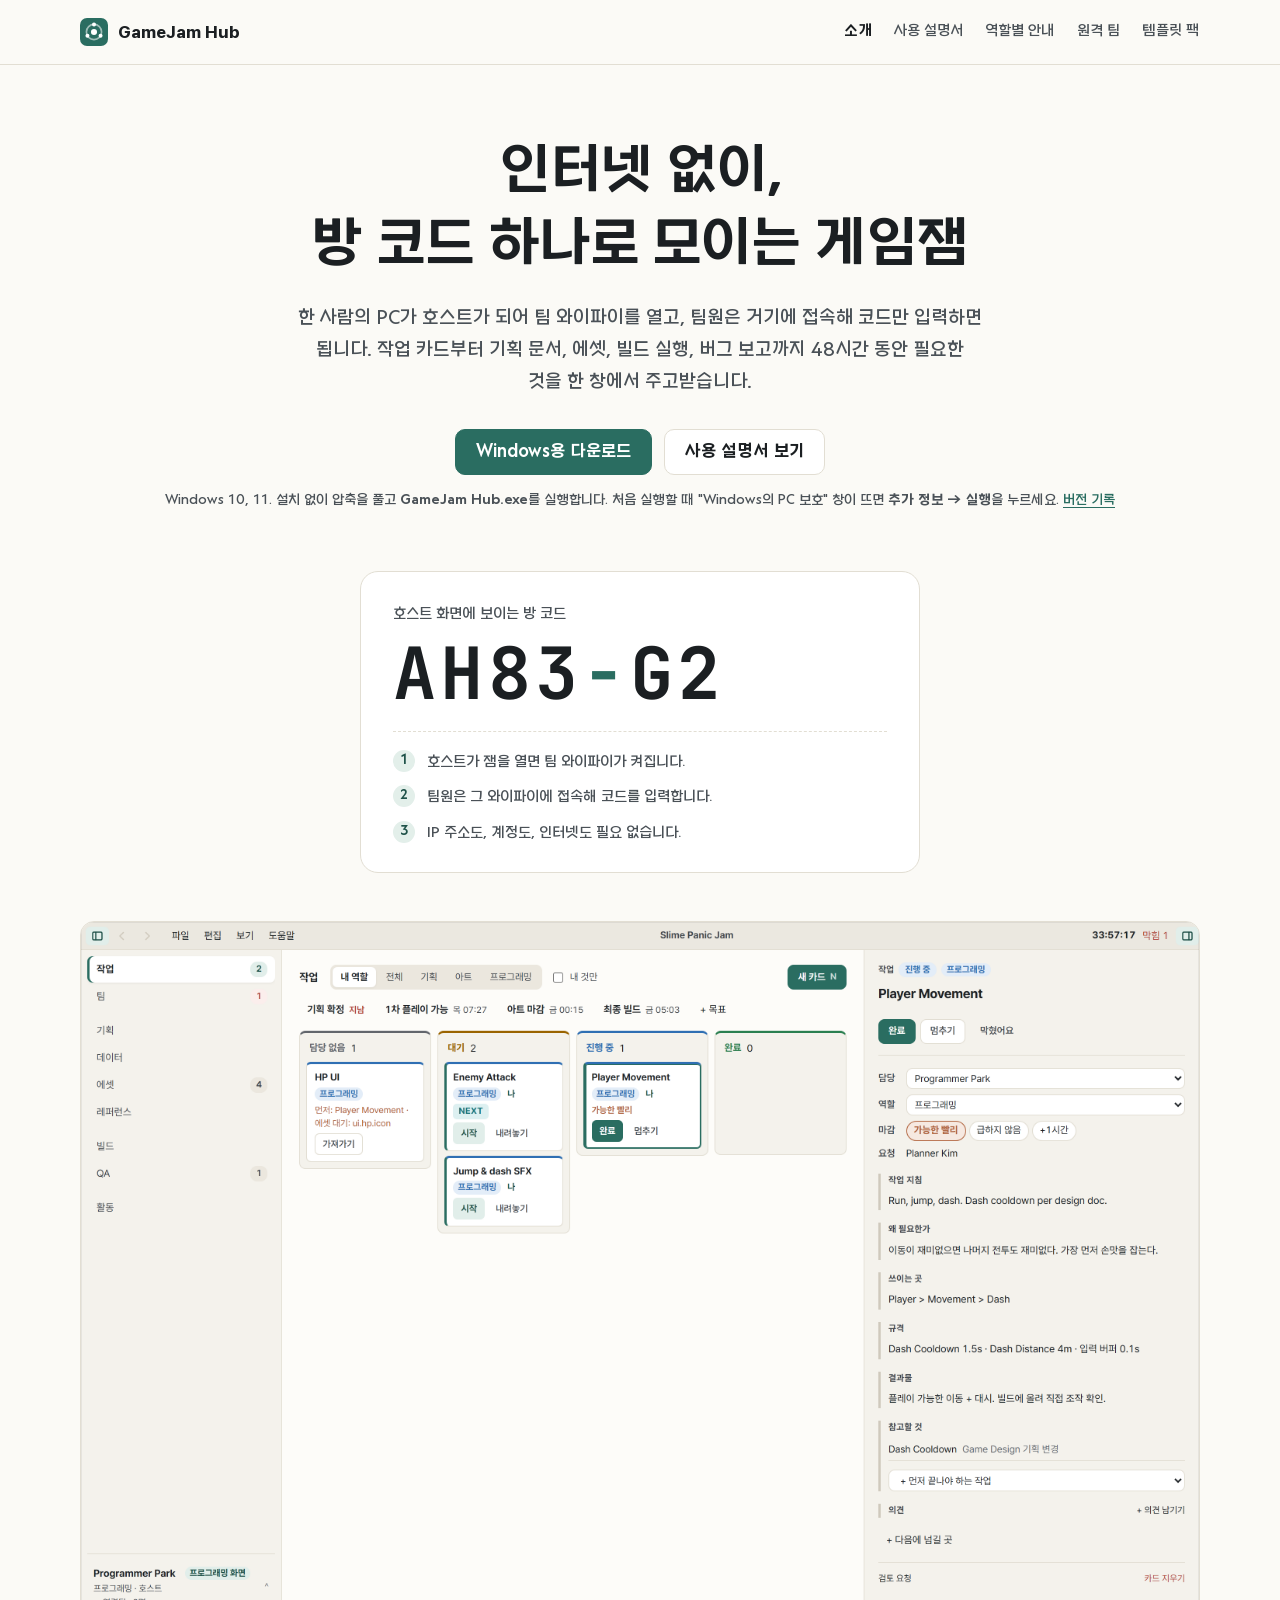
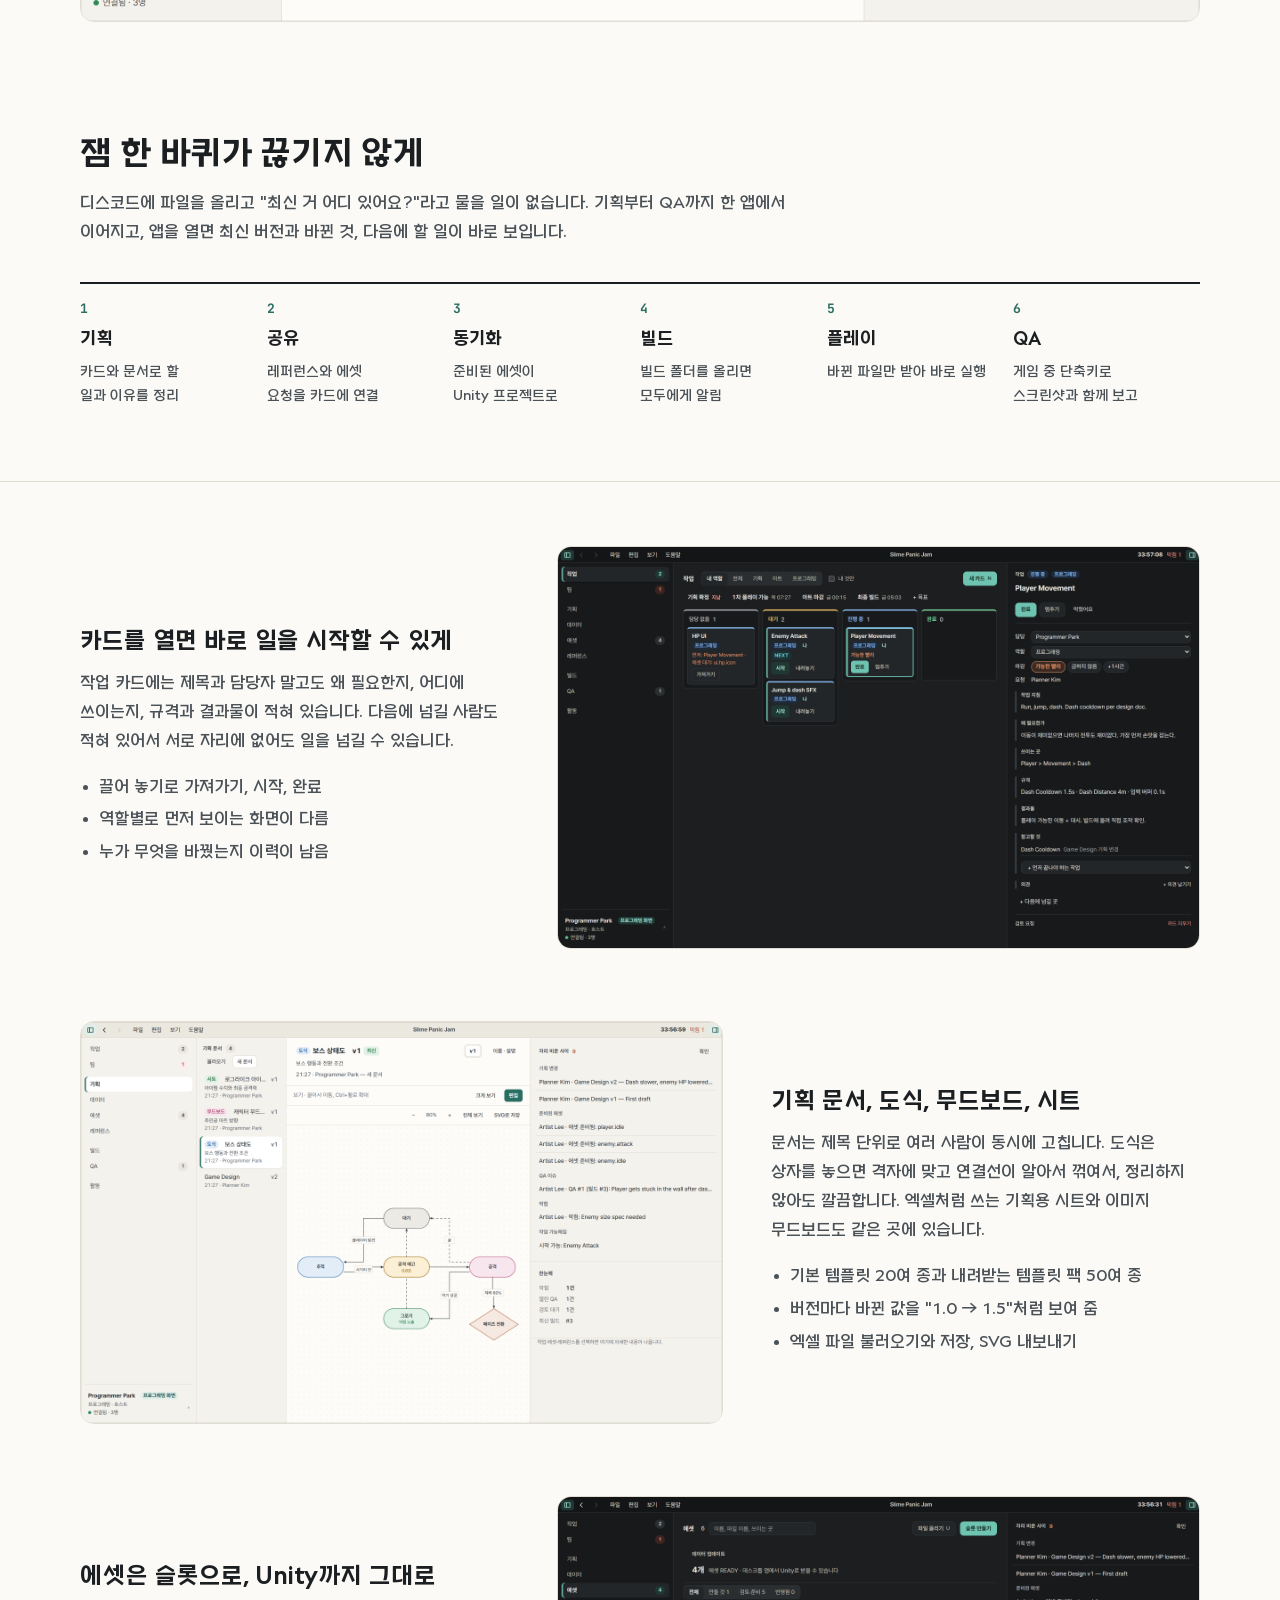
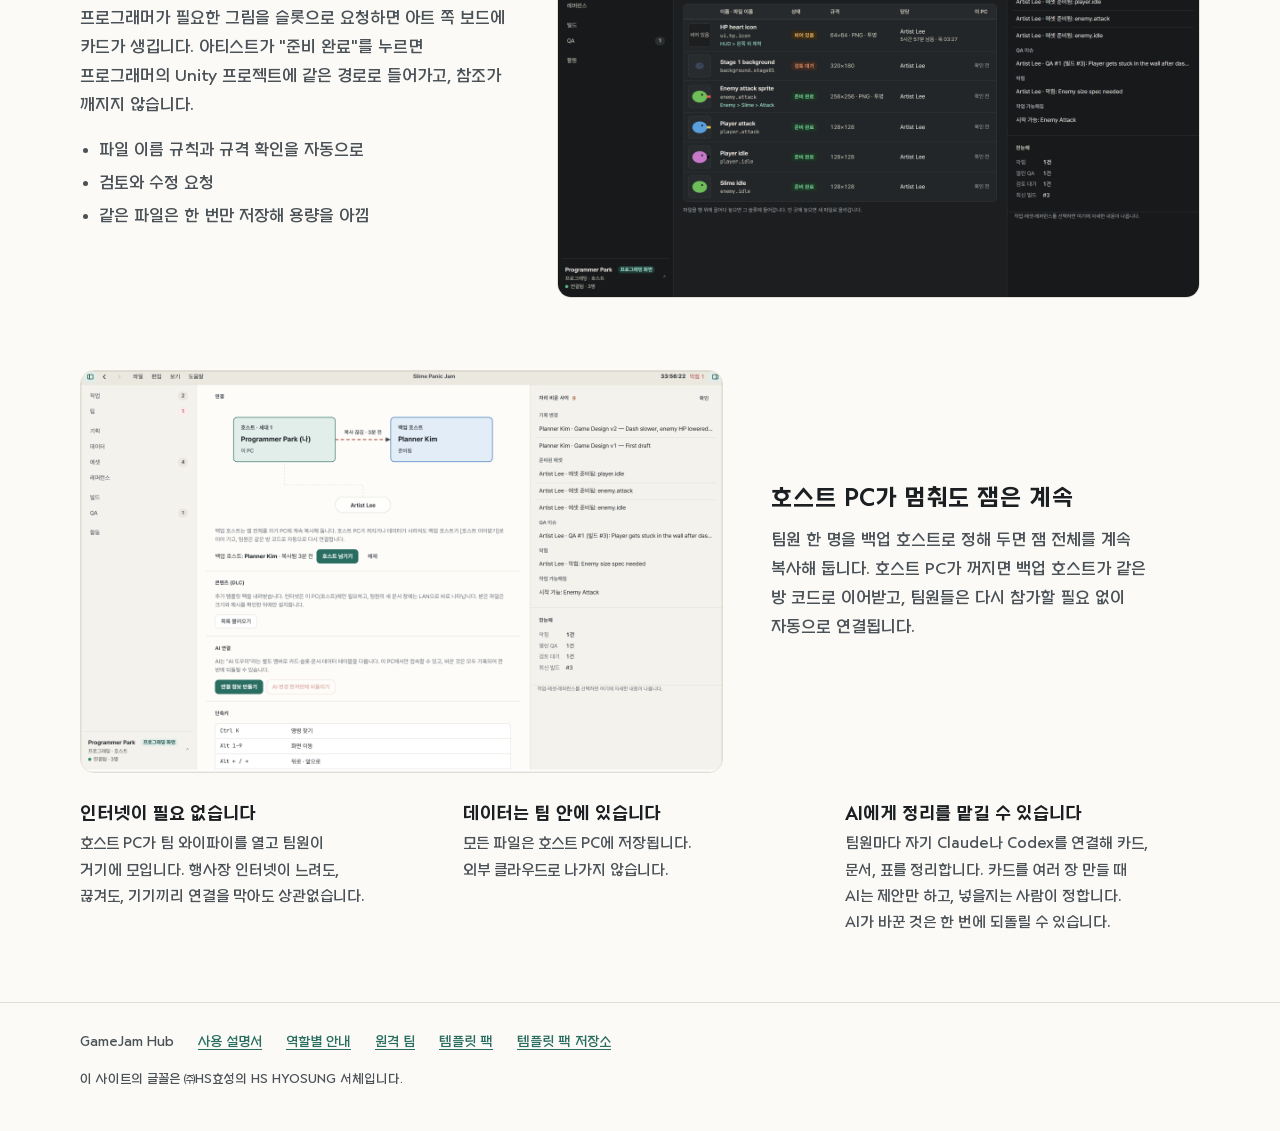
<file: index.html>
<!doctype html>
<html lang="ko">
<head>
<meta charset="utf-8">
<meta name="viewport" content="width=device-width, initial-scale=1">
<title>GameJam Hub</title>
<meta name="description" content="인터넷 없이, 호스트 PC가 연 와이파이에서 방 코드 하나로 모이는 게임잼 협업 앱. 작업 카드, 기획 문서, 에셋, Unity 동기화, 빌드 실행, QA까지 한곳에서.">
<link rel="icon" href="assets/mark.svg">
<link rel="preload" href="fonts/hs-hyosung/HS%20HYOSUNG-Medium.woff2" as="font" type="font/woff2" crossorigin>
<link rel="preload" href="fonts/hs-hyosung/HS%20HYOSUNG-Bold.woff2" as="font" type="font/woff2" crossorigin>
<link rel="stylesheet" href="fonts/fonts.css">
<link rel="stylesheet" href="style.css">
</head>
<body>
<header class="top">
  <div class="wrap">
    <a class="brand" href="./"><img src="assets/mark.svg" width="28" height="28" alt=""> GameJam Hub</a>
    <nav aria-label="사이트">
      <a href="./" aria-current="page">소개</a>
      <a href="guide.html">사용 설명서</a>
      <a href="roles.html">역할별 안내</a>
      <a href="remote.html">원격 팀</a>
      <a href="dlc.html">템플릿 팩</a>
    </nav>
  </div>
</header>

<main>
  <section class="wrap hero">
    <div>
      <h1><span class="line">인터넷 없이,</span> <span class="line">방&nbsp;코드 하나로 모이는 게임잼</span></h1>
      <p class="lede">한 사람의 PC가 호스트가 되어 팀 와이파이를 열고, 팀원은 거기에 접속해 코드만 입력하면 됩니다. 작업 카드부터 기획 문서, 에셋, 빌드 실행, 버그 보고까지 48시간 동안 필요한 것을 한 창에서 주고받습니다.</p>
      <div class="actions">
        <a class="button primary" href="https://github.com/tuiella/gamejam-hub/releases/latest/download/GameJam-Hub-Windows.zip">Windows용 다운로드</a>
        <a class="button" href="guide.html">사용 설명서 보기</a>
      </div>
      <p class="note" style="margin-top:14px">Windows 10, 11. 설치 없이 압축을 풀고 <b class="nobr">GameJam Hub.exe</b>를 실행합니다. 처음 실행할 때 "Windows의 PC 보호" 창이 뜨면 <b>추가 정보&nbsp;→ 실행</b>을 누르세요. <a href="https://github.com/tuiella/gamejam-hub/releases/latest">버전 기록</a></p>
    </div>
    <div class="ticket" aria-label="방 코드 예시">
      <div class="label">호스트 화면에 보이는 방&nbsp;코드</div>
      <div class="code">AH83<span>-</span>G2</div>
      <ol>
        <li><b>1</b>호스트가 잼을 열면 팀 와이파이가 켜집니다.</li>
        <li><b>2</b>팀원은 그 와이파이에 접속해 코드를 입력합니다.</li>
        <li><b>3</b>IP 주소도, 계정도, 인터넷도 필요 없습니다.</li>
      </ol>
    </div>
  </section>

  <div class="wrap hero-shot">
    <figure class="shot" style="margin:0">
      <img src="assets/board.png" width="2880" height="1800" alt="작업 보드: 담당 없음, 대기, 진행 중, 완료 칸과 오른쪽의 카드 상세(작업 지침, 왜 필요한가, 쓰이는 곳, 규격, 결과물)">
    </figure>
  </div>

  <section class="wrap loop">
    <h2>잼 한 바퀴가 끊기지 않게</h2>
    <p>디스코드에 파일을 올리고 "최신 거 어디 있어요?"라고 물을 일이 없습니다. 기획부터 QA까지 한 앱에서 이어지고, 앱을 열면 최신 버전과 바뀐 것, 다음에 할 일이 바로 보입니다.</p>
    <ol class="steps">
      <li><strong>기획</strong><span>카드와 문서로 할 일과 이유를 정리</span></li>
      <li><strong>공유</strong><span>레퍼런스와 에셋 요청을 카드에 연결</span></li>
      <li><strong>동기화</strong><span>준비된 에셋이 Unity 프로젝트로</span></li>
      <li><strong>빌드</strong><span>빌드 폴더를 올리면 모두에게 알림</span></li>
      <li><strong>플레이</strong><span>바뀐 파일만 받아 바로 실행</span></li>
      <li><strong>QA</strong><span>게임 중 단축키로 스크린샷과 함께 보고</span></li>
    </ol>
  </section>

  <section class="section">
    <div class="wrap">
      <div class="feature">
        <div class="text">
          <h3>카드를 열면 바로 일을 시작할 수 있게</h3>
          <p>작업 카드에는 제목과 담당자 말고도 왜 필요한지, 어디에 쓰이는지, 규격과 결과물이 적혀 있습니다. 다음에 넘길 사람도 적혀 있어서 서로 자리에 없어도 일을 넘길 수 있습니다.</p>
          <ul>
            <li>끌어 놓기로 가져가기, 시작, 완료</li>
            <li>역할별로 먼저 보이는 화면이 다름</li>
            <li>누가 무엇을 바꿨는지 이력이 남음</li>
          </ul>
        </div>
        <figure class="shot" style="margin:0"><img src="assets/board-dark.png" width="2880" height="1800" alt="다크 테마의 작업 보드" loading="lazy"></figure>
      </div>

      <div class="feature flip">
        <div class="text">
          <h3>기획 문서, 도식, 무드보드, 시트</h3>
          <p>문서는 제목 단위로 여러 사람이 동시에 고칩니다. 도식은 상자를 놓으면 격자에 맞고 연결선이 알아서 꺾여서, 정리하지 않아도 깔끔합니다. 엑셀처럼 쓰는 기획용 시트와 이미지 무드보드도 같은 곳에 있습니다.</p>
          <ul>
            <li>기본 템플릿 20여 종과 내려받는 템플릿 팩 50여 종</li>
            <li>버전마다 바뀐 값을 "1.0&nbsp;→ 1.5"처럼 보여 줌</li>
            <li>엑셀 파일 불러오기와 저장, SVG 내보내기</li>
          </ul>
        </div>
        <figure class="shot" style="margin:0"><img src="assets/diagram.png" width="2880" height="1800" alt="보스 상태도 도식: 대기, 추적, 공격 예고, 공격, 그로기, 페이즈 전환과 전환 조건" loading="lazy"></figure>
      </div>

      <div class="feature">
        <div class="text">
          <h3>에셋은 슬롯으로, Unity까지 그대로</h3>
          <p>프로그래머가 필요한 그림을 슬롯으로 요청하면 아트 쪽 보드에 카드가 생깁니다. 아티스트가 "준비 완료"를 누르면 프로그래머의 Unity 프로젝트에 같은 경로로 들어가고, 참조가 깨지지 않습니다.</p>
          <ul>
            <li>파일 이름 규칙과 규격 확인을 자동으로</li>
            <li>검토와 수정 요청</li>
            <li>같은 파일은 한 번만 저장해 용량을 아낌</li>
          </ul>
        </div>
        <figure class="shot" style="margin:0"><img src="assets/assets-dark.png" width="2880" height="1800" alt="에셋 슬롯 목록: 썸네일, 이름, 상태, 담당" loading="lazy"></figure>
      </div>

      <div class="feature flip">
        <div class="text">
          <h3>호스트 PC가 멈춰도 잼은 계속</h3>
          <p>팀원 한 명을 백업 호스트로 정해 두면 잼 전체를 계속 복사해 둡니다. 호스트 PC가 꺼지면 백업 호스트가 같은 방&nbsp;코드로 이어받고, 팀원들은 다시 참가할 필요 없이 자동으로 연결됩니다.</p>
        </div>
        <figure class="shot" style="margin:0"><img src="assets/hosting.png" width="2880" height="1800" alt="연결 화면: 호스트, 백업 호스트, 팀원과 복사 상태를 보여 주는 도식" loading="lazy"></figure>
      </div>

      <div class="facts">
        <div><h3>인터넷이 필요 없습니다</h3><p>호스트 PC가 팀 와이파이를 열고 팀원이 거기에 모입니다. 행사장 인터넷이 느려도, 끊겨도, 기기끼리 연결을 막아도 상관없습니다.</p></div>
        <div><h3>데이터는 팀 안에 있습니다</h3><p>모든 파일은 호스트 PC에 저장됩니다. 외부 클라우드로 나가지 않습니다.</p></div>
        <div><h3>AI에게 정리를 맡길 수 있습니다</h3><p>팀원마다 자기 Claude나 Codex를 연결해 카드, 문서, 표를 정리합니다. 카드를 여러 장 만들 때 AI는 제안만 하고, 넣을지는 사람이 정합니다. AI가 바꾼 것은 한 번에 되돌릴 수 있습니다.</p></div>
      </div>
    </div>
  </section>
</main>

<footer>
  <div class="wrap">
    <span>GameJam Hub</span>
    <a href="guide.html">사용 설명서</a>
    <a href="roles.html">역할별 안내</a>
    <a href="remote.html">원격 팀</a>
    <a href="dlc.html">템플릿 팩</a>
    <a href="https://github.com/tuiella/gamejam-hub-dlc">템플릿 팩 저장소</a>
    <small class="credit">이 사이트의 글꼴은 ㈜HS효성의 HS HYOSUNG 서체입니다.</small>
  </div>
</footer>
</body>
</html>
</file>
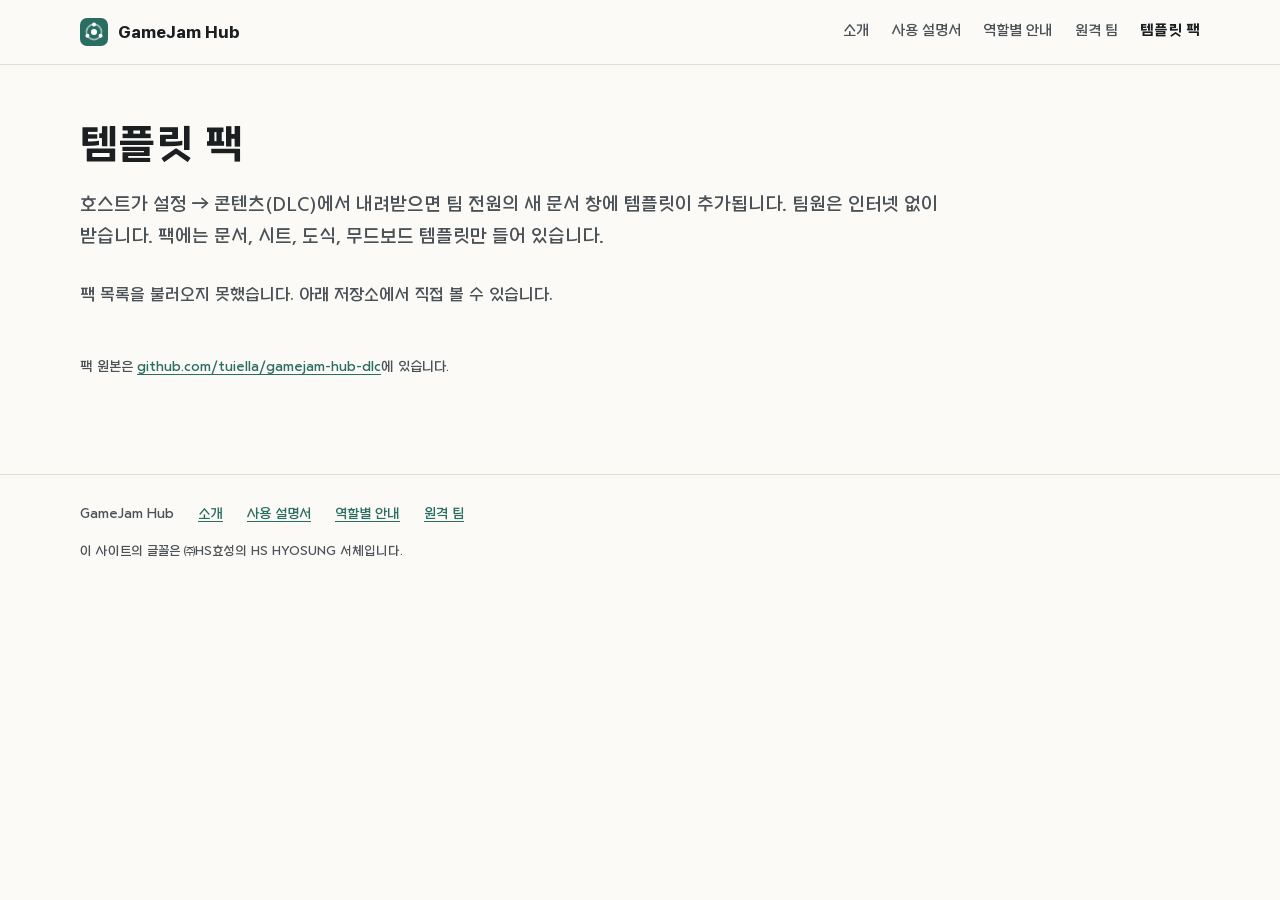
<file: dlc.html>
<!doctype html>
<html lang="ko">
<head>
<meta charset="utf-8">
<meta name="viewport" content="width=device-width, initial-scale=1">
<title>템플릿 팩 | GameJam Hub</title>
<meta name="description" content="GameJam Hub에서 내려받을 수 있는 템플릿 팩 목록: 장르별 기획서, 밸런스 표, 도식, 무드보드.">
<link rel="icon" href="assets/mark.svg">
<link rel="preload" href="fonts/hs-hyosung/HS%20HYOSUNG-Medium.woff2" as="font" type="font/woff2" crossorigin>
<link rel="preload" href="fonts/hs-hyosung/HS%20HYOSUNG-Bold.woff2" as="font" type="font/woff2" crossorigin>
<link rel="stylesheet" href="fonts/fonts.css">
<link rel="stylesheet" href="style.css">
</head>
<body>
<header class="top">
  <div class="wrap">
    <a class="brand" href="./"><img src="assets/mark.svg" width="28" height="28" alt=""> GameJam Hub</a>
    <nav aria-label="사이트">
      <a href="./">소개</a>
      <a href="guide.html">사용 설명서</a>
      <a href="roles.html">역할별 안내</a>
      <a href="remote.html">원격 팀</a>
      <a href="dlc.html" aria-current="page">템플릿 팩</a>
    </nav>
  </div>
</header>

<main class="doc">
  <div class="wrap" style="grid-template-columns:minmax(0,1fr)">
    <article style="max-width:none">
      <h1>템플릿 팩</h1>
      <p class="intro" style="max-width:var(--measure)">호스트가 설정&nbsp;→ 콘텐츠(DLC)에서 내려받으면 팀 전원의 새 문서 창에 템플릿이 추가됩니다. 팀원은 인터넷 없이 받습니다. 팩에는 문서, 시트, 도식, 무드보드 템플릿만 들어 있습니다.</p>
      <div id="packs" class="packs"><p class="loading">팩 목록을 불러오는 중입니다.</p></div>
      <p class="note" style="margin-top:28px">팩 원본은 <a href="https://github.com/tuiella/gamejam-hub-dlc">github.com/tuiella/gamejam-hub-dlc</a>에 있습니다.</p>
    </article>
  </div>
</main>

<footer>
  <div class="wrap">
    <span>GameJam Hub</span>
    <a href="./">소개</a>
    <a href="guide.html">사용 설명서</a>
    <a href="roles.html">역할별 안내</a>
    <a href="remote.html">원격 팀</a>
    <small class="credit">이 사이트의 글꼴은 ㈜HS효성의 HS HYOSUNG 서체입니다.</small>
  </div>
</footer>

<script>
// The list comes straight from the pack repository, so this page never goes out of date.
const BASE = "https://raw.githubusercontent.com/tuiella/gamejam-hub-dlc/main/";
const KIND = { md: "문서", sheet: "시트", diagram: "도식", moodboard: "무드보드" };
const el = (tag, cls, text) => { const e = document.createElement(tag); if (cls) e.className = cls; if (text != null) e.textContent = text; return e; };
(async () => {
  const box = document.getElementById("packs");
  try {
    const index = await (await fetch(BASE + "index.json")).json();
    const packs = await Promise.all(index.packs.map(async (p) => ({ ...p, body: await (await fetch(BASE + p.path)).json() })));
    box.textContent = "";
    for (const p of packs) {
      const card = el("section", "pack");
      const head = el("header");
      head.append(el("h2", null, p.name), el("span", "meta", `v${p.version} / 템플릿 ${p.templates}개`));
      card.append(head, el("p", null, p.description));
      const ul = el("ul");
      for (const t of p.body.templates) {
        const li = el("li");
        li.append(el("span", `kind ${t.kind}`, KIND[t.kind] || t.kind), el("span", null, t.name));
        if (t.hint) li.title = t.hint;
        ul.append(li);
      }
      card.append(ul);
      box.append(card);
    }
  } catch {
    box.textContent = "";
    box.append(el("p", "loading", "팩 목록을 불러오지 못했습니다. 아래 저장소에서 직접 볼 수 있습니다."));
  }
})();
</script>
</body>
</html>
</file>
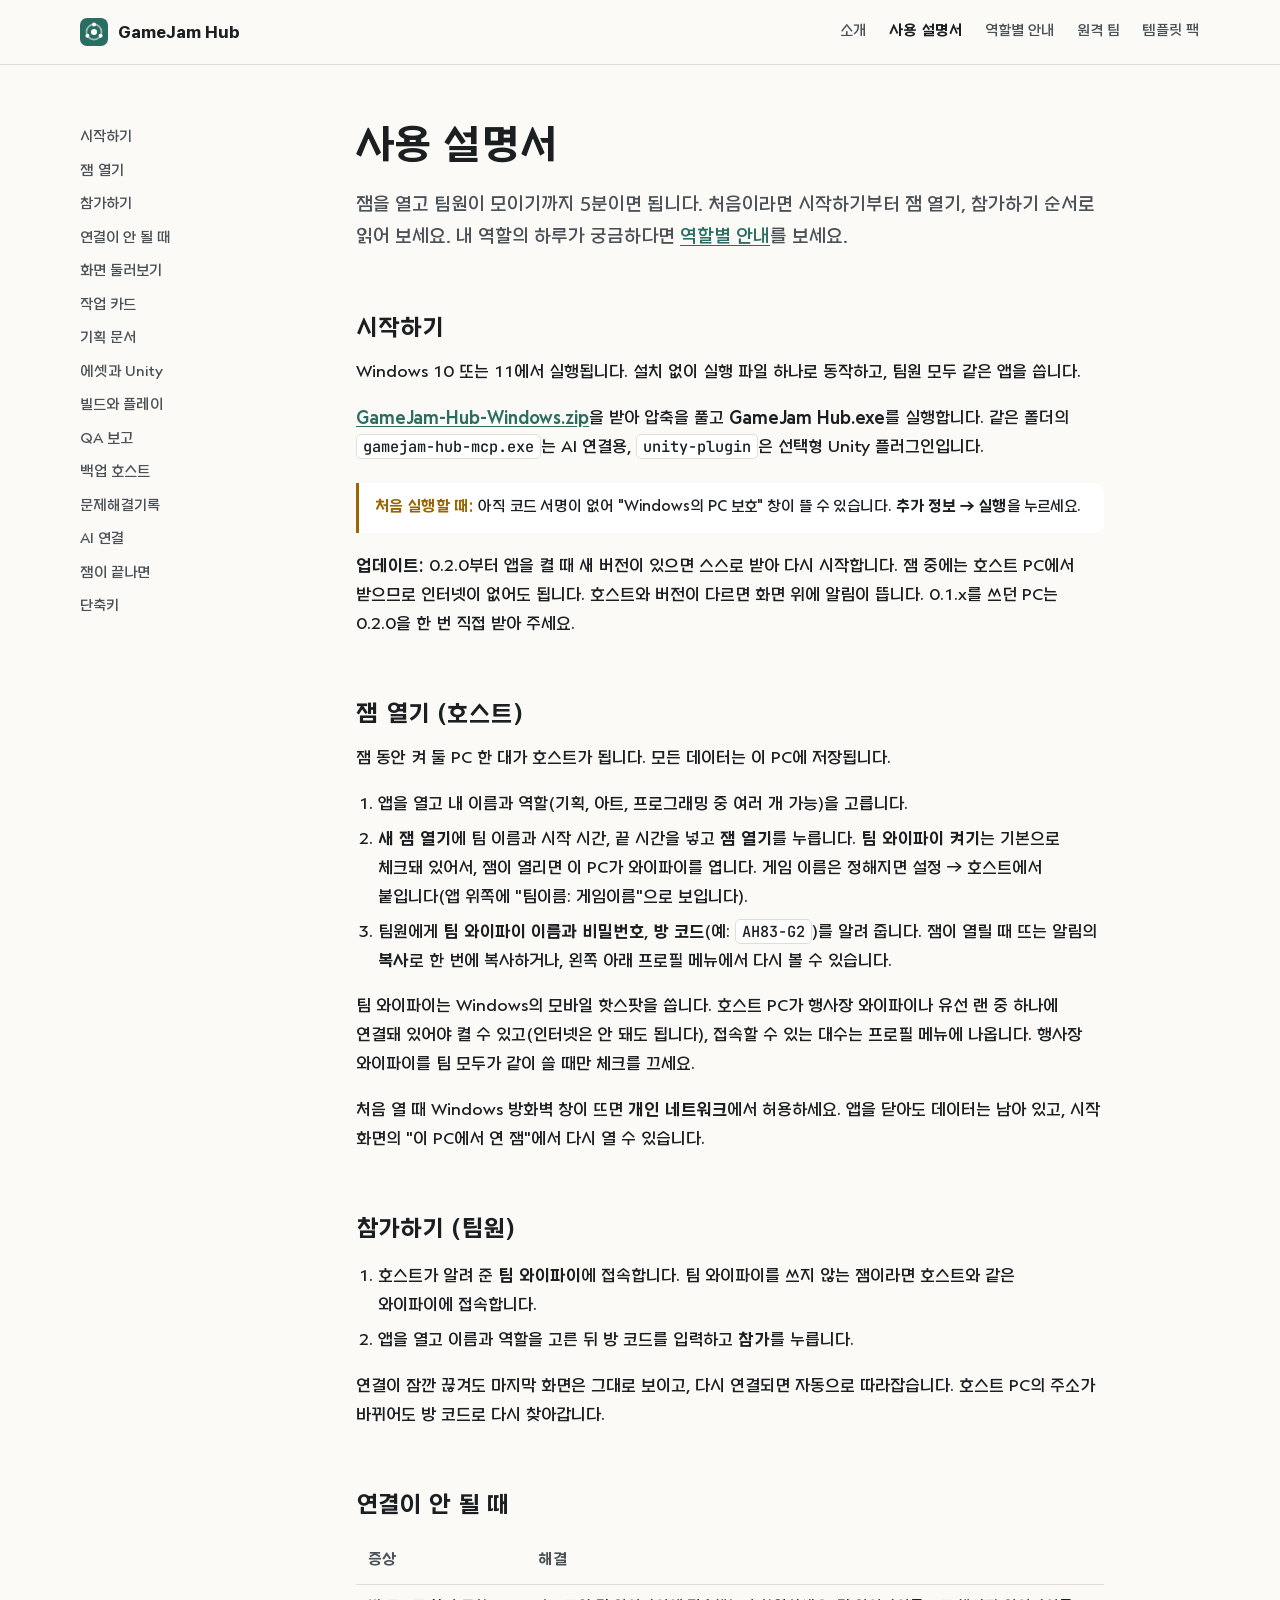
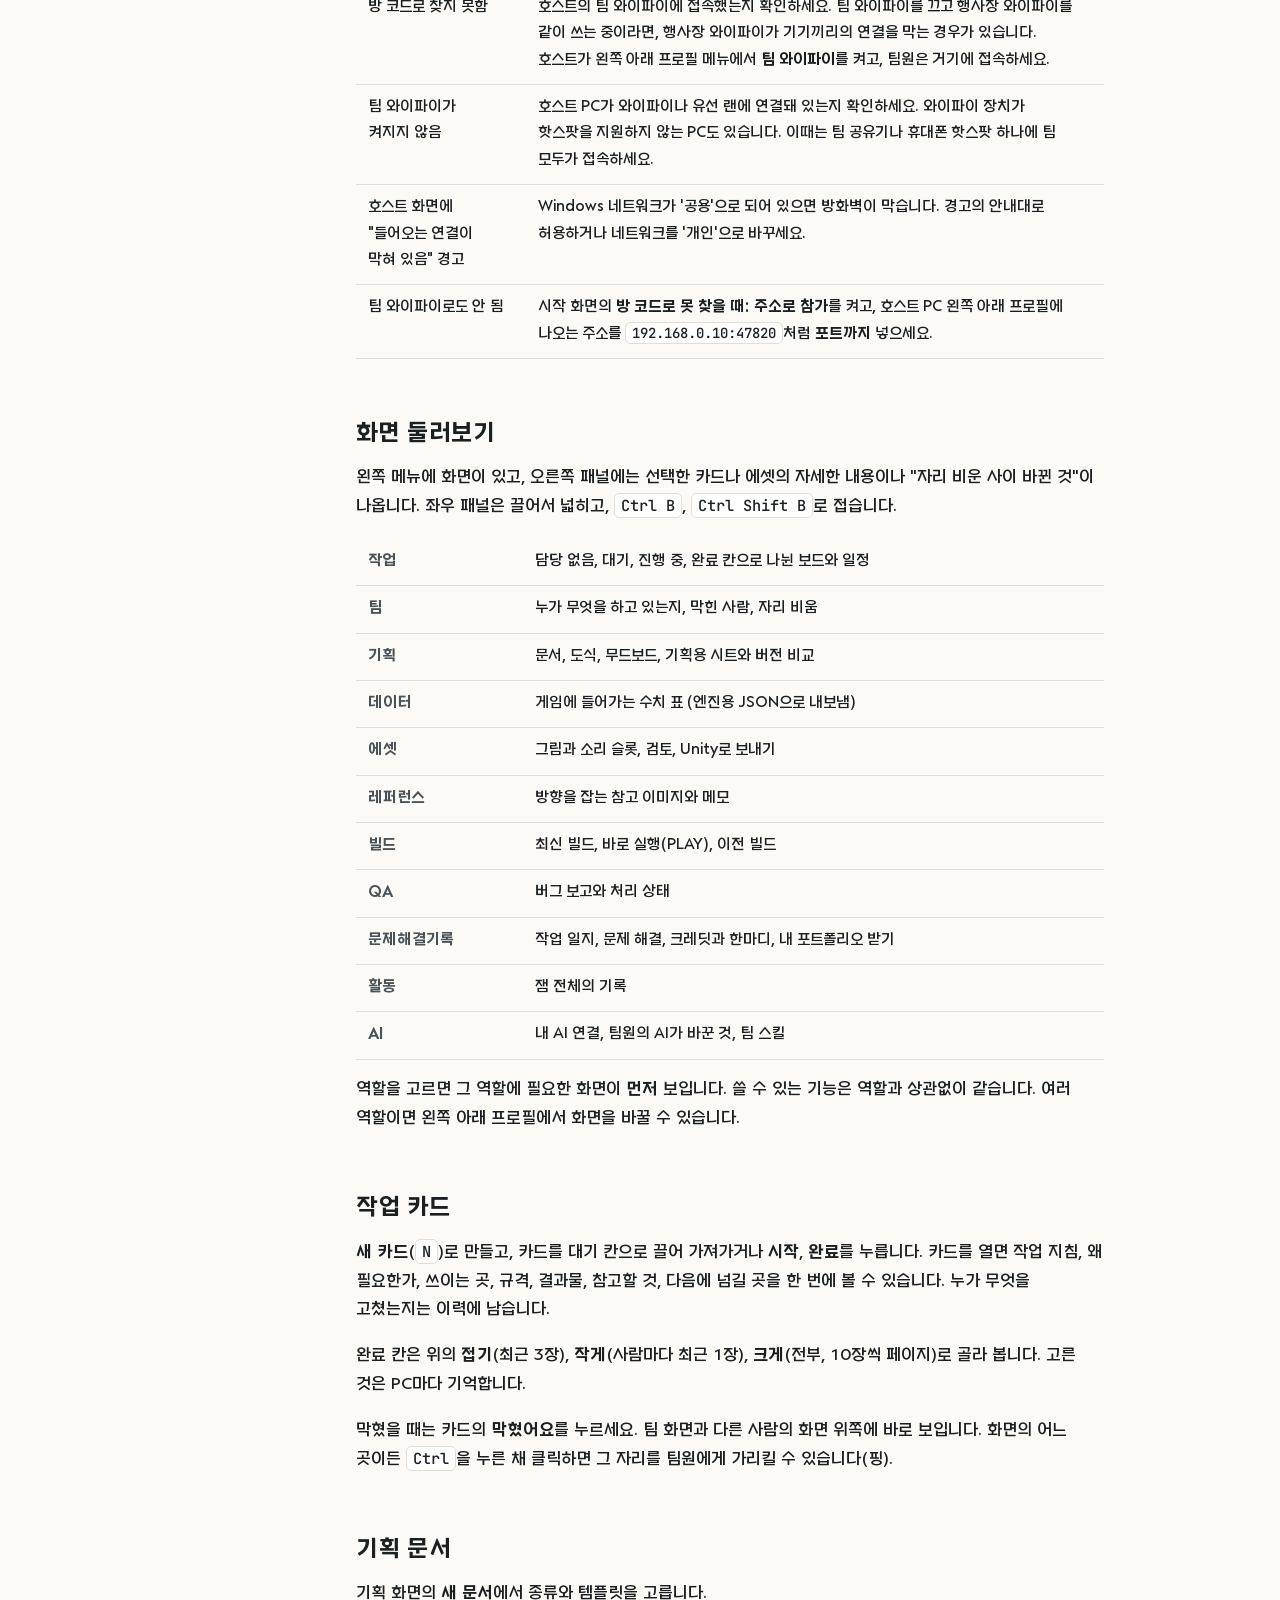
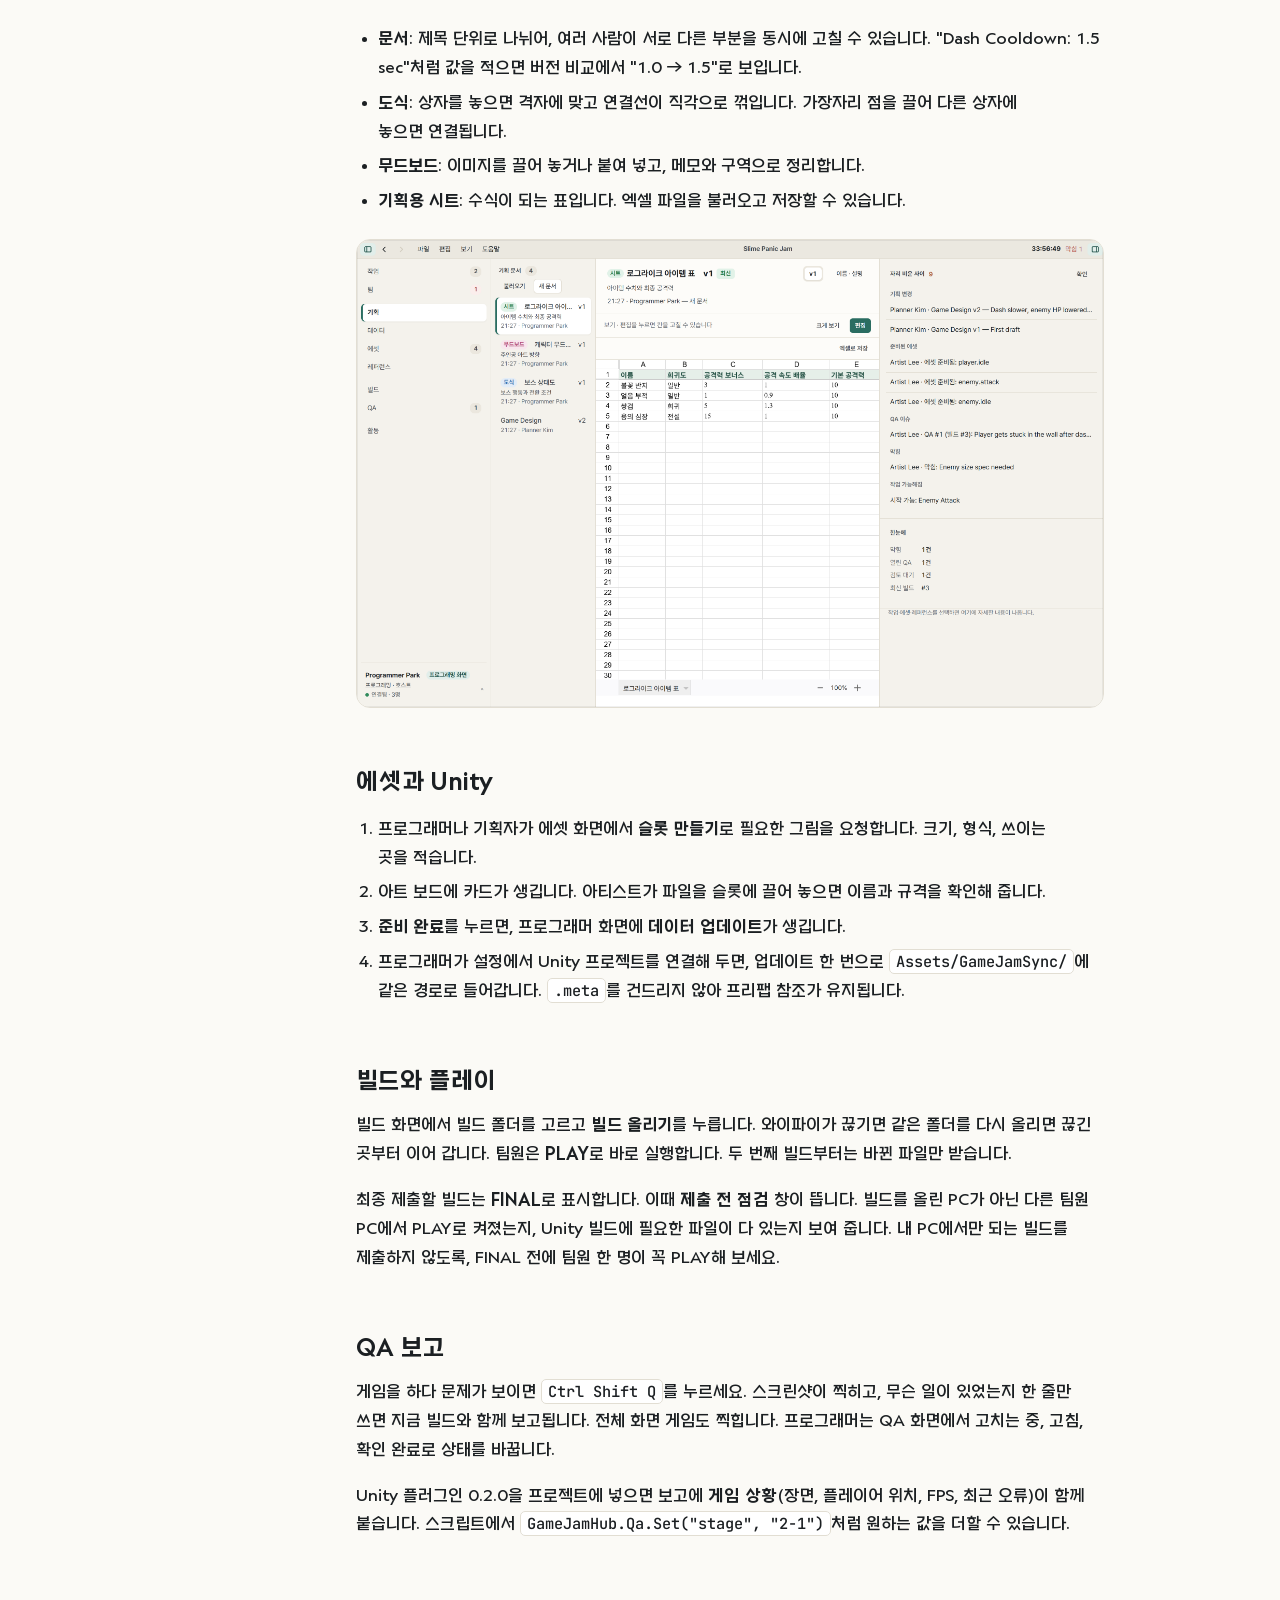
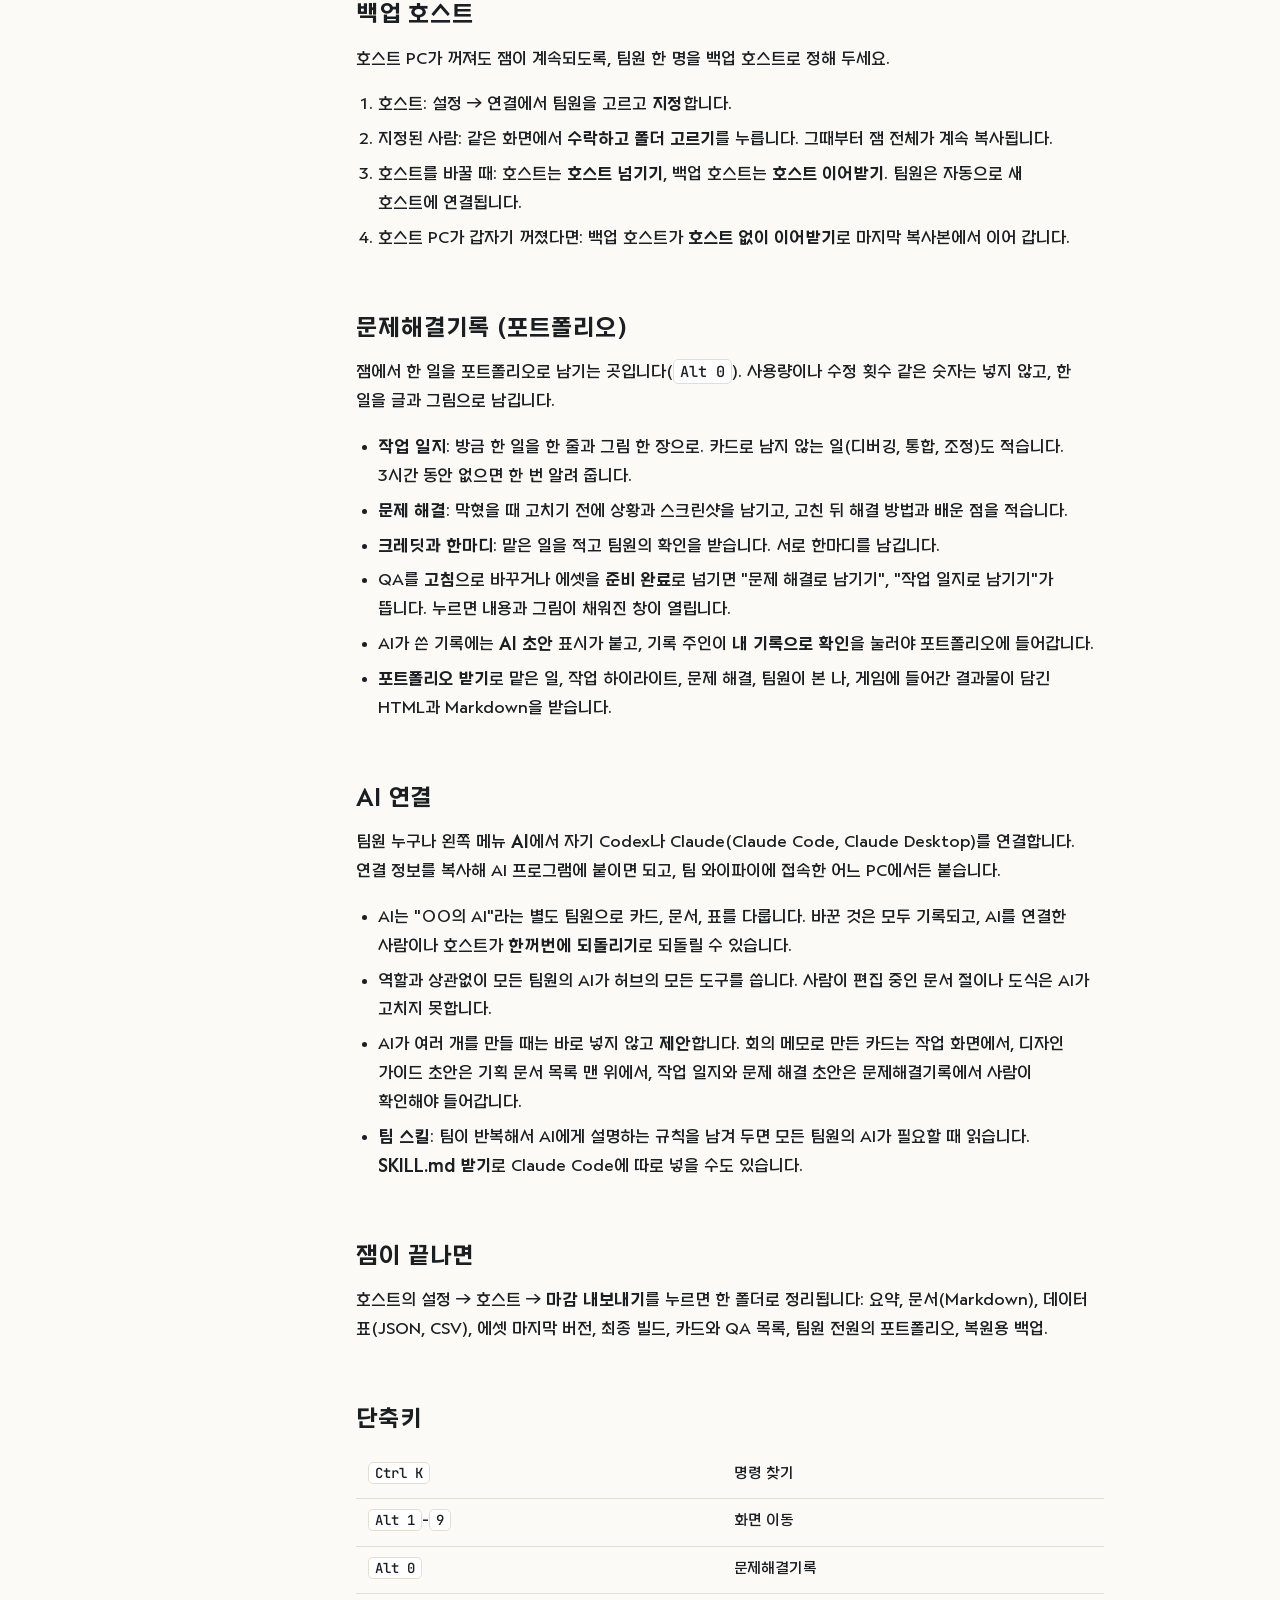
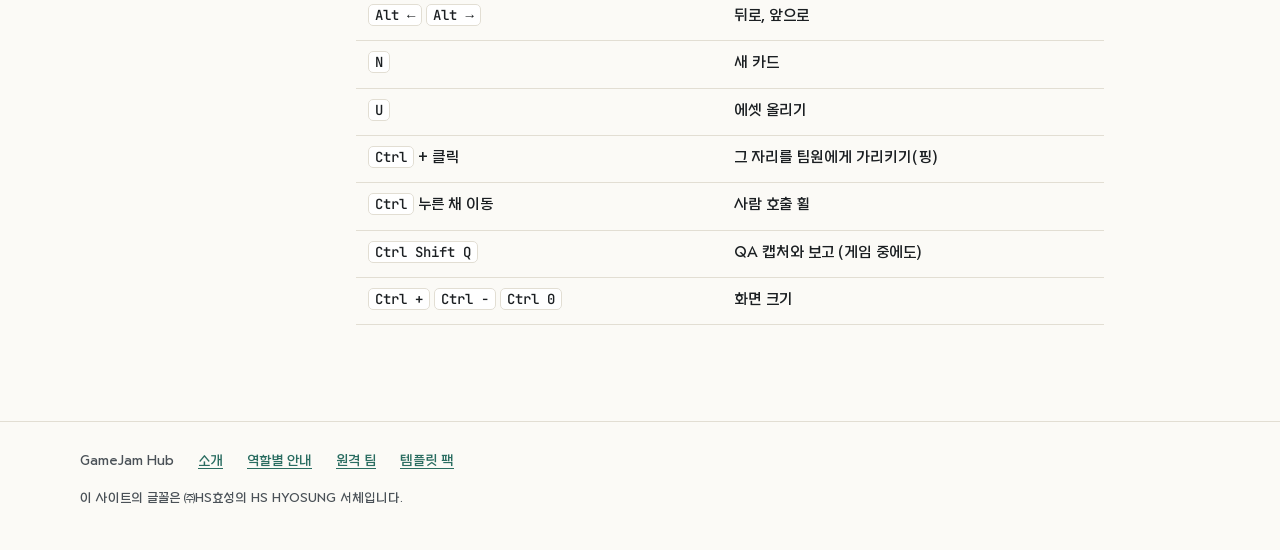
<file: guide.html>
<!doctype html>
<html lang="ko">
<head>
<meta charset="utf-8">
<meta name="viewport" content="width=device-width, initial-scale=1">
<title>사용 설명서 | GameJam Hub</title>
<meta name="description" content="GameJam Hub로 잼을 열고, 참가하고, 에셋, 빌드, QA를 주고받는 방법.">
<link rel="icon" href="assets/mark.svg">
<link rel="preload" href="fonts/hs-hyosung/HS%20HYOSUNG-Medium.woff2" as="font" type="font/woff2" crossorigin>
<link rel="preload" href="fonts/hs-hyosung/HS%20HYOSUNG-Bold.woff2" as="font" type="font/woff2" crossorigin>
<link rel="stylesheet" href="fonts/fonts.css">
<link rel="stylesheet" href="style.css">
</head>
<body>
<header class="top">
  <div class="wrap">
    <a class="brand" href="./"><img src="assets/mark.svg" width="28" height="28" alt=""> GameJam Hub</a>
    <nav aria-label="사이트">
      <a href="./">소개</a>
      <a href="guide.html" aria-current="page">사용 설명서</a>
      <a href="roles.html">역할별 안내</a>
      <a href="remote.html">원격 팀</a>
      <a href="dlc.html">템플릿 팩</a>
    </nav>
  </div>
</header>

<main class="doc">
  <div class="wrap">
    <aside aria-label="목차">
      <a href="#start">시작하기</a>
      <a href="#host">잼 열기</a>
      <a href="#join">참가하기</a>
      <a href="#network">연결이 안 될 때</a>
      <a href="#screens">화면 둘러보기</a>
      <a href="#cards">작업 카드</a>
      <a href="#docs">기획 문서</a>
      <a href="#assets">에셋과 Unity</a>
      <a href="#builds">빌드와 플레이</a>
      <a href="#qa">QA 보고</a>
      <a href="#backup">백업 호스트</a>
      <a href="#records">문제해결기록</a>
      <a href="#ai">AI 연결</a>
      <a href="#end">잼이 끝나면</a>
      <a href="#keys">단축키</a>
    </aside>
    <article>
      <h1>사용 설명서</h1>
      <p class="intro">잼을 열고 팀원이 모이기까지 5분이면 됩니다. 처음이라면 시작하기부터 잼 열기, 참가하기 순서로 읽어 보세요. 내 역할의 하루가 궁금하다면 <a href="roles.html">역할별 안내</a>를 보세요.</p>

      <h2 id="start">시작하기</h2>
      <p>Windows 10 또는 11에서 실행됩니다. 설치 없이 실행 파일 하나로 동작하고, 팀원 모두 같은 앱을 씁니다.</p>
      <p><a href="https://github.com/tuiella/gamejam-hub/releases/latest/download/GameJam-Hub-Windows.zip"><b>GameJam-Hub-Windows.zip</b></a>을 받아 압축을 풀고 <b class="nobr">GameJam Hub.exe</b>를 실행합니다. 같은 폴더의 <code>gamejam-hub-mcp.exe</code>는 AI 연결용, <code>unity-plugin</code>은 선택형 Unity 플러그인입니다.</p>
      <div class="callout"><strong>처음 실행할 때:</strong> 아직 코드 서명이 없어 "Windows의 PC 보호" 창이 뜰 수 있습니다. <b>추가 정보&nbsp;→ 실행</b>을 누르세요.</div>
      <p><b>업데이트:</b> 0.2.0부터 앱을 켤 때 새 버전이 있으면 스스로 받아 다시 시작합니다. 잼 중에는 호스트 PC에서 받으므로 인터넷이 없어도 됩니다. 호스트와 버전이 다르면 화면 위에 알림이 뜹니다. 0.1.x를 쓰던 PC는 0.2.0을 한 번 직접 받아 주세요.</p>

      <h2 id="host">잼 열기 (호스트)</h2>
      <p>잼 동안 켜 둘 PC 한 대가 호스트가 됩니다. 모든 데이터는 이 PC에 저장됩니다.</p>
      <ol>
        <li>앱을 열고 내 이름과 역할(기획, 아트, 프로그래밍 중 여러 개 가능)을 고릅니다.</li>
        <li><b>새 잼 열기</b>에 팀 이름과 시작 시간, 끝 시간을 넣고 <b>잼 열기</b>를 누릅니다. <b>팀 와이파이 켜기</b>는 기본으로 체크돼 있어서, 잼이 열리면 이 PC가 와이파이를 엽니다. 게임 이름은 정해지면 설정&nbsp;→ 호스트에서 붙입니다(앱 위쪽에 "팀이름: 게임이름"으로 보입니다).</li>
        <li>팀원에게 <b>팀 와이파이 이름과 비밀번호</b>, <b>방&nbsp;코드</b>(예: <code>AH83-G2</code>)를 알려 줍니다. 잼이 열릴 때 뜨는 알림의 <b>복사</b>로 한 번에 복사하거나, 왼쪽 아래 프로필 메뉴에서 다시 볼 수 있습니다.</li>
      </ol>
      <p>팀 와이파이는 Windows의 모바일 핫스팟을 씁니다. 호스트 PC가 행사장 와이파이나 유선 랜 중 하나에 연결돼 있어야 켤 수 있고(인터넷은 안 돼도 됩니다), 접속할 수 있는 대수는 프로필 메뉴에 나옵니다. 행사장 와이파이를 팀 모두가 같이 쓸 때만 체크를 끄세요.</p>
      <p>처음 열 때 Windows 방화벽 창이 뜨면 <b>개인 네트워크</b>에서 허용하세요. 앱을 닫아도 데이터는 남아 있고, 시작 화면의 "이 PC에서 연 잼"에서 다시 열 수 있습니다.</p>

      <h2 id="join">참가하기 (팀원)</h2>
      <ol>
        <li>호스트가 알려 준 <b>팀 와이파이</b>에 접속합니다. 팀 와이파이를 쓰지 않는 잼이라면 호스트와 같은 와이파이에 접속합니다.</li>
        <li>앱을 열고 이름과 역할을 고른 뒤 방&nbsp;코드를 입력하고 <b>참가</b>를 누릅니다.</li>
      </ol>
      <p>연결이 잠깐 끊겨도 마지막 화면은 그대로 보이고, 다시 연결되면 자동으로 따라잡습니다. 호스트 PC의 주소가 바뀌어도 방&nbsp;코드로 다시 찾아갑니다.</p>

      <h2 id="network">연결이 안 될 때</h2>
      <table>
        <thead><tr><th>증상</th><th>해결</th></tr></thead>
        <tbody>
          <tr><td>방&nbsp;코드로 찾지 못함</td><td>호스트의 팀 와이파이에 접속했는지 확인하세요. 팀 와이파이를 끄고 행사장 와이파이를 같이 쓰는 중이라면, 행사장 와이파이가 기기끼리의 연결을 막는 경우가 있습니다. 호스트가 왼쪽 아래 프로필 메뉴에서 <b>팀 와이파이</b>를 켜고, 팀원은 거기에 접속하세요.</td></tr>
          <tr><td>팀 와이파이가 켜지지 않음</td><td>호스트 PC가 와이파이나 유선 랜에 연결돼 있는지 확인하세요. 와이파이 장치가 핫스팟을 지원하지 않는 PC도 있습니다. 이때는 팀 공유기나 휴대폰 핫스팟 하나에 팀 모두가 접속하세요.</td></tr>
          <tr><td>호스트 화면에 "들어오는 연결이 막혀 있음" 경고</td><td>Windows 네트워크가 '공용'으로 되어 있으면 방화벽이 막습니다. 경고의 안내대로 허용하거나 네트워크를 '개인'으로 바꾸세요.</td></tr>
          <tr><td>팀 와이파이로도 안 됨</td><td>시작 화면의 <b>방&nbsp;코드로 못 찾을 때: 주소로 참가</b>를 켜고, 호스트 PC 왼쪽 아래 프로필에 나오는 주소를 <code>192.168.0.10:47820</code>처럼 <b>포트까지</b> 넣으세요.</td></tr>
        </tbody>
      </table>

      <h2 id="screens">화면 둘러보기</h2>
      <p>왼쪽 메뉴에 화면이 있고, 오른쪽 패널에는 선택한 카드나 에셋의 자세한 내용이나 "자리 비운 사이 바뀐 것"이 나옵니다. 좌우 패널은 끌어서 넓히고, <kbd>Ctrl B</kbd>, <kbd>Ctrl Shift B</kbd>로 접습니다.</p>
      <table>
        <tbody>
          <tr><th>작업</th><td>담당 없음, 대기, 진행 중, 완료 칸으로 나뉜 보드와 일정</td></tr>
          <tr><th>팀</th><td>누가 무엇을 하고 있는지, 막힌 사람, 자리 비움</td></tr>
          <tr><th>기획</th><td>문서, 도식, 무드보드, 기획용 시트와 버전 비교</td></tr>
          <tr><th>데이터</th><td>게임에 들어가는 수치 표 (엔진용 JSON으로 내보냄)</td></tr>
          <tr><th>에셋</th><td>그림과 소리 슬롯, 검토, Unity로 보내기</td></tr>
          <tr><th>레퍼런스</th><td>방향을 잡는 참고 이미지와 메모</td></tr>
          <tr><th>빌드</th><td>최신 빌드, 바로 실행(PLAY), 이전 빌드</td></tr>
          <tr><th>QA</th><td>버그 보고와 처리 상태</td></tr>
          <tr><th>문제해결기록</th><td>작업 일지, 문제 해결, 크레딧과 한마디, 내 포트폴리오 받기</td></tr>
          <tr><th>활동</th><td>잼 전체의 기록</td></tr>
          <tr><th>AI</th><td>내 AI 연결, 팀원의 AI가 바꾼 것, 팀 스킬</td></tr>
        </tbody>
      </table>
      <p>역할을 고르면 그 역할에 필요한 화면이 <b>먼저</b> 보입니다. 쓸 수 있는 기능은 역할과 상관없이 같습니다. 여러 역할이면 왼쪽 아래 프로필에서 화면을 바꿀 수 있습니다.</p>

      <h2 id="cards">작업 카드</h2>
      <p><b>새 카드</b>(<kbd>N</kbd>)로 만들고, 카드를 대기 칸으로 끌어 가져가거나 <b>시작</b>, <b>완료</b>를 누릅니다. 카드를 열면 작업 지침, 왜 필요한가, 쓰이는 곳, 규격, 결과물, 참고할 것, 다음에 넘길 곳을 한 번에 볼 수 있습니다. 누가 무엇을 고쳤는지는 이력에 남습니다.</p>
      <p>완료 칸은 위의 <b>접기</b>(최근 3장), <b>작게</b>(사람마다 최근 1장), <b>크게</b>(전부, 10장씩 페이지)로 골라 봅니다. 고른 것은 PC마다 기억합니다.</p>
      <p>막혔을 때는 카드의 <b>막혔어요</b>를 누르세요. 팀 화면과 다른 사람의 화면 위쪽에 바로 보입니다. 화면의 어느 곳이든 <kbd>Ctrl</kbd>을 누른 채 클릭하면 그 자리를 팀원에게 가리킬 수 있습니다(핑).</p>

      <h2 id="docs">기획 문서</h2>
      <p>기획 화면의 <b>새 문서</b>에서 종류와 템플릿을 고릅니다.</p>
      <ul>
        <li><b>문서</b>: 제목 단위로 나뉘어, 여러 사람이 서로 다른 부분을 동시에 고칠 수 있습니다. "Dash Cooldown: 1.5 sec"처럼 값을 적으면 버전 비교에서 "1.0&nbsp;→ 1.5"로 보입니다.</li>
        <li><b>도식</b>: 상자를 놓으면 격자에 맞고 연결선이 직각으로 꺾입니다. 가장자리 점을 끌어 다른 상자에 놓으면 연결됩니다.</li>
        <li><b>무드보드</b>: 이미지를 끌어 놓거나 붙여 넣고, 메모와 구역으로 정리합니다.</li>
        <li><b>기획용 시트</b>: 수식이 되는 표입니다. 엑셀 파일을 불러오고 저장할 수 있습니다.</li>
      </ul>
      <figure class="shot"><img src="assets/sheet.png" width="2880" height="1800" alt="기획용 시트: 로그라이크 아이템 표" loading="lazy"></figure>

      <h2 id="assets">에셋과 Unity</h2>
      <ol>
        <li>프로그래머나 기획자가 에셋 화면에서 <b>슬롯 만들기</b>로 필요한 그림을 요청합니다. 크기, 형식, 쓰이는 곳을 적습니다.</li>
        <li>아트 보드에 카드가 생깁니다. 아티스트가 파일을 슬롯에 끌어 놓으면 이름과 규격을 확인해 줍니다.</li>
        <li><b>준비 완료</b>를 누르면, 프로그래머 화면에 <b>데이터 업데이트</b>가 생깁니다.</li>
        <li>프로그래머가 설정에서 Unity 프로젝트를 연결해 두면, 업데이트 한 번으로 <code>Assets/GameJamSync/</code>에 같은 경로로 들어갑니다. <code>.meta</code>를 건드리지 않아 프리팹 참조가 유지됩니다.</li>
      </ol>

      <h2 id="builds">빌드와 플레이</h2>
      <p>빌드 화면에서 빌드 폴더를 고르고 <b>빌드 올리기</b>를 누릅니다. 와이파이가 끊기면 같은 폴더를 다시 올리면 끊긴 곳부터 이어 갑니다. 팀원은 <b>PLAY</b>로 바로 실행합니다. 두 번째 빌드부터는 바뀐 파일만 받습니다.</p>
      <p>최종 제출할 빌드는 <b>FINAL</b>로 표시합니다. 이때 <b>제출 전 점검</b> 창이 뜹니다. 빌드를 올린 PC가 아닌 다른 팀원 PC에서 PLAY로 켜졌는지, Unity 빌드에 필요한 파일이 다 있는지 보여 줍니다. 내 PC에서만 되는 빌드를 제출하지 않도록, FINAL 전에 팀원 한 명이 꼭 PLAY해 보세요.</p>

      <h2 id="qa">QA 보고</h2>
      <p>게임을 하다 문제가 보이면 <kbd>Ctrl Shift Q</kbd>를 누르세요. 스크린샷이 찍히고, 무슨 일이 있었는지 한 줄만 쓰면 지금 빌드와 함께 보고됩니다. 전체 화면 게임도 찍힙니다. 프로그래머는 QA 화면에서 고치는 중, 고침, 확인 완료로 상태를 바꿉니다.</p>
      <p>Unity 플러그인 0.2.0을 프로젝트에 넣으면 보고에 <b>게임 상황</b>(장면, 플레이어 위치, FPS, 최근 오류)이 함께 붙습니다. 스크립트에서 <code>GameJamHub.Qa.Set("stage", "2-1")</code>처럼 원하는 값을 더할 수 있습니다.</p>

      <h2 id="backup">백업 호스트</h2>
      <p>호스트 PC가 꺼져도 잼이 계속되도록, 팀원 한 명을 백업 호스트로 정해 두세요.</p>
      <ol>
        <li>호스트: 설정&nbsp;→ 연결에서 팀원을 고르고 <b>지정</b>합니다.</li>
        <li>지정된 사람: 같은 화면에서 <b>수락하고 폴더 고르기</b>를 누릅니다. 그때부터 잼 전체가 계속 복사됩니다.</li>
        <li>호스트를 바꿀 때: 호스트는 <b>호스트 넘기기</b>, 백업 호스트는 <b>호스트 이어받기</b>. 팀원은 자동으로 새 호스트에 연결됩니다.</li>
        <li>호스트 PC가 갑자기 꺼졌다면: 백업 호스트가 <b>호스트 없이 이어받기</b>로 마지막 복사본에서 이어 갑니다.</li>
      </ol>

      <h2 id="records">문제해결기록 (포트폴리오)</h2>
      <p>잼에서 한 일을 포트폴리오로 남기는 곳입니다(<kbd>Alt 0</kbd>). 사용량이나 수정 횟수 같은 숫자는 넣지 않고, 한 일을 글과 그림으로 남깁니다.</p>
      <ul>
        <li><b>작업 일지</b>: 방금 한 일을 한 줄과 그림 한 장으로. 카드로 남지 않는 일(디버깅, 통합, 조정)도 적습니다. 3시간 동안 없으면 한 번 알려 줍니다.</li>
        <li><b>문제 해결</b>: 막혔을 때 고치기 전에 상황과 스크린샷을 남기고, 고친 뒤 해결 방법과 배운 점을 적습니다.</li>
        <li><b>크레딧과 한마디</b>: 맡은 일을 적고 팀원의 확인을 받습니다. 서로 한마디를 남깁니다.</li>
        <li>QA를 <b>고침</b>으로 바꾸거나 에셋을 <b>준비 완료</b>로 넘기면 "문제 해결로 남기기", "작업 일지로 남기기"가 뜹니다. 누르면 내용과 그림이 채워진 창이 열립니다.</li>
        <li>AI가 쓴 기록에는 <b>AI 초안</b> 표시가 붙고, 기록 주인이 <b>내 기록으로 확인</b>을 눌러야 포트폴리오에 들어갑니다.</li>
        <li><b>포트폴리오 받기</b>로 맡은 일, 작업 하이라이트, 문제 해결, 팀원이 본 나, 게임에 들어간 결과물이 담긴 HTML과 Markdown을 받습니다.</li>
      </ul>

      <h2 id="ai">AI 연결</h2>
      <p>팀원 누구나 왼쪽 메뉴 <b>AI</b>에서 자기 Codex나 Claude(Claude Code, Claude Desktop)를 연결합니다. 연결 정보를 복사해 AI 프로그램에 붙이면 되고, 팀 와이파이에 접속한 어느 PC에서든 붙습니다.</p>
      <ul>
        <li>AI는 "○○의 AI"라는 별도 팀원으로 카드, 문서, 표를 다룹니다. 바꾼 것은 모두 기록되고, AI를 연결한 사람이나 호스트가 <b>한꺼번에 되돌리기</b>로 되돌릴 수 있습니다.</li>
        <li>역할과 상관없이 모든 팀원의 AI가 허브의 모든 도구를 씁니다. 사람이 편집 중인 문서 절이나 도식은 AI가 고치지 못합니다.</li>
        <li>AI가 여러 개를 만들 때는 바로 넣지 않고 <b>제안</b>합니다. 회의 메모로 만든 카드는 작업 화면에서, 디자인 가이드 초안은 기획 문서 목록 맨 위에서, 작업 일지와 문제 해결 초안은 문제해결기록에서 사람이 확인해야 들어갑니다.</li>
        <li><b>팀 스킬</b>: 팀이 반복해서 AI에게 설명하는 규칙을 남겨 두면 모든 팀원의 AI가 필요할 때 읽습니다. <b>SKILL.md 받기</b>로 Claude Code에 따로 넣을 수도 있습니다.</li>
      </ul>

      <h2 id="end">잼이 끝나면</h2>
      <p>호스트의 설정&nbsp;→ 호스트&nbsp;→ <b>마감 내보내기</b>를 누르면 한 폴더로 정리됩니다: 요약, 문서(Markdown), 데이터 표(JSON, CSV), 에셋 마지막 버전, 최종 빌드, 카드와 QA 목록, 팀원 전원의 포트폴리오, 복원용 백업.</p>

      <h2 id="keys">단축키</h2>
      <table>
        <tbody>
          <tr><td><kbd>Ctrl K</kbd></td><td>명령 찾기</td></tr>
          <tr><td><kbd>Alt 1</kbd>–<kbd>9</kbd></td><td>화면 이동</td></tr>
          <tr><td><kbd>Alt 0</kbd></td><td>문제해결기록</td></tr>
          <tr><td><kbd>Alt ←</kbd> <kbd>Alt →</kbd></td><td>뒤로, 앞으로</td></tr>
          <tr><td><kbd>N</kbd></td><td>새 카드</td></tr>
          <tr><td><kbd>U</kbd></td><td>에셋 올리기</td></tr>
          <tr><td><kbd>Ctrl</kbd> + 클릭</td><td>그 자리를 팀원에게 가리키기(핑)</td></tr>
          <tr><td><kbd>Ctrl</kbd> 누른 채 이동</td><td>사람 호출 휠</td></tr>
          <tr><td><kbd>Ctrl Shift Q</kbd></td><td>QA 캡처와 보고 <span class="nobr">(게임 중에도)</span></td></tr>
          <tr><td><kbd>Ctrl +</kbd> <kbd>Ctrl −</kbd> <kbd>Ctrl 0</kbd></td><td>화면 크기</td></tr>
        </tbody>
      </table>
    </article>
  </div>
</main>

<footer>
  <div class="wrap">
    <span>GameJam Hub</span>
    <a href="./">소개</a>
    <a href="roles.html">역할별 안내</a>
    <a href="remote.html">원격 팀</a>
    <a href="dlc.html">템플릿 팩</a>
    <small class="credit">이 사이트의 글꼴은 ㈜HS효성의 HS HYOSUNG 서체입니다.</small>
  </div>
</footer>
</body>
</html>
</file>
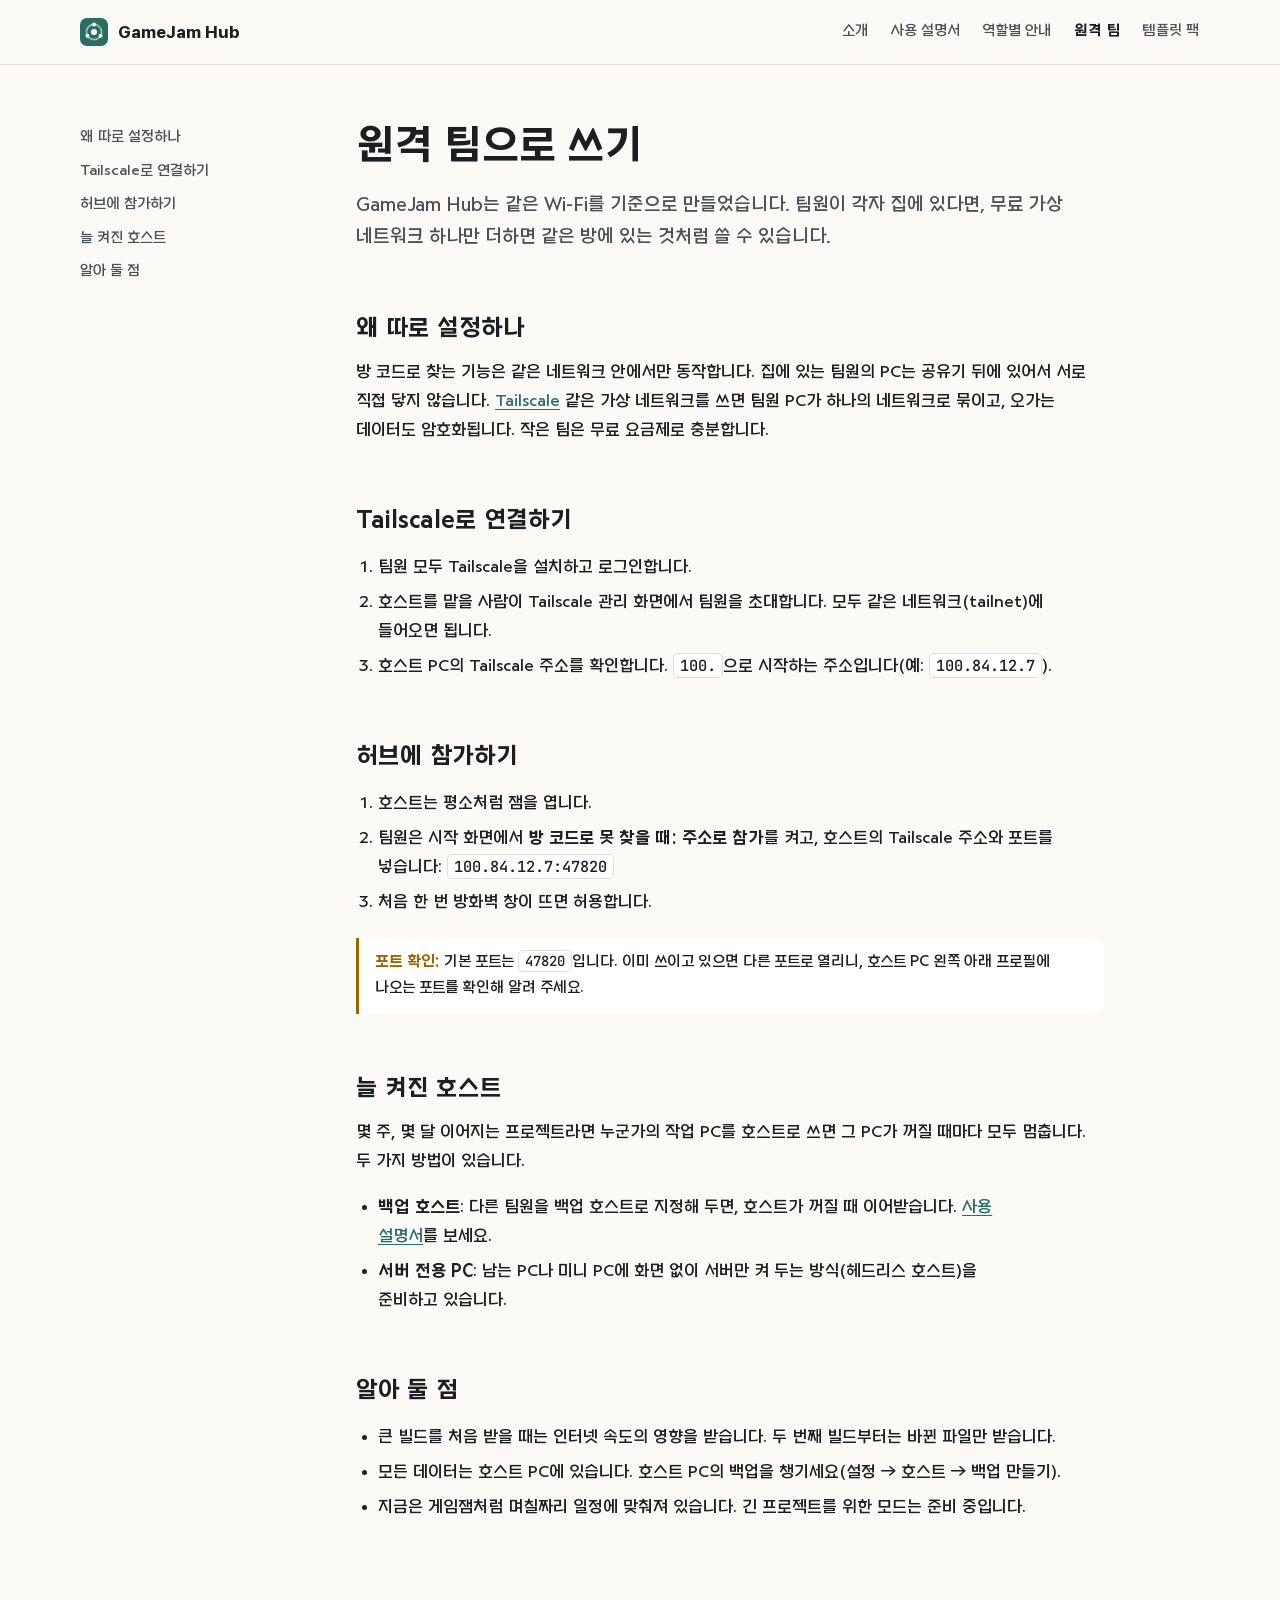
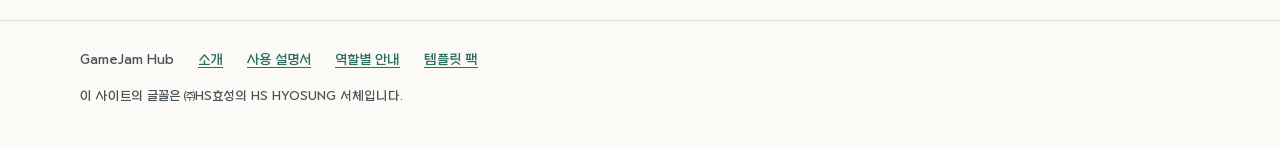
<file: remote.html>
<!doctype html>
<html lang="ko">
<head>
<meta charset="utf-8">
<meta name="viewport" content="width=device-width, initial-scale=1">
<title>원격 팀 | GameJam Hub</title>
<meta name="description" content="서로 다른 네트워크에 있는 팀이 Tailscale로 GameJam Hub를 함께 쓰는 방법.">
<link rel="icon" href="assets/mark.svg">
<link rel="preload" href="fonts/hs-hyosung/HS%20HYOSUNG-Medium.woff2" as="font" type="font/woff2" crossorigin>
<link rel="preload" href="fonts/hs-hyosung/HS%20HYOSUNG-Bold.woff2" as="font" type="font/woff2" crossorigin>
<link rel="stylesheet" href="fonts/fonts.css">
<link rel="stylesheet" href="style.css">
</head>
<body>
<header class="top">
  <div class="wrap">
    <a class="brand" href="./"><img src="assets/mark.svg" width="28" height="28" alt=""> GameJam Hub</a>
    <nav aria-label="사이트">
      <a href="./">소개</a>
      <a href="guide.html">사용 설명서</a>
      <a href="roles.html">역할별 안내</a>
      <a href="remote.html" aria-current="page">원격 팀</a>
      <a href="dlc.html">템플릿 팩</a>
    </nav>
  </div>
</header>

<main class="doc">
  <div class="wrap">
    <aside aria-label="목차">
      <a href="#why">왜 따로 설정하나</a>
      <a href="#setup">Tailscale로 연결하기</a>
      <a href="#join">허브에 참가하기</a>
      <a href="#always">늘 켜진 호스트</a>
      <a href="#limits">알아 둘 점</a>
    </aside>
    <article>
      <h1>원격 팀으로 쓰기</h1>
      <p class="intro">GameJam Hub는 같은 Wi-Fi를 기준으로 만들었습니다. 팀원이 각자 집에 있다면, 무료 가상 네트워크 하나만 더하면 같은 방에 있는 것처럼 쓸 수 있습니다.</p>

      <h2 id="why">왜 따로 설정하나</h2>
      <p>방&nbsp;코드로 찾는 기능은 같은 네트워크 안에서만 동작합니다. 집에 있는 팀원의 PC는 공유기 뒤에 있어서 서로 직접 닿지 않습니다. <a href="https://tailscale.com/">Tailscale</a> 같은 가상 네트워크를 쓰면 팀원 PC가 하나의 네트워크로 묶이고, 오가는 데이터도 암호화됩니다. 작은 팀은 무료 요금제로 충분합니다.</p>

      <h2 id="setup">Tailscale로 연결하기</h2>
      <ol>
        <li>팀원 모두 Tailscale을 설치하고 로그인합니다.</li>
        <li>호스트를 맡을 사람이 Tailscale 관리 화면에서 팀원을 초대합니다. 모두 같은 네트워크(tailnet)에 들어오면 됩니다.</li>
        <li>호스트 PC의 Tailscale 주소를 확인합니다. <code>100.</code>으로 시작하는 주소입니다(예: <code>100.84.12.7</code>).</li>
      </ol>

      <h2 id="join">허브에 참가하기</h2>
      <ol>
        <li>호스트는 평소처럼 잼을 엽니다.</li>
        <li>팀원은 시작 화면에서 <b>방&nbsp;코드로 못 찾을 때: 주소로 참가</b>를 켜고, 호스트의 Tailscale 주소와 포트를 넣습니다: <code>100.84.12.7:47820</code></li>
        <li>처음 한 번 방화벽 창이 뜨면 허용합니다.</li>
      </ol>
      <div class="callout"><strong>포트 확인:</strong> 기본 포트는 <code>47820</code>입니다. 이미 쓰이고 있으면 다른 포트로 열리니, 호스트 PC 왼쪽 아래 프로필에 나오는 포트를 확인해 알려 주세요.</div>

      <h2 id="always">늘 켜진 호스트</h2>
      <p>몇 주, 몇 달 이어지는 프로젝트라면 누군가의 작업 PC를 호스트로 쓰면 그 PC가 꺼질 때마다 모두 멈춥니다. 두 가지 방법이 있습니다.</p>
      <ul>
        <li><b>백업 호스트</b>: 다른 팀원을 백업 호스트로 지정해 두면, 호스트가 꺼질 때 이어받습니다. <a href="guide.html#backup">사용 설명서</a>를 보세요.</li>
        <li><b>서버 전용 PC</b>: 남는 PC나 미니 PC에 화면 없이 서버만 켜 두는 방식(헤드리스 호스트)을 준비하고 있습니다.</li>
      </ul>

      <h2 id="limits">알아 둘 점</h2>
      <ul>
        <li>큰 빌드를 처음 받을 때는 인터넷 속도의 영향을 받습니다. 두 번째 빌드부터는 바뀐 파일만 받습니다.</li>
        <li>모든 데이터는 호스트 PC에 있습니다. 호스트 PC의 백업을 챙기세요(설정&nbsp;→ 호스트&nbsp;→ 백업 만들기).</li>
        <li>지금은 게임잼처럼 며칠짜리 일정에 맞춰져 있습니다. 긴 프로젝트를 위한 모드는 준비 중입니다.</li>
      </ul>
    </article>
  </div>
</main>

<footer>
  <div class="wrap">
    <span>GameJam Hub</span>
    <a href="./">소개</a>
    <a href="guide.html">사용 설명서</a>
    <a href="roles.html">역할별 안내</a>
    <a href="dlc.html">템플릿 팩</a>
    <small class="credit">이 사이트의 글꼴은 ㈜HS효성의 HS HYOSUNG 서체입니다.</small>
  </div>
</footer>
</body>
</html>
</file>
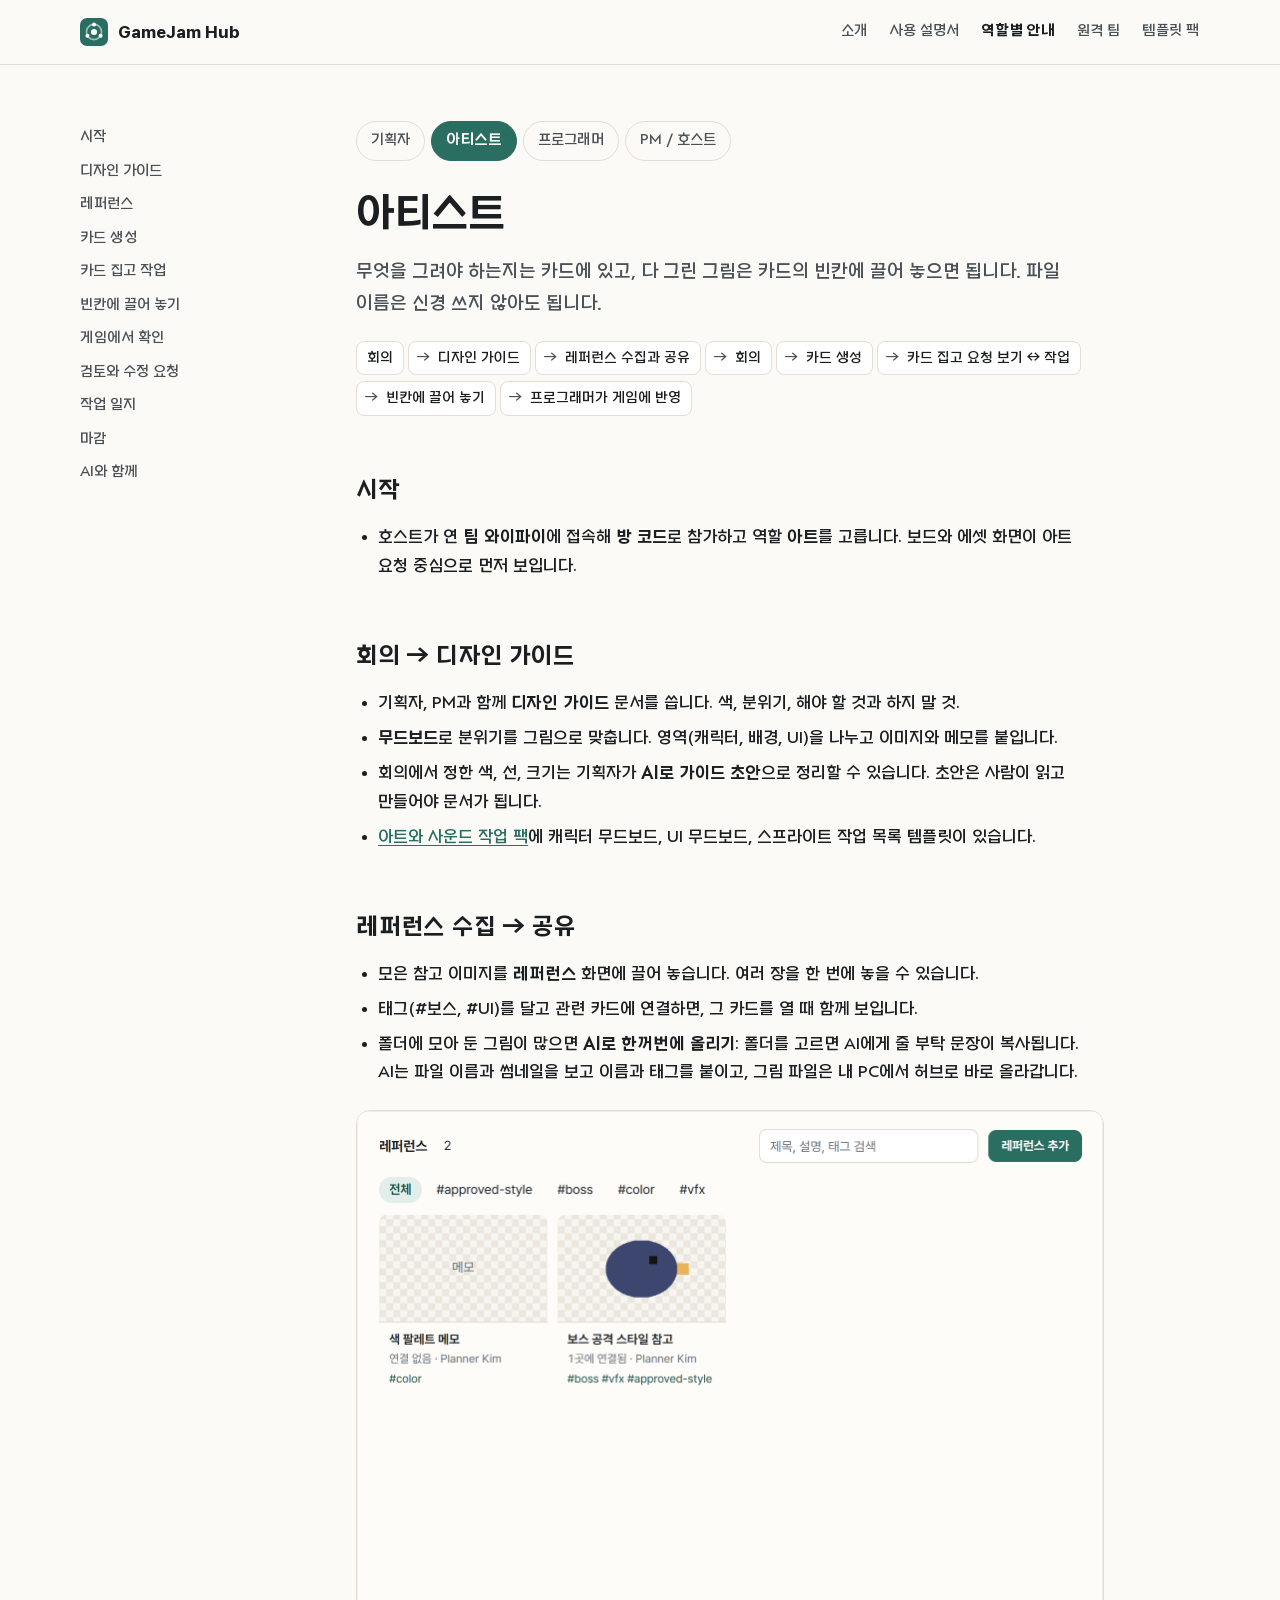
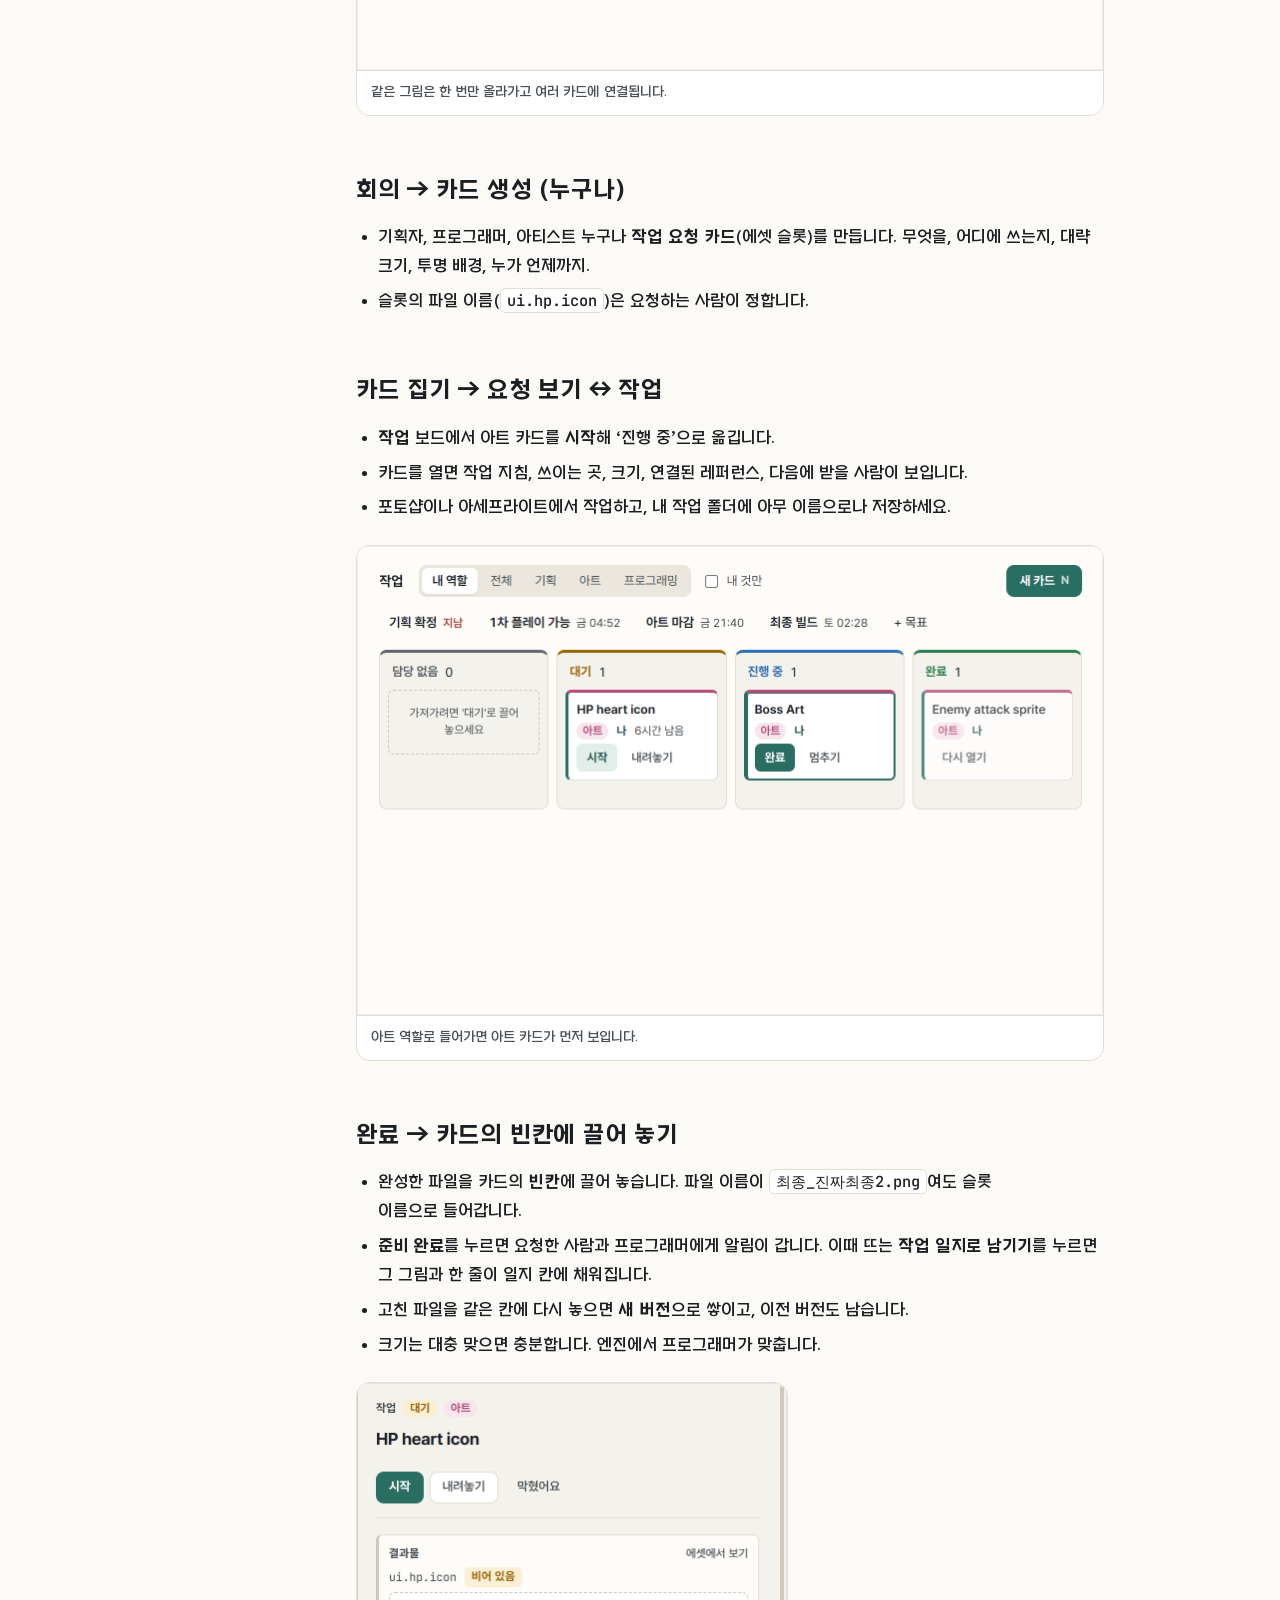
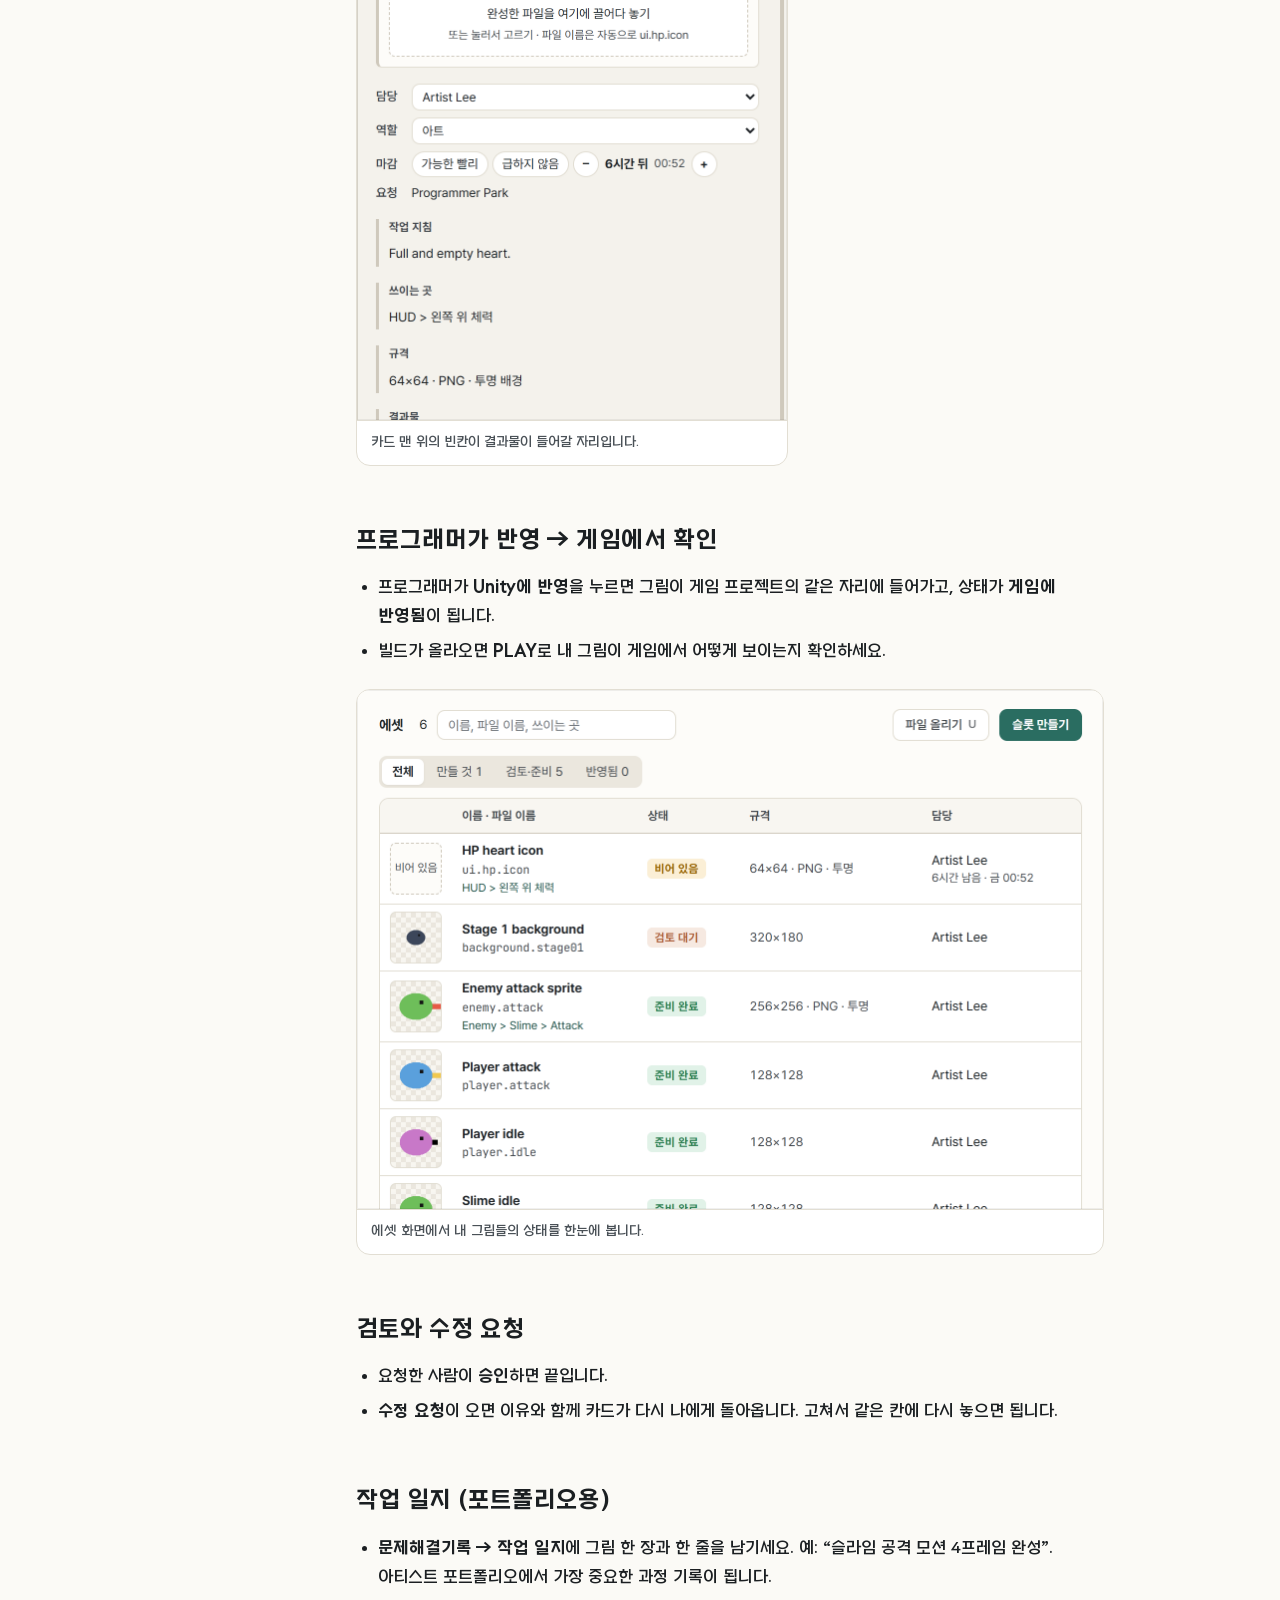
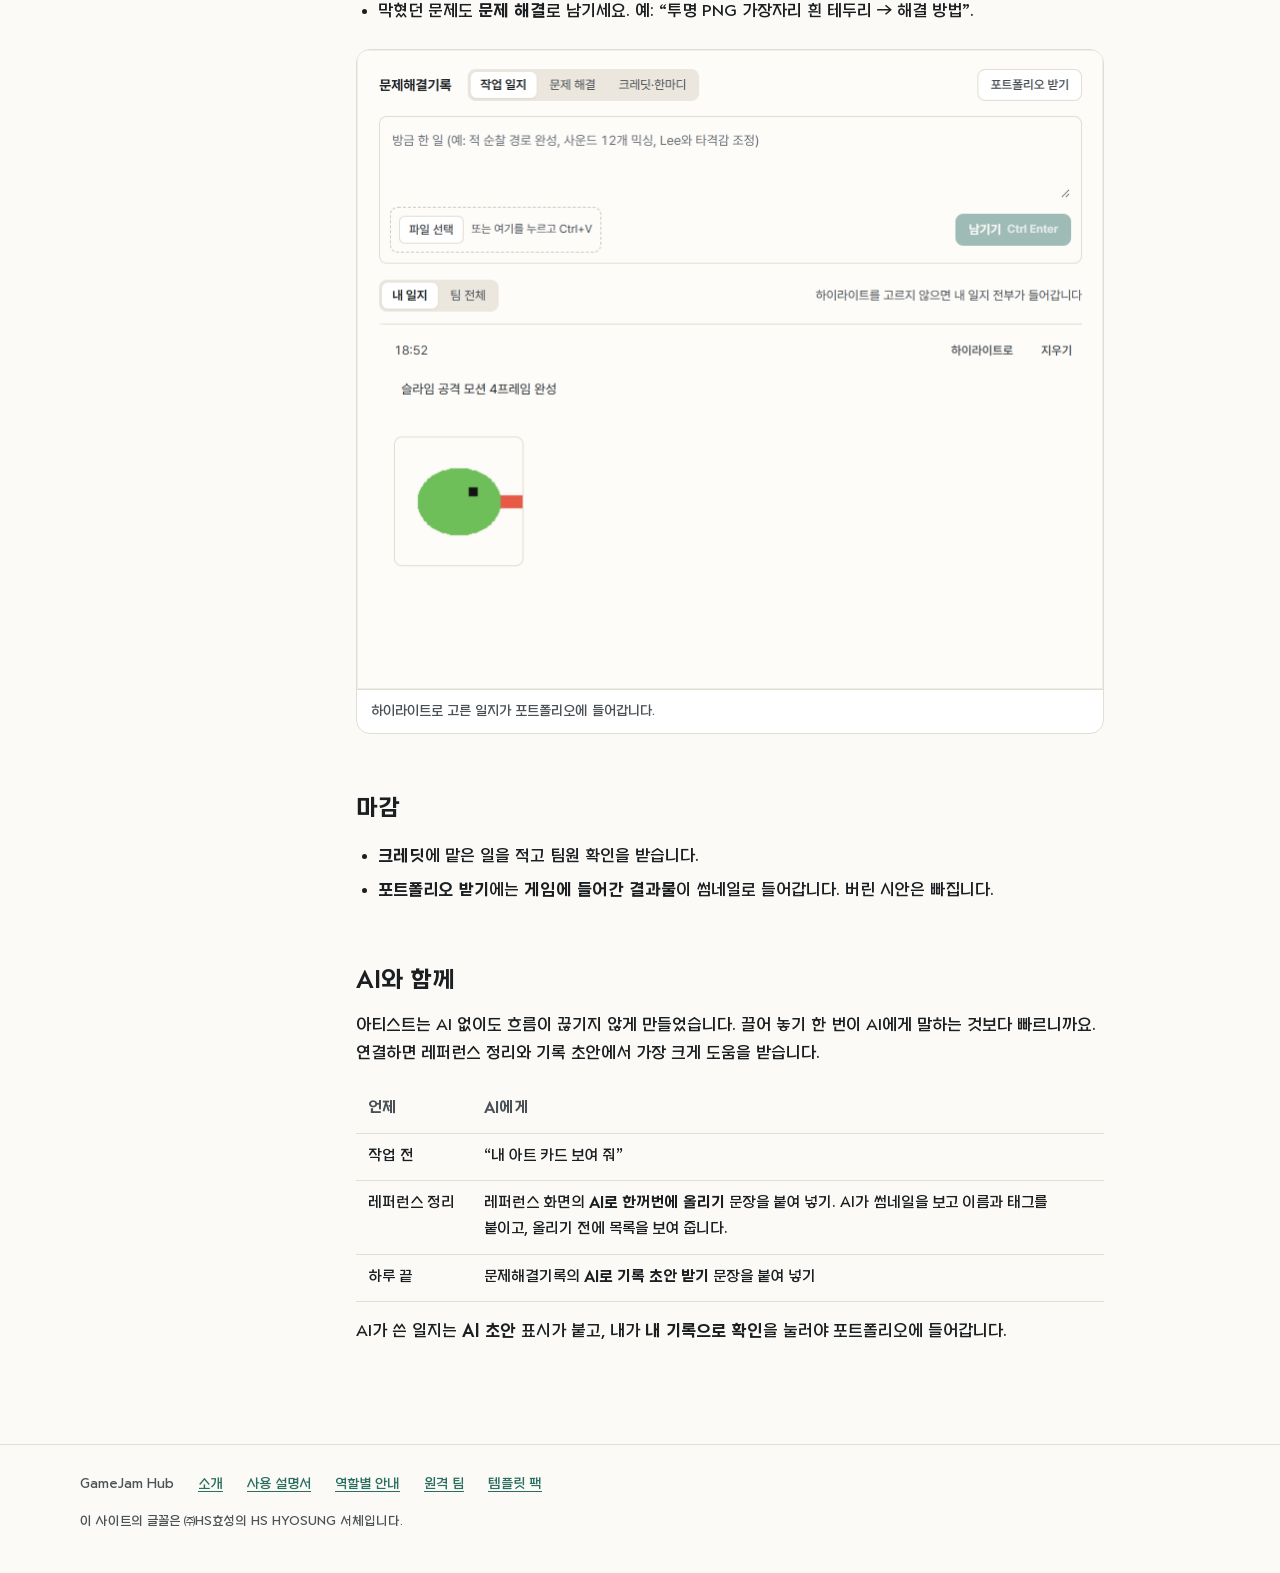
<file: role-artist.html>
<!doctype html>
<html lang="ko">
<head>
<meta charset="utf-8">
<meta name="viewport" content="width=device-width, initial-scale=1">
<title>아티스트 안내 | GameJam Hub</title>
<meta name="description" content="아티스트가 GameJam Hub로 요청을 보고, 그리고, 카드에 끌어 놓아 게임에 넣는 흐름.">
<link rel="icon" href="assets/mark.svg">
<link rel="preload" href="fonts/hs-hyosung/HS%20HYOSUNG-Medium.woff2" as="font" type="font/woff2" crossorigin>
<link rel="preload" href="fonts/hs-hyosung/HS%20HYOSUNG-Bold.woff2" as="font" type="font/woff2" crossorigin>
<link rel="stylesheet" href="fonts/fonts.css">
<link rel="stylesheet" href="style.css">
</head>
<body>
<header class="top">
  <div class="wrap">
    <a class="brand" href="./"><img src="assets/mark.svg" width="28" height="28" alt=""> GameJam Hub</a>
    <nav aria-label="사이트">
      <a href="./">소개</a>
      <a href="guide.html">사용 설명서</a>
      <a href="roles.html" aria-current="page">역할별 안내</a>
      <a href="remote.html">원격 팀</a>
      <a href="dlc.html">템플릿 팩</a>
    </nav>
  </div>
</header>

<main class="doc">
  <div class="wrap">
    <aside aria-label="목차">
      <a href="#start">시작</a>
      <a href="#guide">디자인 가이드</a>
      <a href="#refs">레퍼런스</a>
      <a href="#cards">카드 생성</a>
      <a href="#work">카드 집고 작업</a>
      <a href="#drop">빈칸에 끌어 놓기</a>
      <a href="#sync">게임에서 확인</a>
      <a href="#review">검토와 수정 요청</a>
      <a href="#log">작업 일지</a>
      <a href="#end">마감</a>
      <a href="#ai">AI와 함께</a>
    </aside>
    <article>
      <nav class="role-switch" aria-label="역할"><a href="role-planner.html">기획자</a><a href="role-artist.html" aria-current="page">아티스트</a><a href="role-programmer.html">프로그래머</a><a href="role-pm.html">PM / 호스트</a></nav>
      <h1>아티스트</h1>
      <p class="intro">무엇을 그려야 하는지는 카드에 있고, 다 그린 그림은 카드의 빈칸에 끌어 놓으면 됩니다. 파일 이름은 신경 쓰지 않아도 됩니다.</p>
      <ol class="flow"><li>회의</li><li>디자인 가이드</li><li>레퍼런스 수집과 공유</li><li>회의</li><li>카드 생성</li><li>카드 집고 요청 보기&nbsp;↔ 작업</li><li>빈칸에 끌어 놓기</li><li>프로그래머가 게임에 반영</li></ol>
      <h2 id="start">시작</h2>
      <ul>
        <li>호스트가 연 <b>팀 와이파이</b>에 접속해 <b>방&nbsp;코드</b>로 참가하고 역할 <b>아트</b>를 고릅니다. 보드와 에셋 화면이 아트 요청 중심으로 먼저 보입니다.</li>
      </ul>
      <h2 id="guide">회의&nbsp;→ 디자인 가이드</h2>
      <ul>
        <li>기획자, PM과 함께 <b>디자인 가이드</b> 문서를 씁니다. 색, 분위기, 해야 할 것과 하지 말 것.</li>
        <li><b>무드보드</b>로 분위기를 그림으로 맞춥니다. 영역(캐릭터, 배경, UI)을 나누고 이미지와 메모를 붙입니다.</li>
        <li>회의에서 정한 색, 선, 크기는 기획자가 <b>AI로 가이드 초안</b>으로 정리할 수 있습니다. 초안은 사람이 읽고 만들어야 문서가 됩니다.</li>
        <li><a href="dlc.html">아트와 사운드 작업 팩</a>에 캐릭터 무드보드, UI 무드보드, 스프라이트 작업 목록 템플릿이 있습니다.</li>
      </ul>
      <h2 id="refs">레퍼런스 수집&nbsp;→ 공유</h2>
      <ul>
        <li>모은 참고 이미지를 <b>레퍼런스</b> 화면에 끌어 놓습니다. 여러 장을 한 번에 놓을 수 있습니다.</li>
        <li>태그(#보스, #UI)를 달고 관련 카드에 연결하면, 그 카드를 열 때 함께 보입니다.</li>
        <li>폴더에 모아 둔 그림이 많으면 <b>AI로 한꺼번에 올리기</b>: 폴더를 고르면 AI에게 줄 부탁 문장이 복사됩니다. AI는 파일 이름과 썸네일을 보고 이름과 태그를 붙이고, 그림 파일은 내 PC에서 허브로 바로 올라갑니다.</li>
      </ul>
      <figure class="shot role-shot"><a href="assets/roles/artist-refs.png" title="원본 크기로 보기"><img src="assets/roles/artist-refs.png" width="748" height="560" alt="레퍼런스 화면: 태그 필터와 이미지 목록" loading="lazy"></a><figcaption>같은 그림은 한 번만 올라가고 여러 카드에 연결됩니다.</figcaption></figure>
      <h2 id="cards">회의&nbsp;→ 카드 생성 (누구나)</h2>
      <ul>
        <li>기획자, 프로그래머, 아티스트 누구나 <b>작업 요청 카드</b>(에셋 슬롯)를 만듭니다. 무엇을, 어디에 쓰는지, 대략 크기, 투명 배경, 누가 언제까지.</li>
        <li>슬롯의 파일 이름(<code>ui.hp.icon</code>)은 요청하는 사람이 정합니다.</li>
      </ul>
      <h2 id="work">카드 집기&nbsp;→ 요청 보기&nbsp;↔ 작업</h2>
      <ul>
        <li><b>작업</b> 보드에서 아트 카드를 <b>시작</b>해 <span class="nobr">‘진행 중’으로</span> 옮깁니다.</li>
        <li>카드를 열면 작업 지침, 쓰이는 곳, 크기, 연결된 레퍼런스, 다음에 받을 사람이 보입니다.</li>
        <li>포토샵이나 아세프라이트에서 작업하고, 내 작업 폴더에 아무 이름으로나 저장하세요.</li>
      </ul>
      <figure class="shot role-shot"><a href="assets/roles/artist-board.png" title="원본 크기로 보기"><img src="assets/roles/artist-board.png" width="748" height="470" alt="아트 역할의 작업 보드: 담당 없음, 대기, 진행 중, 완료 칸" loading="lazy"></a><figcaption>아트 역할로 들어가면 아트 카드가 먼저 보입니다.</figcaption></figure>
      <h2 id="drop">완료&nbsp;→ 카드의 빈칸에 끌어 놓기</h2>
      <ul>
        <li>완성한 파일을 카드의 <b>빈칸</b>에 끌어 놓습니다. 파일 이름이 <code>최종_진짜최종2.png</code>여도 슬롯 이름으로 들어갑니다.</li>
        <li><b>준비 완료</b>를 누르면 요청한 사람과 프로그래머에게 알림이 갑니다. 이때 뜨는 <b>작업 일지로 남기기</b>를 누르면 그 그림과 한 줄이 일지 칸에 채워집니다.</li>
        <li>고친 파일을 같은 칸에 다시 놓으면 <b>새 버전</b>으로 쌓이고, 이전 버전도 남습니다.</li>
        <li>크기는 대충 맞으면 충분합니다. 엔진에서 프로그래머가 맞춥니다.</li>
      </ul>
      <figure class="shot role-shot narrow"><a href="assets/roles/artist-card.png" title="원본 크기로 보기"><img src="assets/roles/artist-card.png" width="432" height="640" alt="카드 상세: 결과물 칸 ‘완성한 파일을 여기에 끌어다 놓기’, 담당, 마감, 작업 지침" loading="lazy"></a><figcaption>카드 맨 위의 빈칸이 결과물이 들어갈 자리입니다.</figcaption></figure>
      <h2 id="sync">프로그래머가 반영&nbsp;→ 게임에서 확인</h2>
      <ul>
        <li>프로그래머가 <b>Unity에 반영</b>을 누르면 그림이 게임 프로젝트의 같은 자리에 들어가고, 상태가 <b>게임에 반영됨</b>이 됩니다.</li>
        <li>빌드가 올라오면 <b>PLAY</b>로 내 그림이 게임에서 어떻게 보이는지 확인하세요.</li>
      </ul>
      <figure class="shot role-shot"><a href="assets/roles/artist-assets.png" title="원본 크기로 보기"><img src="assets/roles/artist-assets.png" width="748" height="520" alt="에셋 목록: 썸네일, 이름과 파일 이름, 상태(비어 있음, 검토 대기, 준비 완료), 규격, 담당" loading="lazy"></a><figcaption>에셋 화면에서 내 그림들의 상태를 한눈에 봅니다.</figcaption></figure>
      <h2 id="review">검토와 수정 요청</h2>
      <ul>
        <li>요청한 사람이 <b>승인</b>하면 끝입니다.</li>
        <li><b>수정 요청</b>이 오면 이유와 함께 카드가 다시 나에게 돌아옵니다. 고쳐서 같은 칸에 다시 놓으면 됩니다.</li>
      </ul>
      <h2 id="log">작업 일지 (포트폴리오용)</h2>
      <ul>
        <li><b>문제해결기록&nbsp;→ 작업 일지</b>에 그림 한 장과 한 줄을 남기세요. 예: “슬라임 공격 모션 4프레임 완성”. 아티스트 포트폴리오에서 가장 중요한 과정 기록이 됩니다.</li>
        <li>막혔던 문제도 <b>문제 해결</b>로 남기세요. 예: “투명 PNG 가장자리 흰 테두리&nbsp;→ 해결 방법”.</li>
      </ul>
      <figure class="shot role-shot"><a href="assets/roles/artist-log.png" title="원본 크기로 보기"><img src="assets/roles/artist-log.png" width="748" height="640" alt="작업 일지: 한 줄 입력 칸, 그림이 붙은 일지 목록, 하이라이트 버튼" loading="lazy"></a><figcaption>하이라이트로 고른 일지가 포트폴리오에 들어갑니다.</figcaption></figure>
      <h2 id="end">마감</h2>
      <ul>
        <li><b>크레딧</b>에 맡은 일을 적고 팀원 확인을 받습니다.</li>
        <li><b>포트폴리오 받기</b>에는 <b>게임에 들어간 결과물</b>이 썸네일로 들어갑니다. 버린 시안은 빠집니다.</li>
      </ul>
      <h2 id="ai">AI와 함께</h2>
      <p>아티스트는 AI 없이도 흐름이 끊기지 않게 만들었습니다. 끌어 놓기 한 번이 AI에게 말하는 것보다 빠르니까요. 연결하면 레퍼런스 정리와 기록 초안에서 가장 크게 도움을 받습니다.</p>
      <table><thead><tr><th>언제</th><th>AI에게</th></tr></thead><tbody><tr><td>작업 전</td><td>“내 아트 카드 보여 줘”</td></tr><tr><td>레퍼런스 정리</td><td>레퍼런스 화면의 <b>AI로 한꺼번에 올리기</b> 문장을 붙여 넣기. AI가 썸네일을 보고 이름과 태그를 붙이고, 올리기 전에 목록을 보여 줍니다.</td></tr><tr><td>하루 끝</td><td>문제해결기록의 <b>AI로 기록 초안 받기</b> 문장을 붙여 넣기</td></tr></tbody></table>
      <p>AI가 쓴 일지는 <b>AI 초안</b> 표시가 붙고, 내가 <b>내 기록으로 확인</b>을 눌러야 포트폴리오에 들어갑니다.</p>
    </article>
  </div>
</main>

<footer>
  <div class="wrap">
    <span>GameJam Hub</span>
    <a href="./">소개</a>
    <a href="guide.html">사용 설명서</a>
    <a href="roles.html">역할별 안내</a>
    <a href="remote.html">원격 팀</a>
    <a href="dlc.html">템플릿 팩</a>
    <small class="credit">이 사이트의 글꼴은 ㈜HS효성의 HS HYOSUNG 서체입니다.</small>
  </div>
</footer>
</body>
</html>
</file>
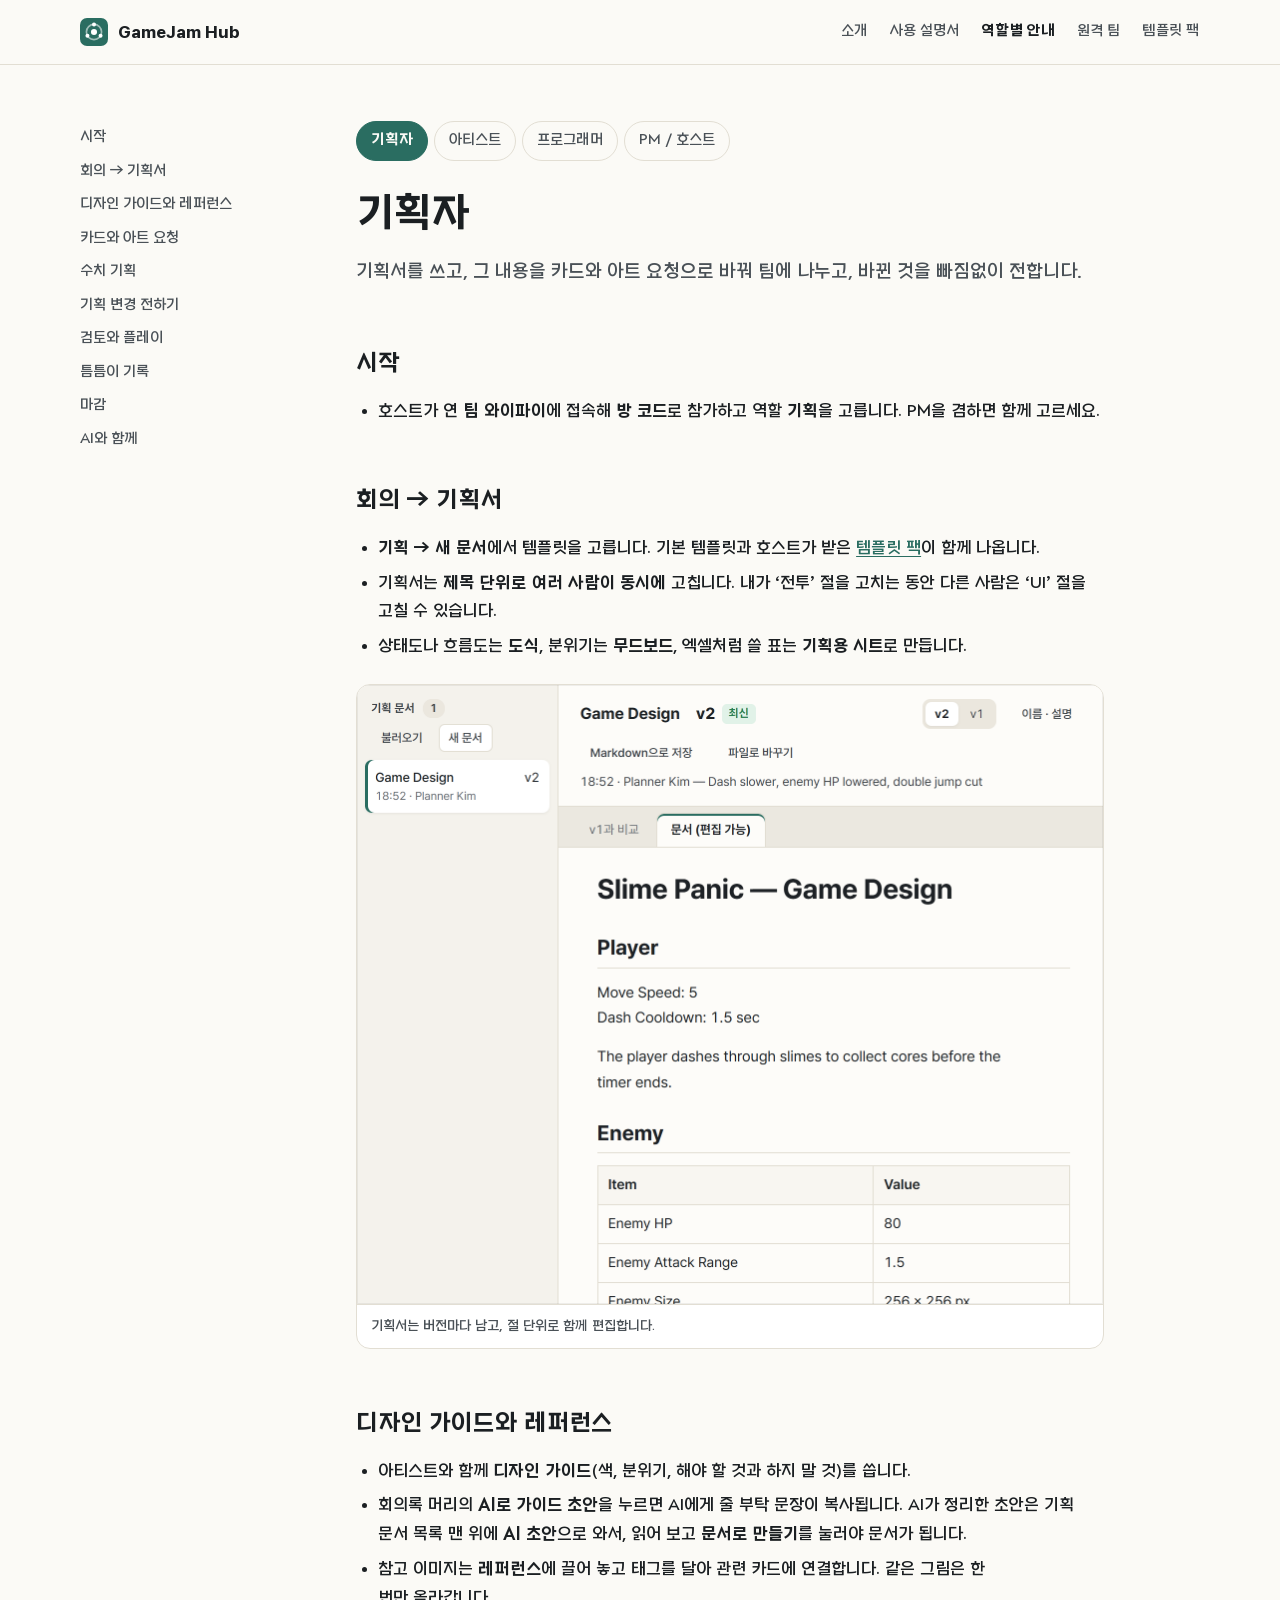
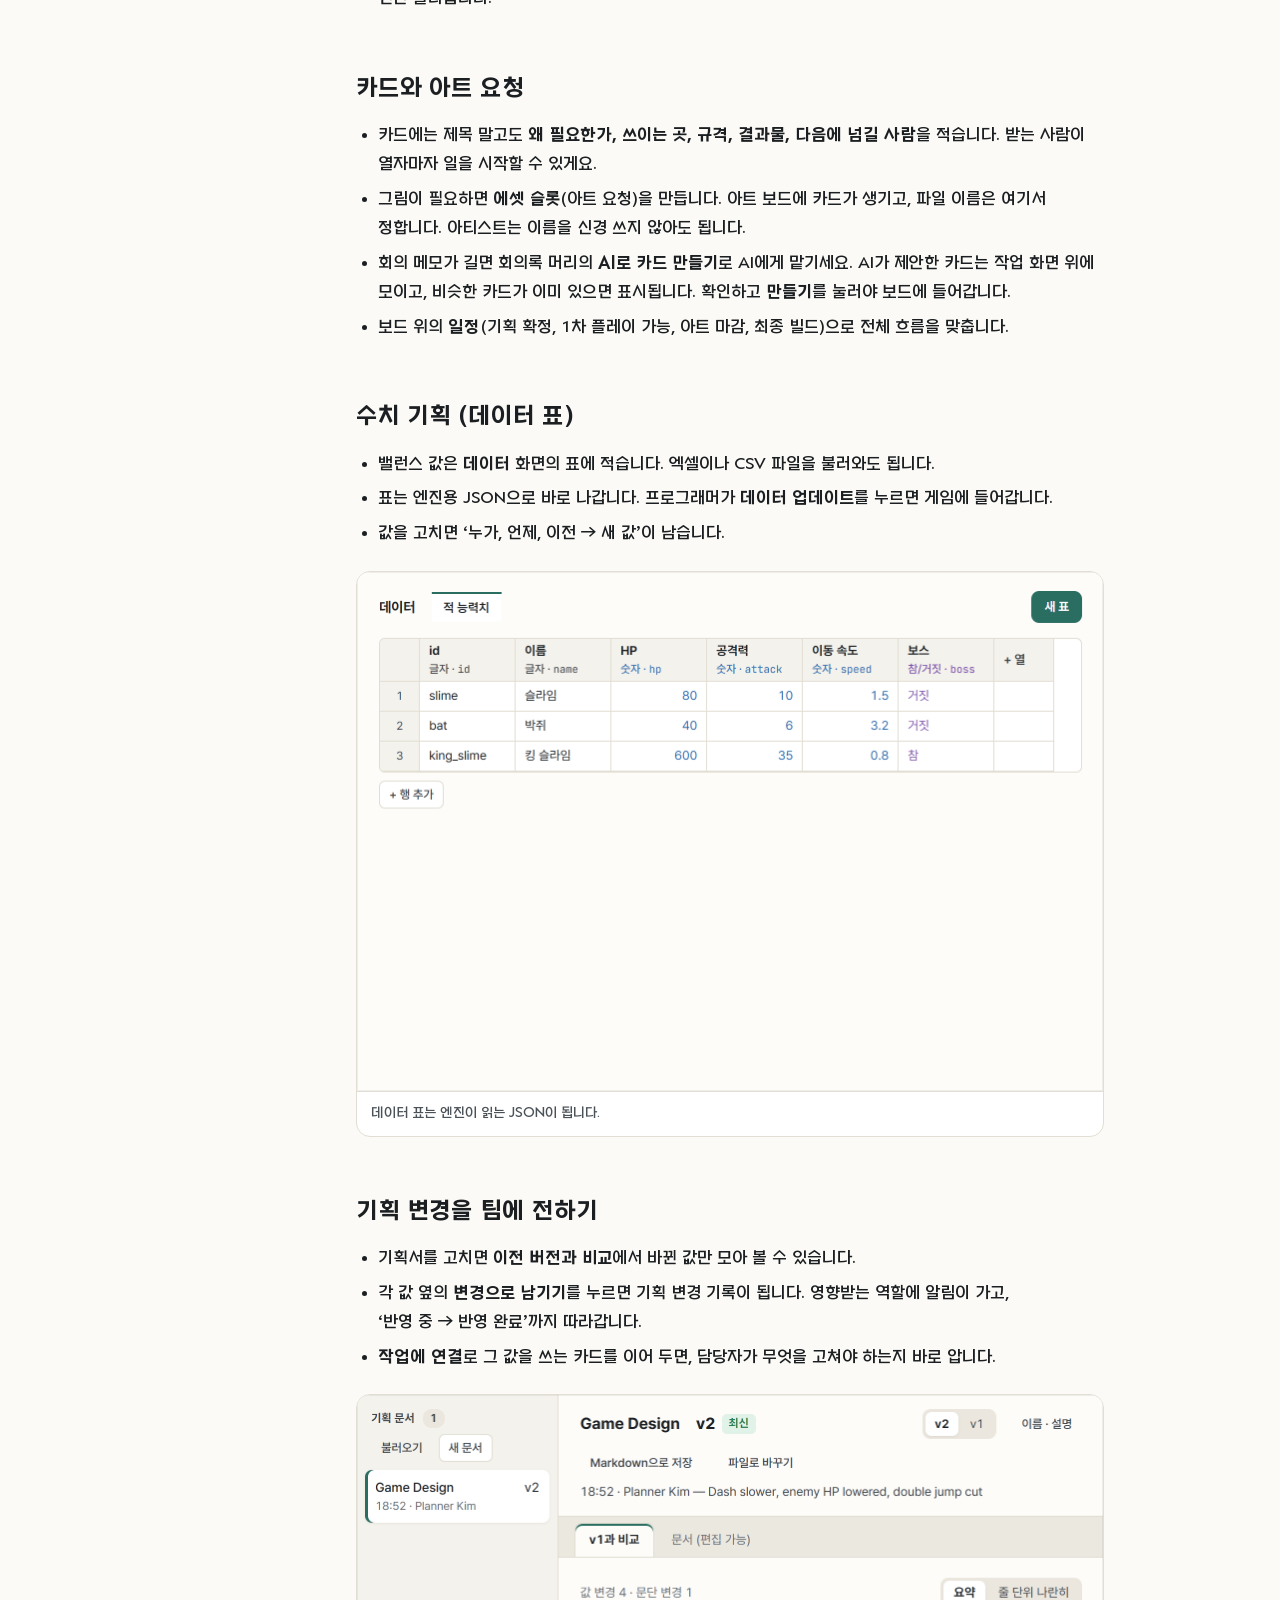
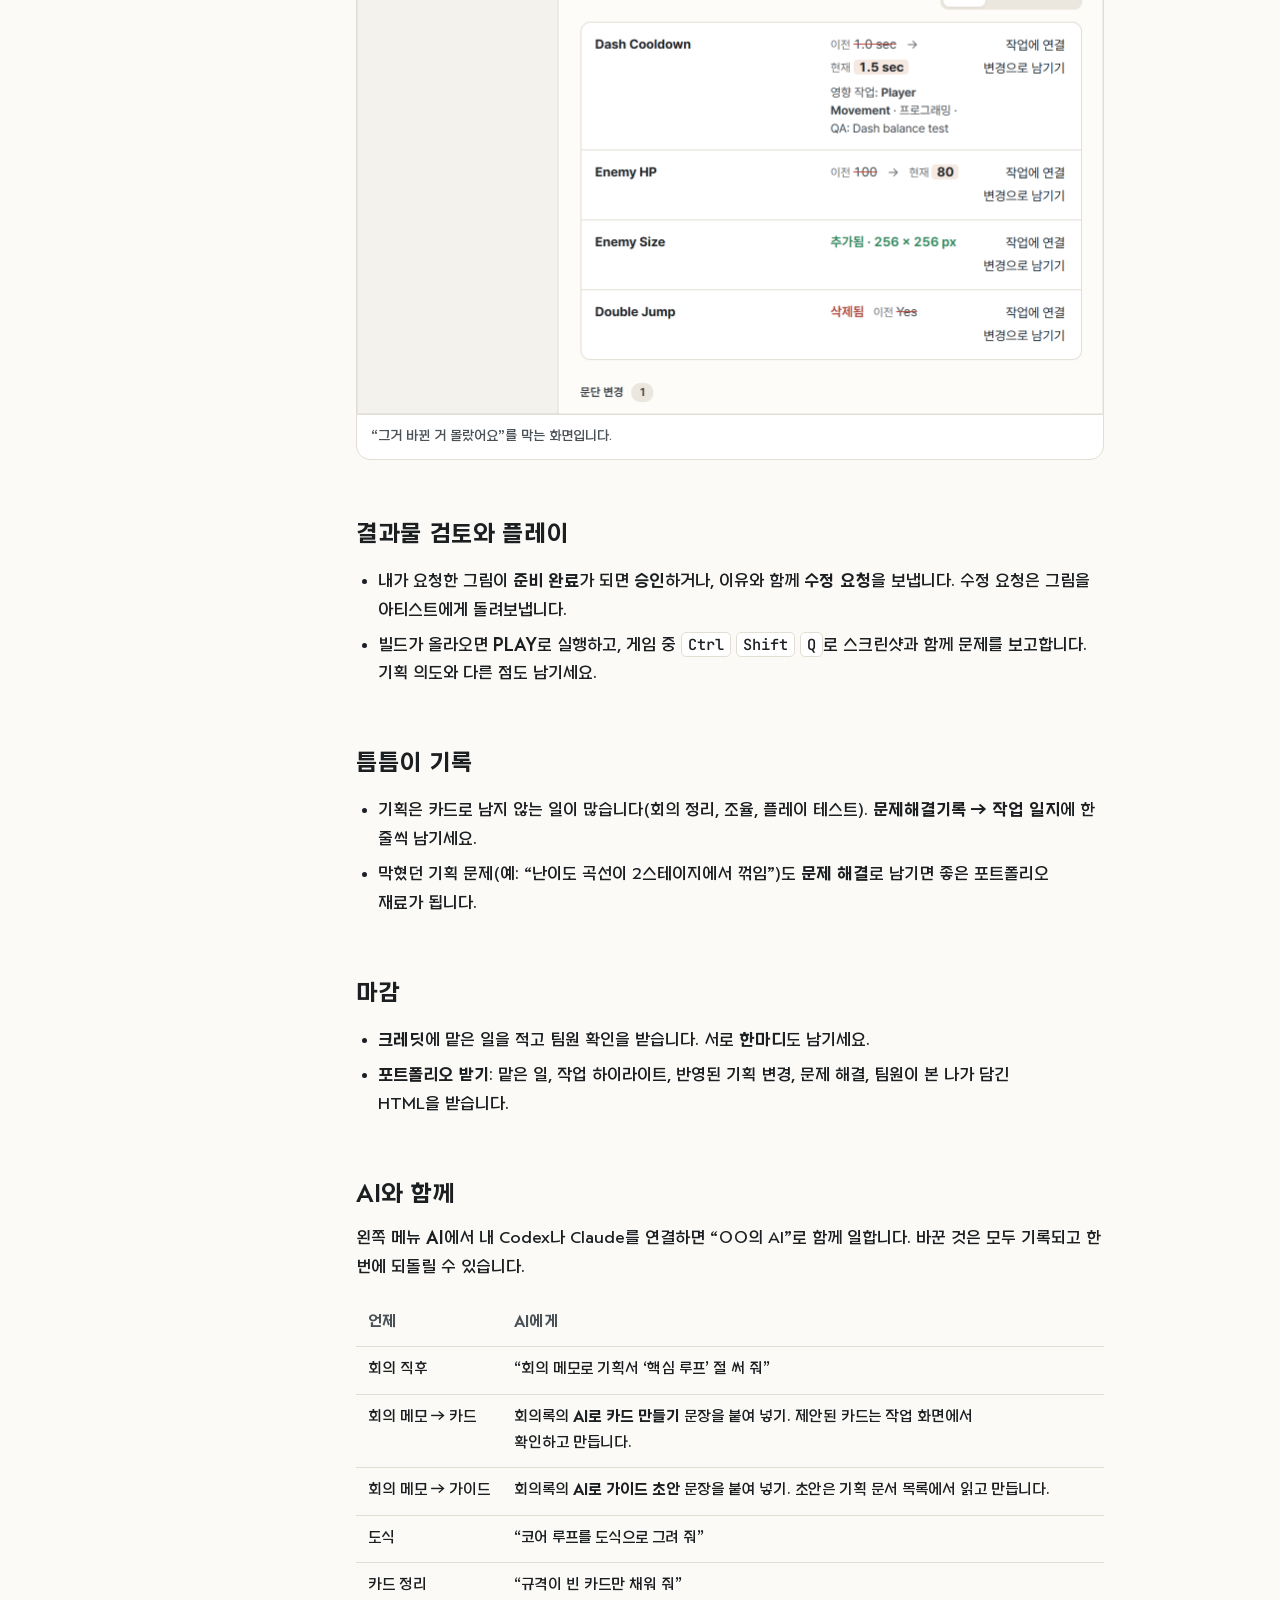
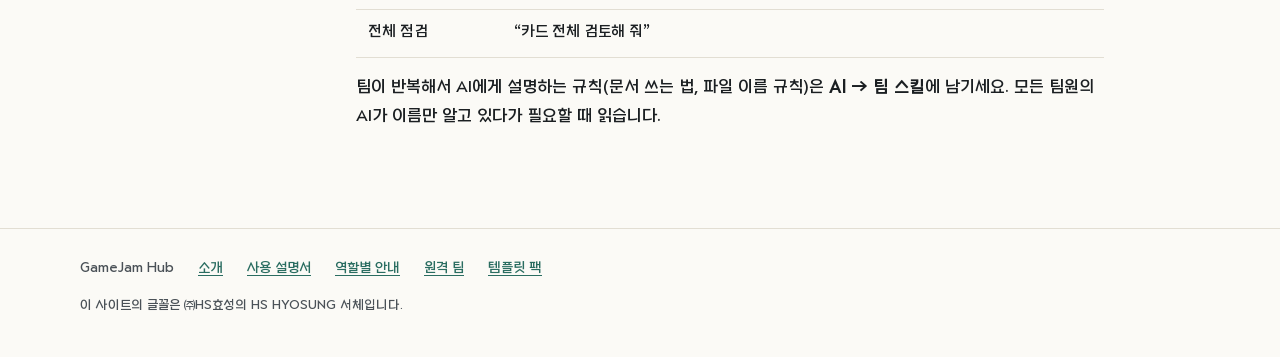
<file: role-planner.html>
<!doctype html>
<html lang="ko">
<head>
<meta charset="utf-8">
<meta name="viewport" content="width=device-width, initial-scale=1">
<title>기획자 안내 | GameJam Hub</title>
<meta name="description" content="기획자가 GameJam Hub로 기획서, 카드, 수치 표, 기획 변경을 다루는 흐름.">
<link rel="icon" href="assets/mark.svg">
<link rel="preload" href="fonts/hs-hyosung/HS%20HYOSUNG-Medium.woff2" as="font" type="font/woff2" crossorigin>
<link rel="preload" href="fonts/hs-hyosung/HS%20HYOSUNG-Bold.woff2" as="font" type="font/woff2" crossorigin>
<link rel="stylesheet" href="fonts/fonts.css">
<link rel="stylesheet" href="style.css">
</head>
<body>
<header class="top">
  <div class="wrap">
    <a class="brand" href="./"><img src="assets/mark.svg" width="28" height="28" alt=""> GameJam Hub</a>
    <nav aria-label="사이트">
      <a href="./">소개</a>
      <a href="guide.html">사용 설명서</a>
      <a href="roles.html" aria-current="page">역할별 안내</a>
      <a href="remote.html">원격 팀</a>
      <a href="dlc.html">템플릿 팩</a>
    </nav>
  </div>
</header>

<main class="doc">
  <div class="wrap">
    <aside aria-label="목차">
      <a href="#start">시작</a>
      <a href="#doc">회의&nbsp;→ 기획서</a>
      <a href="#guide">디자인 가이드와 레퍼런스</a>
      <a href="#cards">카드와 아트 요청</a>
      <a href="#data">수치 기획</a>
      <a href="#change">기획 변경 전하기</a>
      <a href="#review">검토와 플레이</a>
      <a href="#log">틈틈이 기록</a>
      <a href="#end">마감</a>
      <a href="#ai">AI와 함께</a>
    </aside>
    <article>
      <nav class="role-switch" aria-label="역할"><a href="role-planner.html" aria-current="page">기획자</a><a href="role-artist.html">아티스트</a><a href="role-programmer.html">프로그래머</a><a href="role-pm.html">PM / 호스트</a></nav>
      <h1>기획자</h1>
      <p class="intro">기획서를 쓰고, 그 내용을 카드와 아트 요청으로 바꿔 팀에 나누고, 바뀐 것을 빠짐없이 전합니다.</p>
      <h2 id="start">시작</h2>
      <ul>
        <li>호스트가 연 <b>팀 와이파이</b>에 접속해 <b>방&nbsp;코드</b>로 참가하고 역할 <b>기획</b>을 고릅니다. PM을 겸하면 함께 고르세요.</li>
      </ul>
      <h2 id="doc">회의&nbsp;→ 기획서</h2>
      <ul>
        <li><b>기획&nbsp;→ 새 문서</b>에서 템플릿을 고릅니다. 기본 템플릿과 호스트가 받은 <a href="dlc.html">템플릿 팩</a>이 함께 나옵니다.</li>
        <li>기획서는 <b>제목 단위로 여러 사람이 동시에</b> 고칩니다. 내가 ‘전투’ 절을 고치는 동안 다른 사람은 ‘UI’ 절을 고칠 수 있습니다.</li>
        <li>상태도나 흐름도는 <b>도식</b>, 분위기는 <b>무드보드</b>, 엑셀처럼 쓸 표는 <b>기획용 시트</b>로 만듭니다.</li>
      </ul>
      <figure class="shot role-shot"><a href="assets/roles/planner-doc.png" title="원본 크기로 보기"><img src="assets/roles/planner-doc.png" width="748" height="620" alt="기획 문서 화면: 왼쪽 문서 목록, 가운데 기획서 본문과 버전" loading="lazy"></a><figcaption>기획서는 버전마다 남고, 절 단위로 함께 편집합니다.</figcaption></figure>
      <h2 id="guide">디자인 가이드와 레퍼런스</h2>
      <ul>
        <li>아티스트와 함께 <b>디자인 가이드</b>(색, 분위기, 해야 할 것과 하지 말 것)를 씁니다.</li>
        <li>회의록 머리의 <b>AI로 가이드 초안</b>을 누르면 AI에게 줄 부탁 문장이 복사됩니다. AI가 정리한 초안은 기획 문서 목록 맨 위에 <b>AI 초안</b>으로 와서, 읽어 보고 <b>문서로 만들기</b>를 눌러야 문서가 됩니다.</li>
        <li>참고 이미지는 <b>레퍼런스</b>에 끌어 놓고 태그를 달아 관련 카드에 연결합니다. 같은 그림은 한 번만 올라갑니다.</li>
      </ul>
      <h2 id="cards">카드와 아트 요청</h2>
      <ul>
        <li>카드에는 제목 말고도 <b>왜 필요한가, 쓰이는 곳, 규격, 결과물, 다음에 넘길 사람</b>을 적습니다. 받는 사람이 열자마자 일을 시작할 수 있게요.</li>
        <li>그림이 필요하면 <b>에셋 슬롯</b>(아트 요청)을 만듭니다. 아트 보드에 카드가 생기고, 파일 이름은 여기서 정합니다. 아티스트는 이름을 신경 쓰지 않아도 됩니다.</li>
        <li>회의 메모가 길면 회의록 머리의 <b>AI로 카드 만들기</b>로 AI에게 맡기세요. AI가 제안한 카드는 작업 화면 위에 모이고, 비슷한 카드가 이미 있으면 표시됩니다. 확인하고 <b>만들기</b>를 눌러야 보드에 들어갑니다.</li>
        <li>보드 위의 <b>일정</b>(기획 확정, 1차 플레이 가능, 아트 마감, 최종 빌드)으로 전체 흐름을 맞춥니다.</li>
      </ul>
      <h2 id="data">수치 기획 (데이터 표)</h2>
      <ul>
        <li>밸런스 값은 <b>데이터</b> 화면의 표에 적습니다. 엑셀이나 CSV 파일을 불러와도 됩니다.</li>
        <li>표는 엔진용 JSON으로 바로 나갑니다. 프로그래머가 <b>데이터 업데이트</b>를 누르면 게임에 들어갑니다.</li>
        <li>값을 고치면 <span class="nobr">‘누가, 언제, 이전&nbsp;→ 새 값’이</span> 남습니다.</li>
      </ul>
      <figure class="shot role-shot"><a href="assets/roles/planner-data.png" title="원본 크기로 보기"><img src="assets/roles/planner-data.png" width="748" height="520" alt="데이터 표: 적 이름, 체력, 공격력, 이동 속도 열" loading="lazy"></a><figcaption>데이터 표는 엔진이 읽는 JSON이 됩니다.</figcaption></figure>
      <h2 id="change">기획 변경을 팀에 전하기</h2>
      <ul>
        <li>기획서를 고치면 <b>이전 버전과 비교</b>에서 바뀐 값만 모아 볼 수 있습니다.</li>
        <li>각 값 옆의 <b>변경으로 남기기</b>를 누르면 기획 변경 기록이 됩니다. 영향받는 역할에 알림이 가고, <span class="nobr">‘반영 중&nbsp;→ 반영 완료’까지</span> 따라갑니다.</li>
        <li><b>작업에 연결</b>로 그 값을 쓰는 카드를 이어 두면, 담당자가 무엇을 고쳐야 하는지 바로 압니다.</li>
      </ul>
      <figure class="shot role-shot"><a href="assets/roles/planner-changes.png" title="원본 크기로 보기"><img src="assets/roles/planner-changes.png" width="748" height="620" alt="기획서 v1과 비교: Dash Cooldown 1.0 → 1.5, Enemy HP 100 → 80, 추가되거나 삭제된 값" loading="lazy"></a><figcaption><span class="nobr">“그거 바뀐 거 몰랐어요”를</span> 막는 화면입니다.</figcaption></figure>
      <h2 id="review">결과물 검토와 플레이</h2>
      <ul>
        <li>내가 요청한 그림이 <b>준비 완료</b>가 되면 <b>승인</b>하거나, 이유와 함께 <b>수정 요청</b>을 보냅니다. 수정 요청은 그림을 아티스트에게 돌려보냅니다.</li>
        <li>빌드가 올라오면 <b>PLAY</b>로 실행하고, 게임 중 <kbd>Ctrl</kbd> <kbd>Shift</kbd> <kbd>Q</kbd>로 스크린샷과 함께 문제를 보고합니다. 기획 의도와 다른 점도 남기세요.</li>
      </ul>
      <h2 id="log">틈틈이 기록</h2>
      <ul>
        <li>기획은 카드로 남지 않는 일이 많습니다(회의 정리, 조율, 플레이 테스트). <b>문제해결기록&nbsp;→ 작업 일지</b>에 한 줄씩 남기세요.</li>
        <li>막혔던 기획 문제(예: “난이도 곡선이 2스테이지에서 꺾임”)도 <b>문제 해결</b>로 남기면 좋은 포트폴리오 재료가 됩니다.</li>
      </ul>
      <h2 id="end">마감</h2>
      <ul>
        <li><b>크레딧</b>에 맡은 일을 적고 팀원 확인을 받습니다. 서로 <b>한마디</b>도 남기세요.</li>
        <li><b>포트폴리오 받기</b>: 맡은 일, 작업 하이라이트, 반영된 기획 변경, 문제 해결, 팀원이 본 나가 담긴 HTML을 받습니다.</li>
      </ul>
      <h2 id="ai">AI와 함께</h2>
      <p>왼쪽 메뉴 <b>AI</b>에서 내 Codex나 Claude를 연결하면 <span class="nobr">“○○의 AI”로</span> 함께 일합니다. 바꾼 것은 모두 기록되고 한 번에 되돌릴 수 있습니다.</p>
      <table><thead><tr><th>언제</th><th>AI에게</th></tr></thead><tbody><tr><td>회의 직후</td><td>“회의 메모로 기획서 ‘핵심 루프’ 절 써 줘”</td></tr><tr><td><span class="nobr">회의 메모&nbsp;→ 카드</span></td><td>회의록의 <b>AI로 카드 만들기</b> 문장을 붙여 넣기. 제안된 카드는 작업 화면에서 확인하고 만듭니다.</td></tr><tr><td><span class="nobr">회의 메모&nbsp;→ 가이드</span></td><td>회의록의 <b>AI로 가이드 초안</b> 문장을 붙여 넣기. 초안은 기획 문서 목록에서 읽고 만듭니다.</td></tr><tr><td>도식</td><td>“코어 루프를 도식으로 그려 줘”</td></tr><tr><td>카드 정리</td><td>“규격이 빈 카드만 채워 줘”</td></tr><tr><td>전체 점검</td><td>“카드 전체 검토해 줘”</td></tr></tbody></table>
      <p>팀이 반복해서 AI에게 설명하는 규칙(문서 쓰는 법, 파일 이름 규칙)은 <b>AI&nbsp;→ 팀 스킬</b>에 남기세요. 모든 팀원의 AI가 이름만 알고 있다가 필요할 때 읽습니다.</p>
    </article>
  </div>
</main>

<footer>
  <div class="wrap">
    <span>GameJam Hub</span>
    <a href="./">소개</a>
    <a href="guide.html">사용 설명서</a>
    <a href="roles.html">역할별 안내</a>
    <a href="remote.html">원격 팀</a>
    <a href="dlc.html">템플릿 팩</a>
    <small class="credit">이 사이트의 글꼴은 ㈜HS효성의 HS HYOSUNG 서체입니다.</small>
  </div>
</footer>
</body>
</html>
</file>
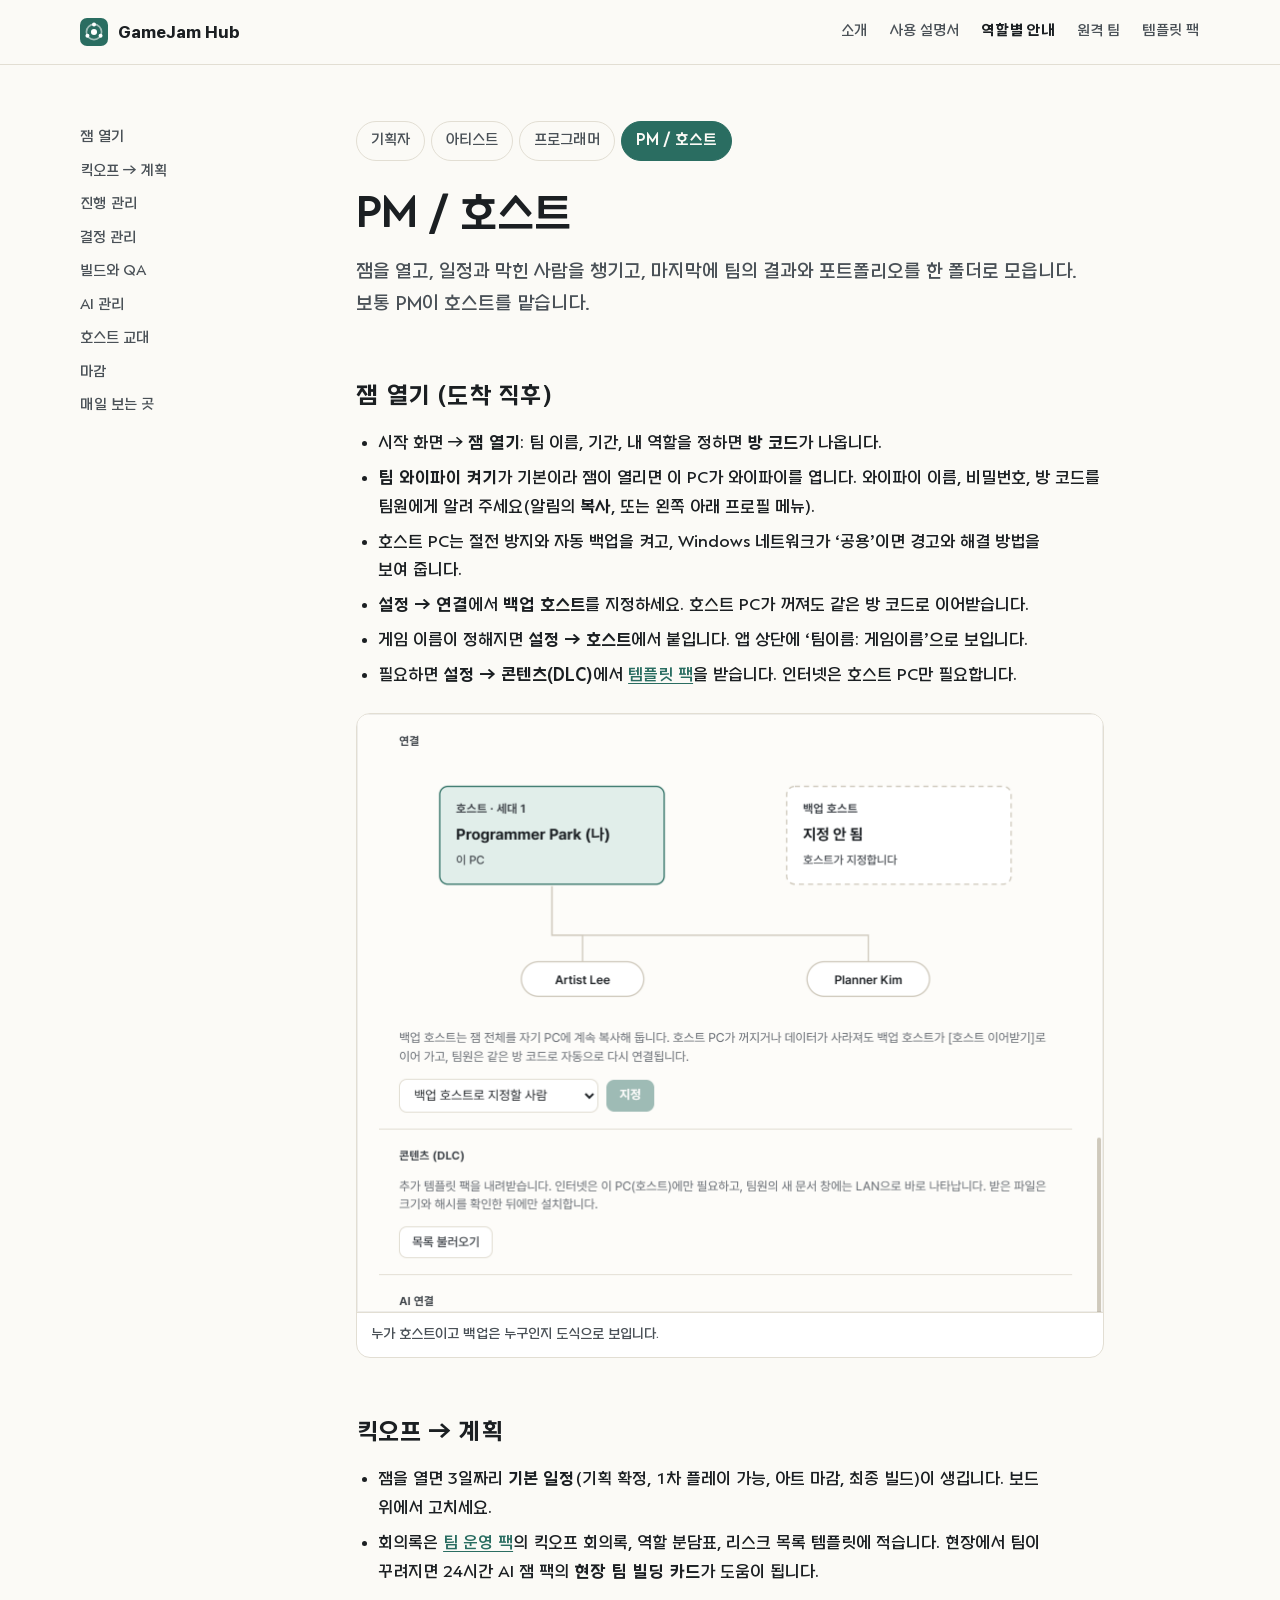
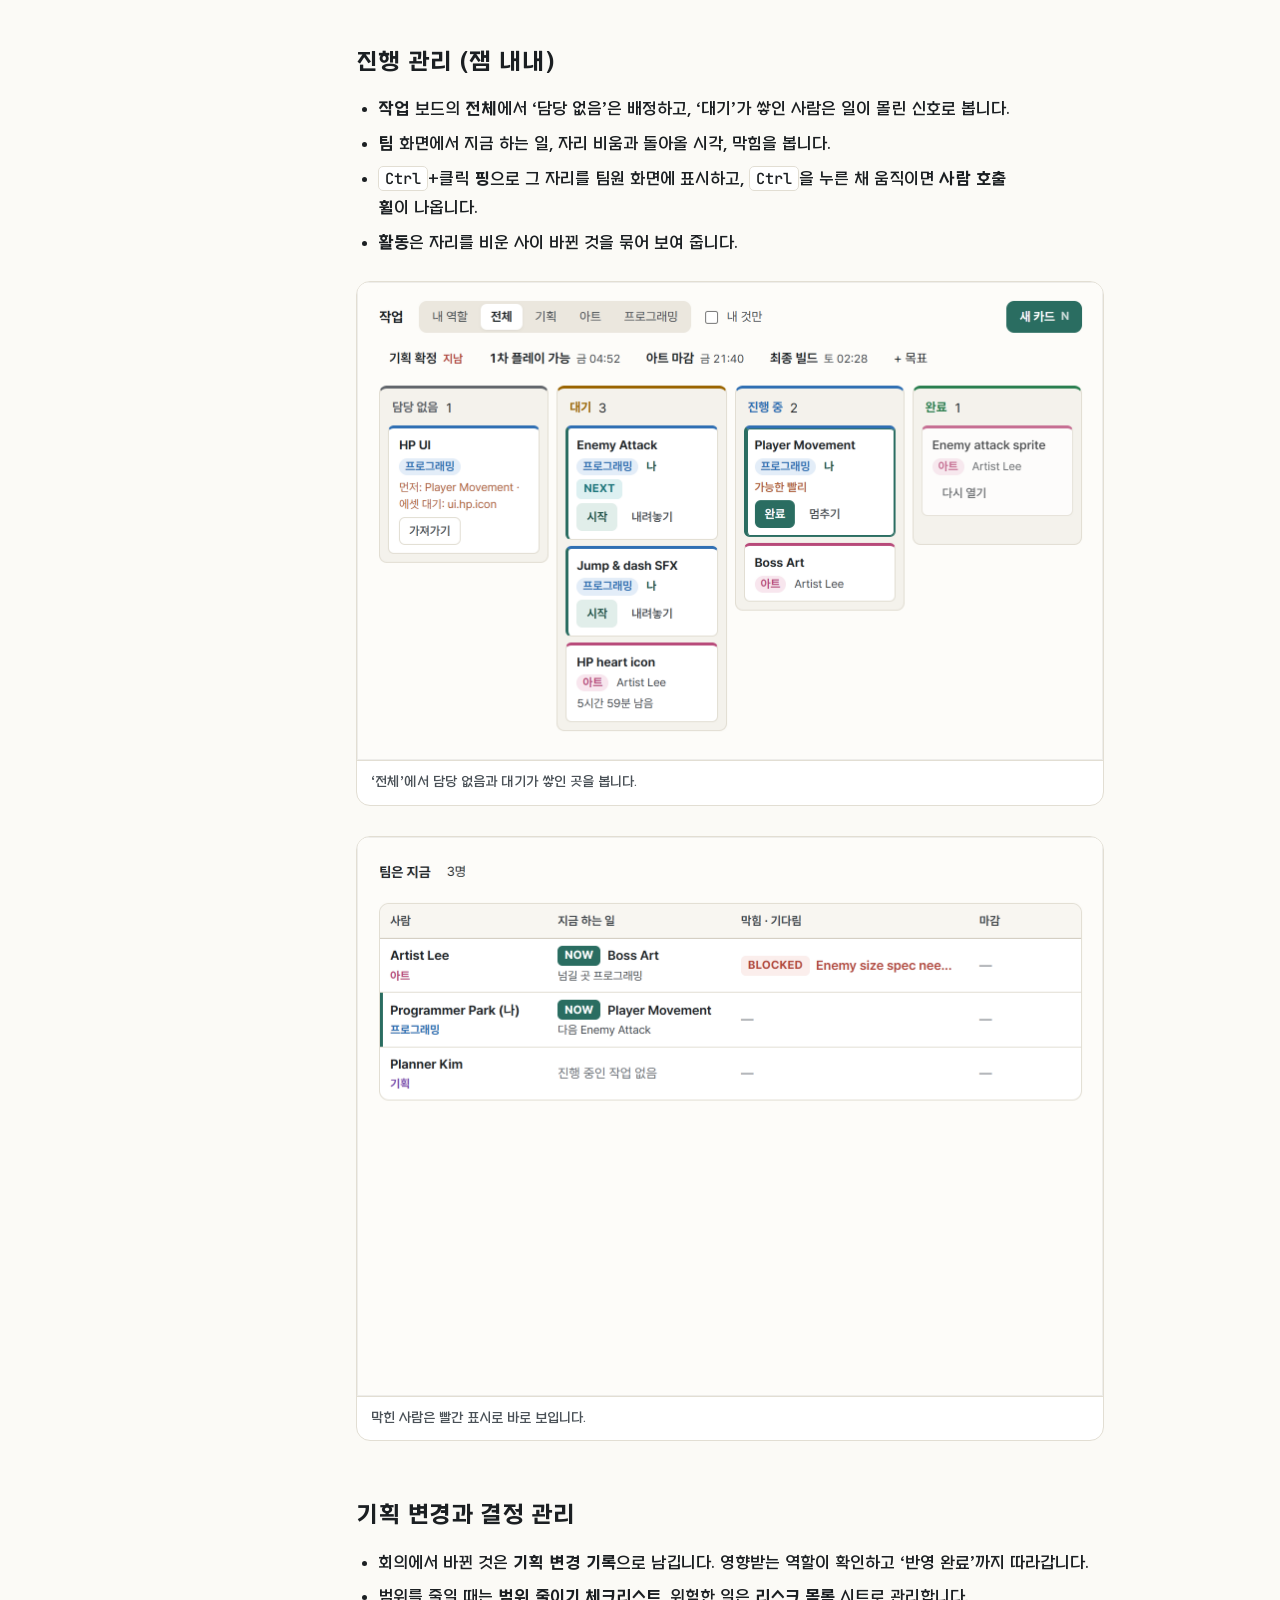
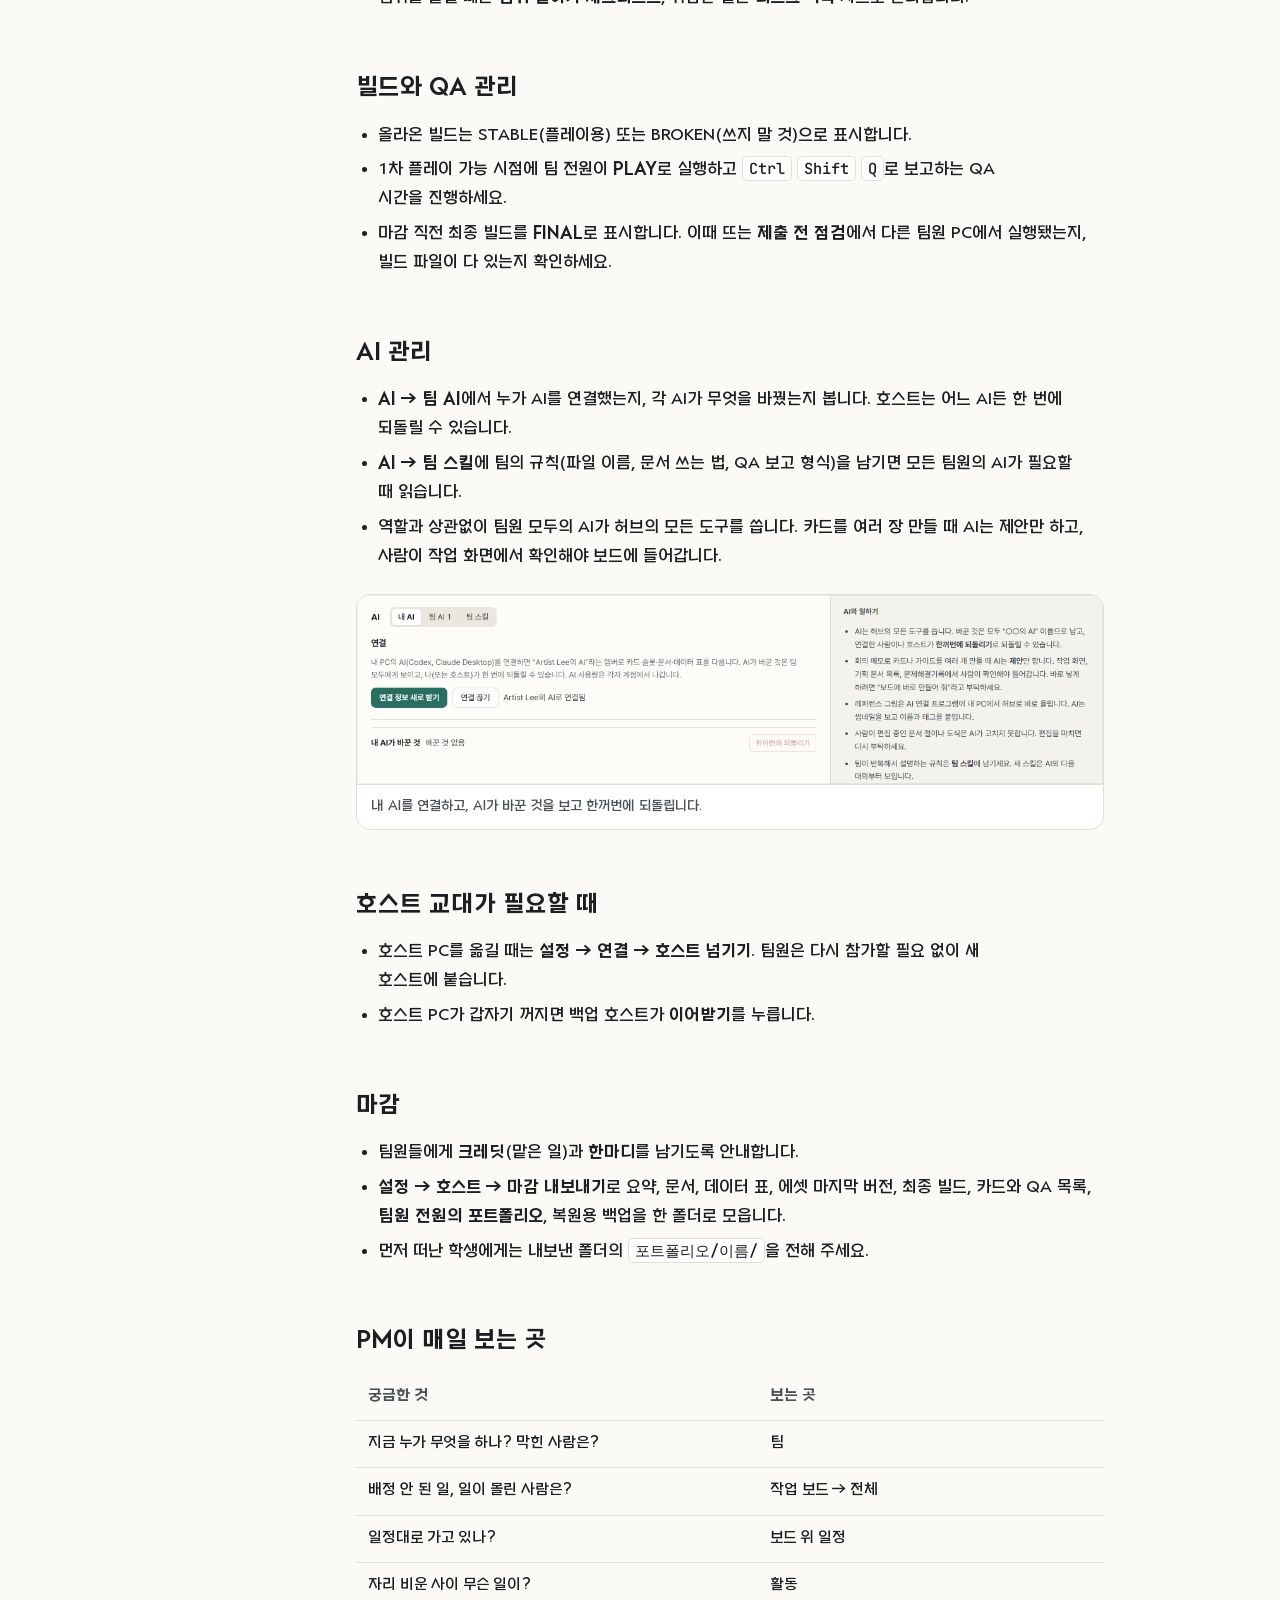
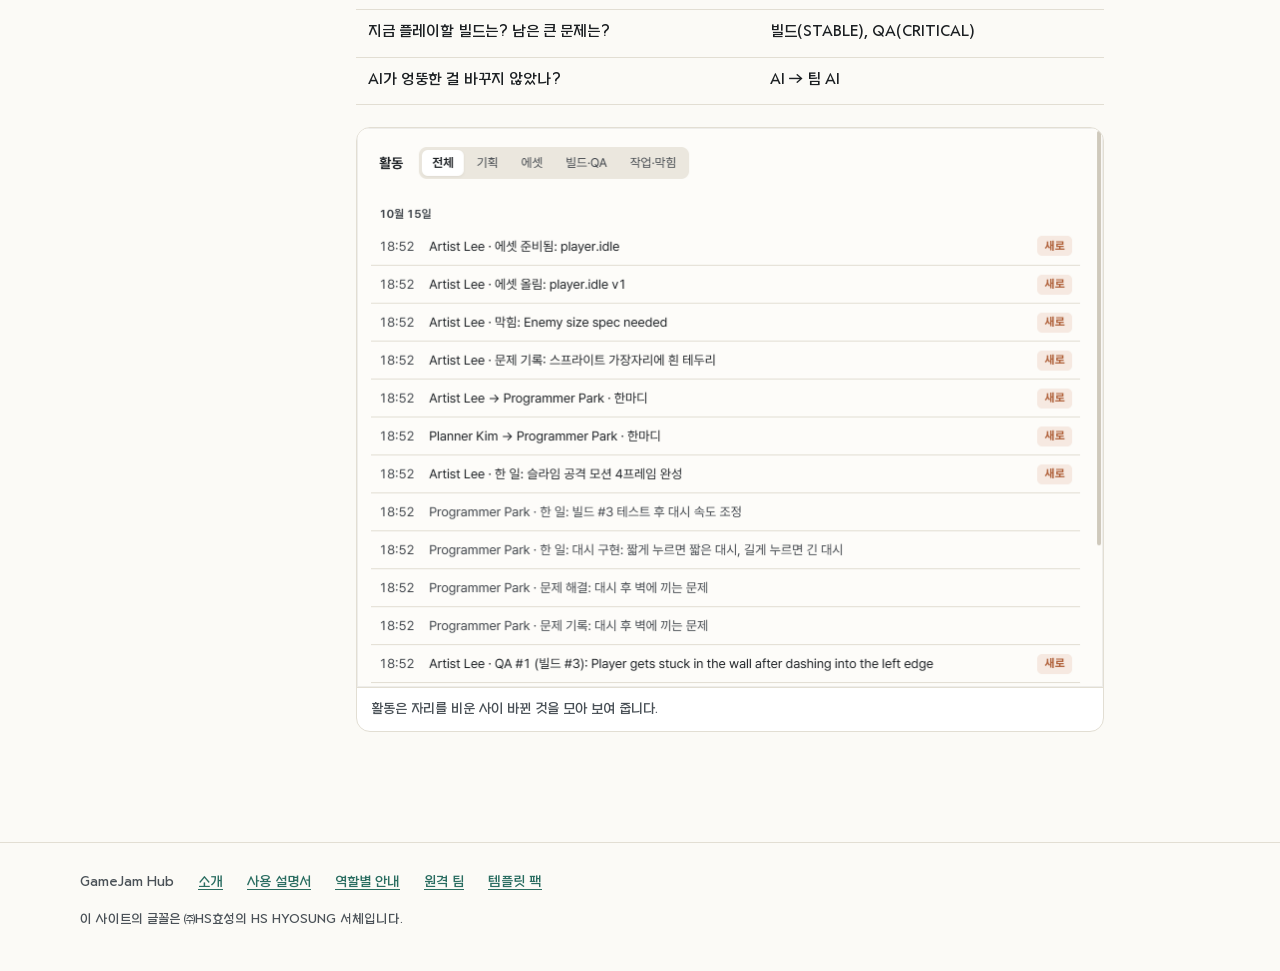
<file: role-pm.html>
<!doctype html>
<html lang="ko">
<head>
<meta charset="utf-8">
<meta name="viewport" content="width=device-width, initial-scale=1">
<title>PM / 호스트 안내 | GameJam Hub</title>
<meta name="description" content="PM과 호스트가 GameJam Hub로 잼을 열고, 진행을 챙기고, 마감 결과를 모으는 흐름.">
<link rel="icon" href="assets/mark.svg">
<link rel="preload" href="fonts/hs-hyosung/HS%20HYOSUNG-Medium.woff2" as="font" type="font/woff2" crossorigin>
<link rel="preload" href="fonts/hs-hyosung/HS%20HYOSUNG-Bold.woff2" as="font" type="font/woff2" crossorigin>
<link rel="stylesheet" href="fonts/fonts.css">
<link rel="stylesheet" href="style.css">
</head>
<body>
<header class="top">
  <div class="wrap">
    <a class="brand" href="./"><img src="assets/mark.svg" width="28" height="28" alt=""> GameJam Hub</a>
    <nav aria-label="사이트">
      <a href="./">소개</a>
      <a href="guide.html">사용 설명서</a>
      <a href="roles.html" aria-current="page">역할별 안내</a>
      <a href="remote.html">원격 팀</a>
      <a href="dlc.html">템플릿 팩</a>
    </nav>
  </div>
</header>

<main class="doc">
  <div class="wrap">
    <aside aria-label="목차">
      <a href="#open">잼 열기</a>
      <a href="#plan">킥오프&nbsp;→ 계획</a>
      <a href="#run">진행 관리</a>
      <a href="#change">결정 관리</a>
      <a href="#qa">빌드와 QA</a>
      <a href="#ai">AI 관리</a>
      <a href="#switch">호스트 교대</a>
      <a href="#end">마감</a>
      <a href="#daily">매일 보는 곳</a>
    </aside>
    <article>
      <nav class="role-switch" aria-label="역할"><a href="role-planner.html">기획자</a><a href="role-artist.html">아티스트</a><a href="role-programmer.html">프로그래머</a><a href="role-pm.html" aria-current="page">PM / 호스트</a></nav>
      <h1>PM / 호스트</h1>
      <p class="intro">잼을 열고, 일정과 막힌 사람을 챙기고, 마지막에 팀의 결과와 포트폴리오를 한 폴더로 모읍니다. 보통 PM이 호스트를 맡습니다.</p>
      <h2 id="open">잼 열기 (도착 직후)</h2>
      <ul>
        <li>시작 화면&nbsp;→ <b>잼 열기</b>: 팀 이름, 기간, 내 역할을 정하면 <b>방&nbsp;코드</b>가 나옵니다.</li>
        <li><b>팀 와이파이 켜기</b>가 기본이라 잼이 열리면 이 PC가 와이파이를 엽니다. 와이파이 이름, 비밀번호, 방&nbsp;코드를 팀원에게 알려 주세요(알림의 <b>복사</b>, 또는 왼쪽 아래 프로필 메뉴).</li>
        <li>호스트 PC는 절전 방지와 자동 백업을 켜고, Windows 네트워크가 <span class="nobr">‘공용’이면</span> 경고와 해결 방법을 보여 줍니다.</li>
        <li><b>설정&nbsp;→ 연결</b>에서 <b>백업 호스트</b>를 지정하세요. 호스트 PC가 꺼져도 같은 방&nbsp;코드로 이어받습니다.</li>
        <li>게임 이름이 정해지면 <b>설정&nbsp;→ 호스트</b>에서 붙입니다. 앱 상단에 <span class="nobr">‘팀이름: 게임이름’으로</span> 보입니다.</li>
        <li>필요하면 <b>설정&nbsp;→ 콘텐츠(DLC)</b>에서 <a href="dlc.html">템플릿 팩</a>을 받습니다. 인터넷은 호스트 PC만 필요합니다.</li>
      </ul>
      <figure class="shot role-shot"><a href="assets/roles/pm-hosting.png" title="원본 크기로 보기"><img src="assets/roles/pm-hosting.png" width="748" height="600" alt="연결 화면: 호스트, 백업 호스트, 팀원 연결 도식" loading="lazy"></a><figcaption>누가 호스트이고 백업은 누구인지 도식으로 보입니다.</figcaption></figure>
      <h2 id="plan">킥오프&nbsp;→ 계획</h2>
      <ul>
        <li>잼을 열면 3일짜리 <b>기본 일정</b>(기획 확정, 1차 플레이 가능, 아트 마감, 최종 빌드)이 생깁니다. 보드 위에서 고치세요.</li>
        <li>회의록은 <a href="dlc.html">팀 운영 팩</a>의 킥오프 회의록, 역할 분담표, 리스크 목록 템플릿에 적습니다. 현장에서 팀이 꾸려지면 24시간 AI 잼 팩의 <b>현장 팀 빌딩 카드</b>가 도움이 됩니다.</li>
      </ul>
      <h2 id="run">진행 관리 (잼 내내)</h2>
      <ul>
        <li><b>작업</b> 보드의 <b>전체</b>에서 <span class="nobr">‘담당 없음’은</span> 배정하고, <span class="nobr">‘대기’가</span> 쌓인 사람은 일이 몰린 신호로 봅니다.</li>
        <li><b>팀</b> 화면에서 지금 하는 일, 자리 비움과 돌아올 시각, 막힘을 봅니다.</li>
        <li><kbd>Ctrl</kbd>+클릭 <b>핑</b>으로 그 자리를 팀원 화면에 표시하고, <kbd>Ctrl</kbd>을 누른 채 움직이면 <b>사람 호출 휠</b>이 나옵니다.</li>
        <li><b>활동</b>은 자리를 비운 사이 바뀐 것을 묶어 보여 줍니다.</li>
      </ul>
      <figure class="shot role-shot"><a href="assets/roles/pm-board.png" title="원본 크기로 보기"><img src="assets/roles/pm-board.png" width="748" height="480" alt="작업 보드 전체 보기: 일정 줄과 네 칸의 카드" loading="lazy"></a><figcaption><span class="nobr">‘전체’에서</span> 담당 없음과 대기가 쌓인 곳을 봅니다.</figcaption></figure>
      <figure class="shot role-shot"><a href="assets/roles/pm-team.png" title="원본 크기로 보기"><img src="assets/roles/pm-team.png" width="748" height="560" alt="팀 화면: 사람별 지금 하는 일, 막힘, 연락" loading="lazy"></a><figcaption>막힌 사람은 빨간 표시로 바로 보입니다.</figcaption></figure>
      <h2 id="change">기획 변경과 결정 관리</h2>
      <ul>
        <li>회의에서 바뀐 것은 <b>기획 변경 기록</b>으로 남깁니다. 영향받는 역할이 확인하고 <span class="nobr">‘반영 완료’까지</span> 따라갑니다.</li>
        <li>범위를 줄일 때는 <b>범위 줄이기 체크리스트</b>, 위험한 일은 <b>리스크 목록</b> 시트로 관리합니다.</li>
      </ul>
      <h2 id="qa">빌드와 QA 관리</h2>
      <ul>
        <li>올라온 빌드는 STABLE(플레이용) 또는 BROKEN(쓰지 말 것)으로 표시합니다.</li>
        <li>1차 플레이 가능 시점에 팀 전원이 <b>PLAY</b>로 실행하고 <kbd>Ctrl</kbd> <kbd>Shift</kbd> <kbd>Q</kbd>로 보고하는 QA 시간을 진행하세요.</li>
        <li>마감 직전 최종 빌드를 <b>FINAL</b>로 표시합니다. 이때 뜨는 <b>제출 전 점검</b>에서 다른 팀원 PC에서 실행됐는지, 빌드 파일이 다 있는지 확인하세요.</li>
      </ul>
      <h2 id="ai">AI 관리</h2>
      <ul>
        <li><b>AI&nbsp;→ 팀 AI</b>에서 누가 AI를 연결했는지, 각 AI가 무엇을 바꿨는지 봅니다. 호스트는 어느 AI든 한 번에 되돌릴 수 있습니다.</li>
        <li><b>AI&nbsp;→ 팀 스킬</b>에 팀의 규칙(파일 이름, 문서 쓰는 법, QA 보고 형식)을 남기면 모든 팀원의 AI가 필요할 때 읽습니다.</li>
        <li>역할과 상관없이 팀원 모두의 AI가 허브의 모든 도구를 씁니다. 카드를 여러 장 만들 때 AI는 제안만 하고, 사람이 작업 화면에서 확인해야 보드에 들어갑니다.</li>
      </ul>
      <figure class="shot role-shot"><a href="assets/roles/pm-ai.png" title="원본 크기로 보기"><img src="assets/roles/pm-ai.png" width="1181" height="300" alt="AI 화면: 연결, 내 AI가 바꾼 것, AI와 일하기 안내" loading="lazy"></a><figcaption>내 AI를 연결하고, AI가 바꾼 것을 보고 한꺼번에 되돌립니다.</figcaption></figure>
      <h2 id="switch">호스트 교대가 필요할 때</h2>
      <ul>
        <li>호스트 PC를 옮길 때는 <b>설정&nbsp;→ 연결&nbsp;→ 호스트 넘기기</b>. 팀원은 다시 참가할 필요 없이 새 호스트에 붙습니다.</li>
        <li>호스트 PC가 갑자기 꺼지면 백업 호스트가 <b>이어받기</b>를 누릅니다.</li>
      </ul>
      <h2 id="end">마감</h2>
      <ul>
        <li>팀원들에게 <b>크레딧</b>(맡은 일)과 <b>한마디</b>를 남기도록 안내합니다.</li>
        <li><b>설정&nbsp;→ 호스트&nbsp;→ 마감 내보내기</b>로 요약, 문서, 데이터 표, 에셋 마지막 버전, 최종 빌드, 카드와 QA 목록, <b>팀원 전원의 포트폴리오</b>, 복원용 백업을 한 폴더로 모읍니다.</li>
        <li>먼저 떠난 학생에게는 내보낸 폴더의 <code>포트폴리오/이름/</code>을 전해 주세요.</li>
      </ul>
      <h2 id="daily">PM이 매일 보는 곳</h2>
      <table><thead><tr><th>궁금한 것</th><th>보는 곳</th></tr></thead><tbody><tr><td>지금 누가 무엇을 하나? 막힌 사람은?</td><td>팀</td></tr><tr><td>배정 안 된 일, 일이 몰린 사람은?</td><td>작업 보드&nbsp;→ 전체</td></tr><tr><td>일정대로 가고 있나?</td><td>보드 위 일정</td></tr><tr><td>자리 비운 사이 무슨 일이?</td><td>활동</td></tr><tr><td>지금 플레이할 빌드는? 남은 큰 문제는?</td><td>빌드(STABLE), QA(CRITICAL)</td></tr><tr><td>AI가 엉뚱한 걸 바꾸지 않았나?</td><td>AI&nbsp;→ 팀 AI</td></tr></tbody></table>
      <figure class="shot role-shot"><a href="assets/roles/pm-activity.png" title="원본 크기로 보기"><img src="assets/roles/pm-activity.png" width="748" height="560" alt="활동 화면: 시간순 변경 목록과 분류 필터" loading="lazy"></a><figcaption>활동은 자리를 비운 사이 바뀐 것을 모아 보여 줍니다.</figcaption></figure>
    </article>
  </div>
</main>

<footer>
  <div class="wrap">
    <span>GameJam Hub</span>
    <a href="./">소개</a>
    <a href="guide.html">사용 설명서</a>
    <a href="roles.html">역할별 안내</a>
    <a href="remote.html">원격 팀</a>
    <a href="dlc.html">템플릿 팩</a>
    <small class="credit">이 사이트의 글꼴은 ㈜HS효성의 HS HYOSUNG 서체입니다.</small>
  </div>
</footer>
</body>
</html>
</file>
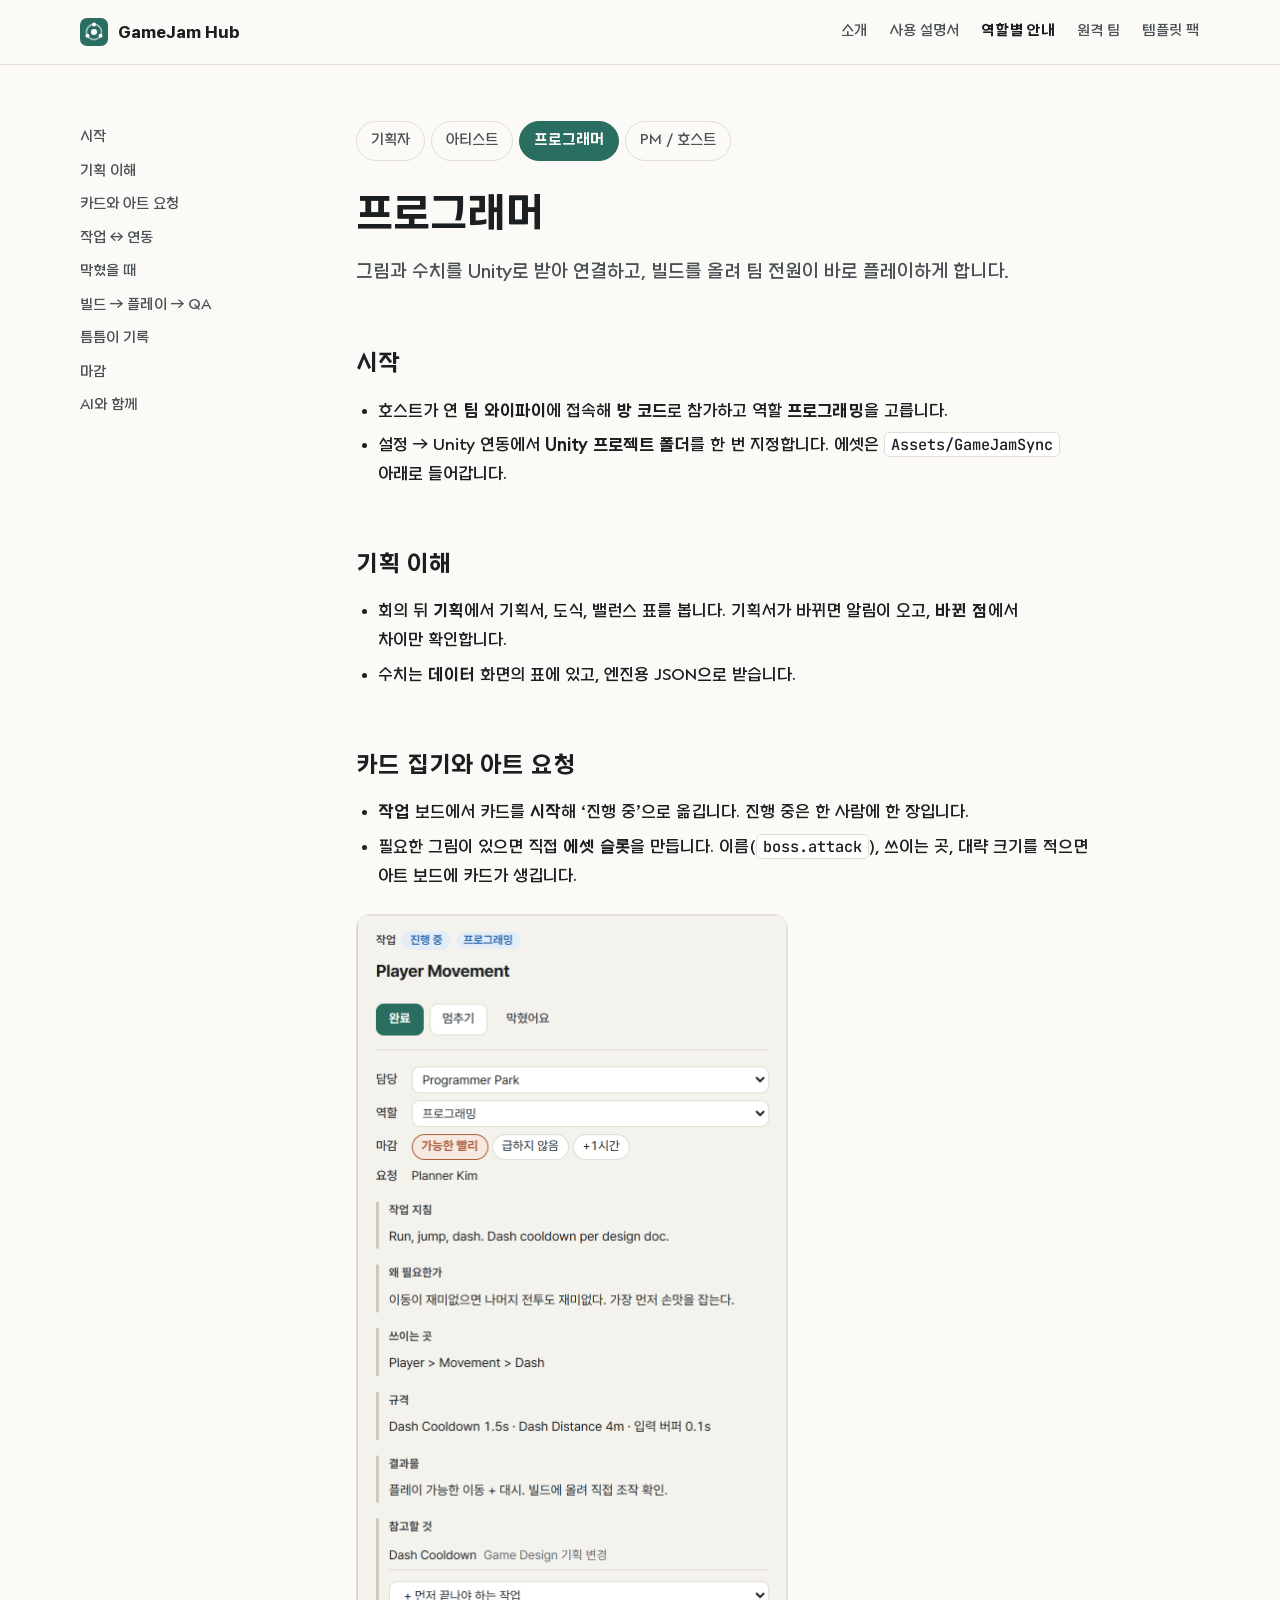
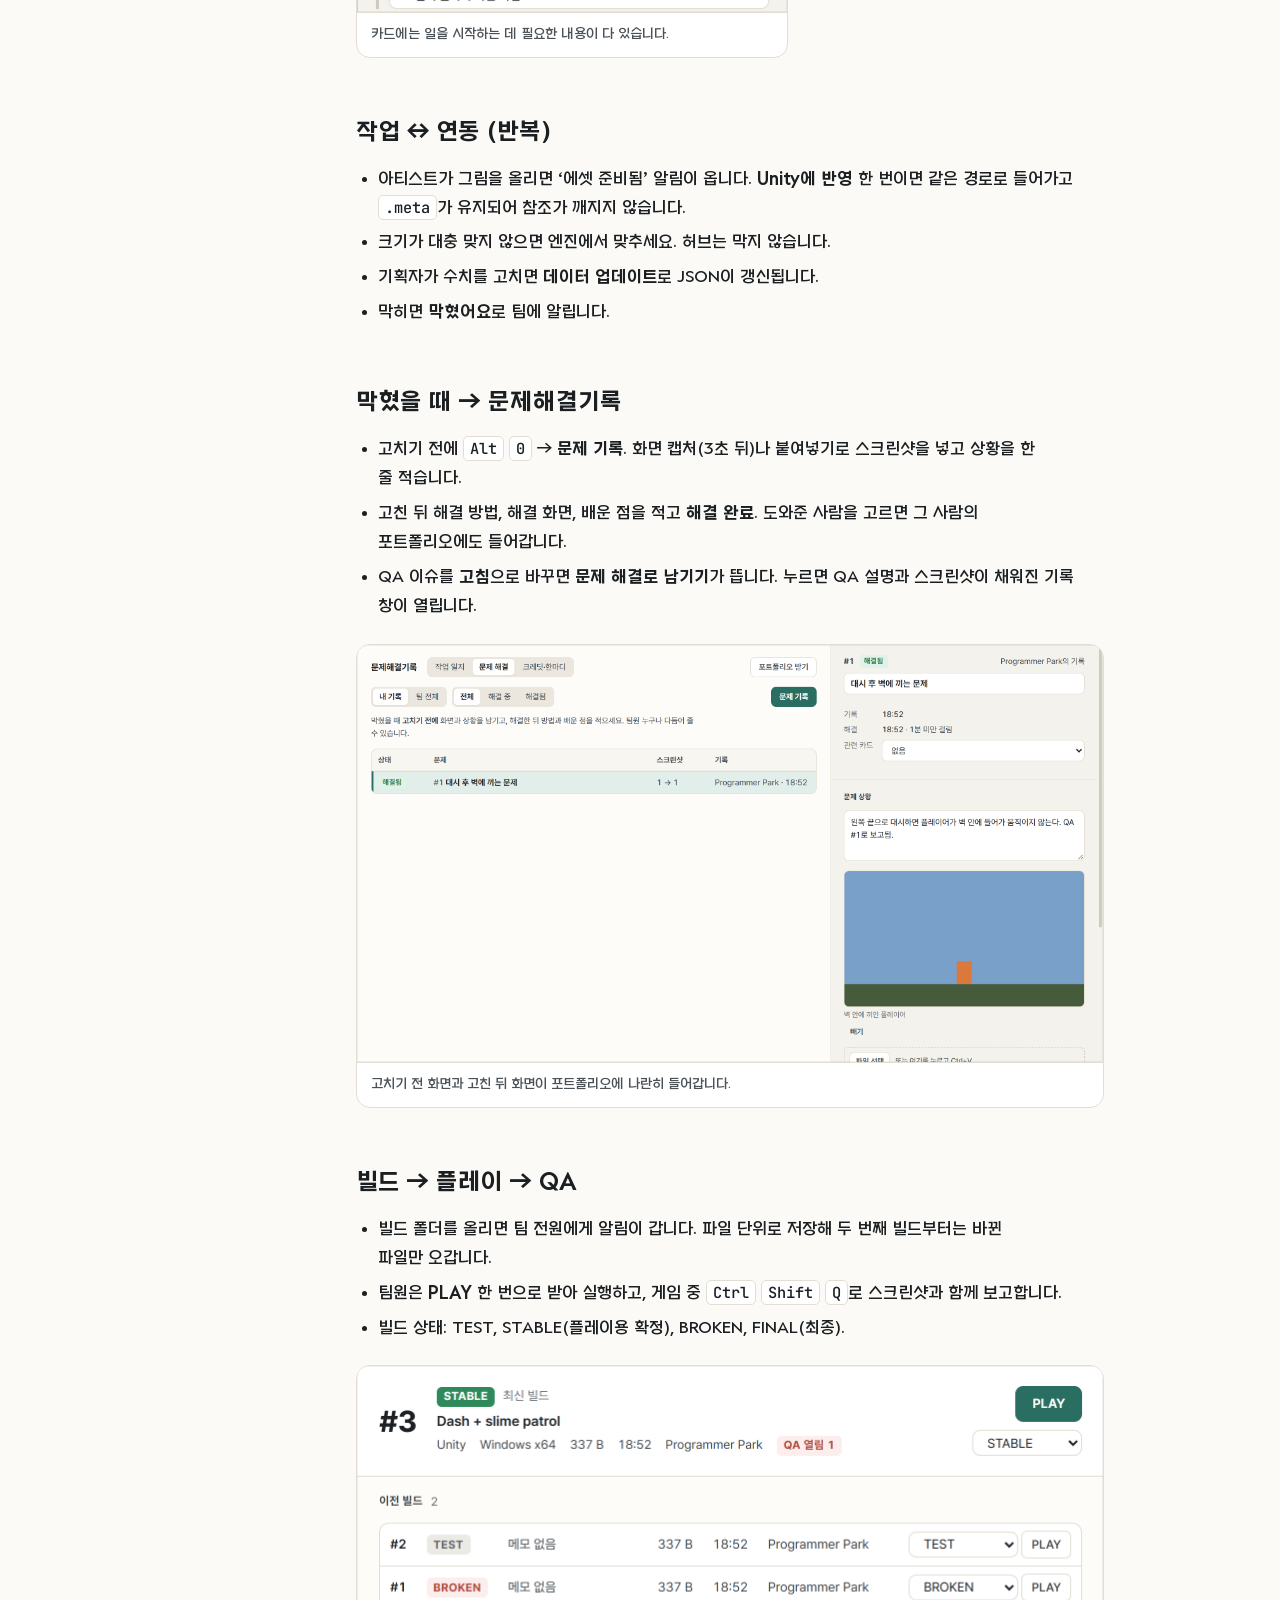
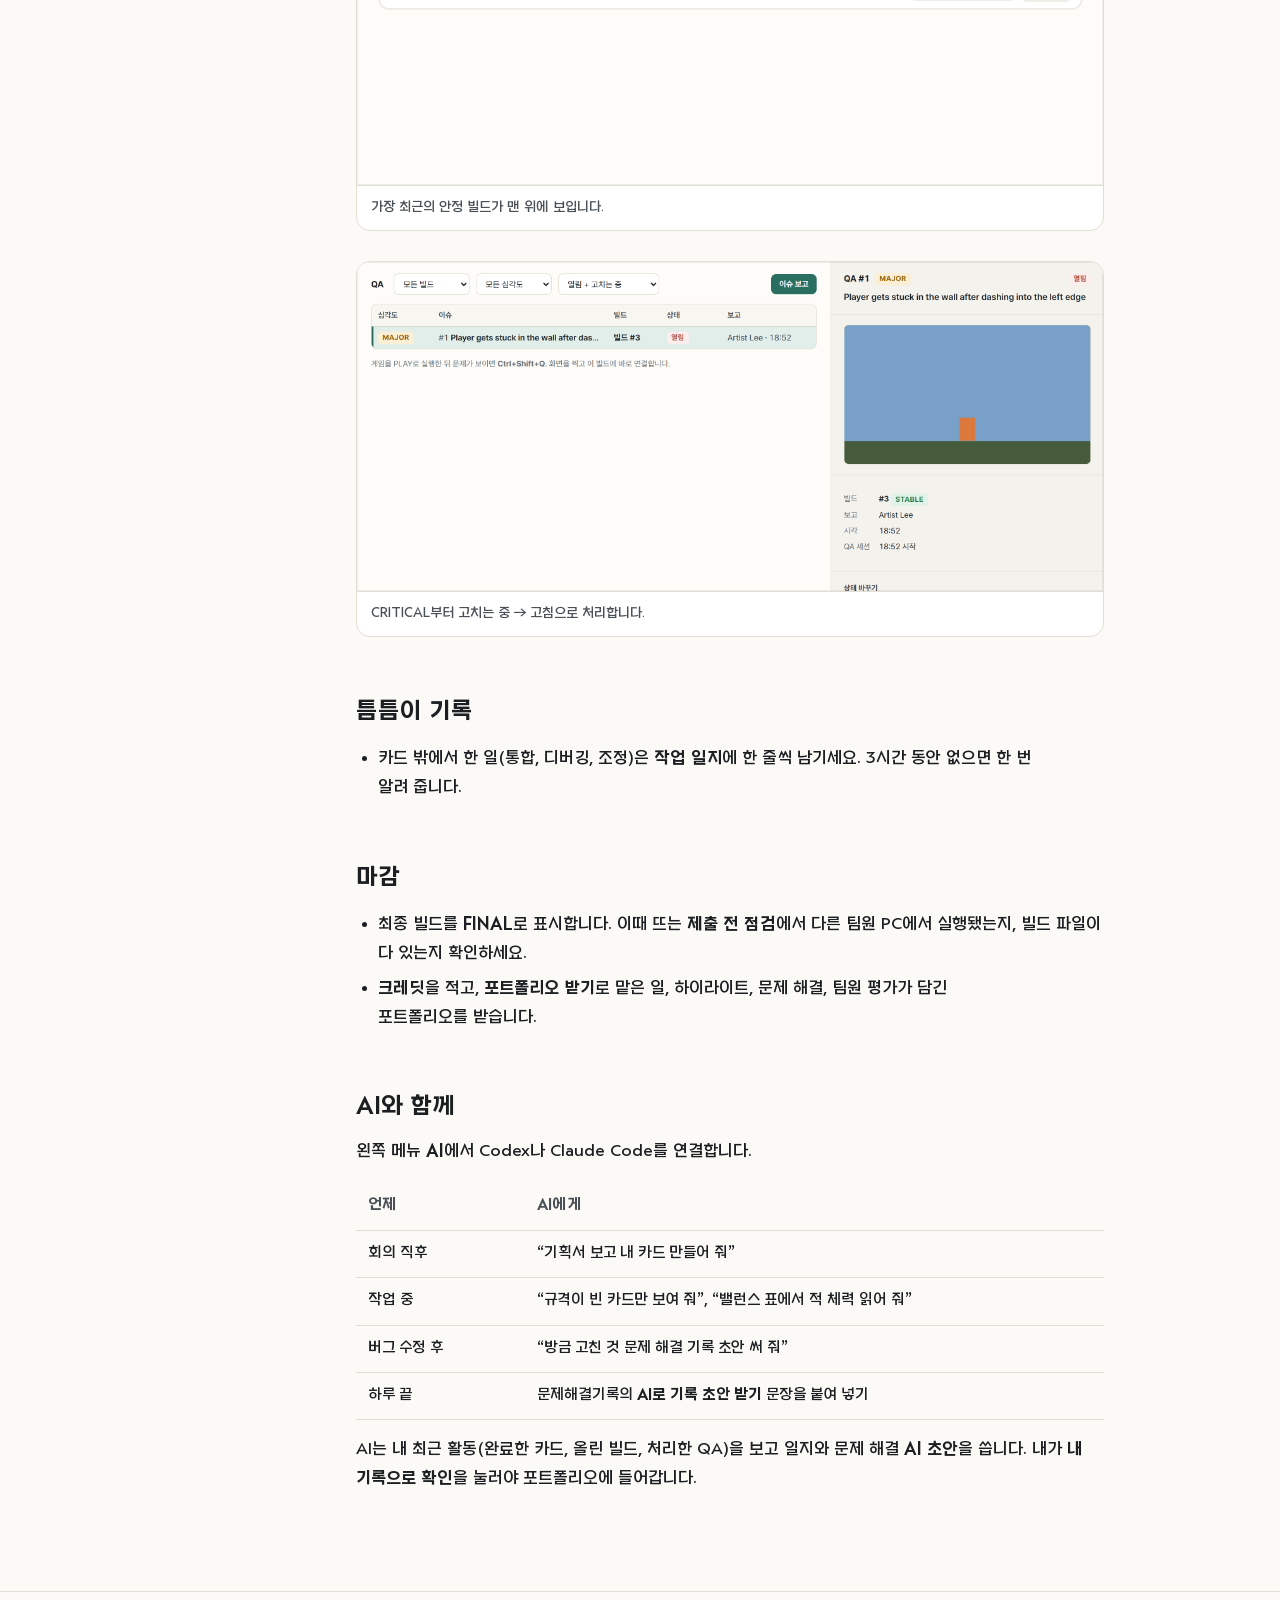
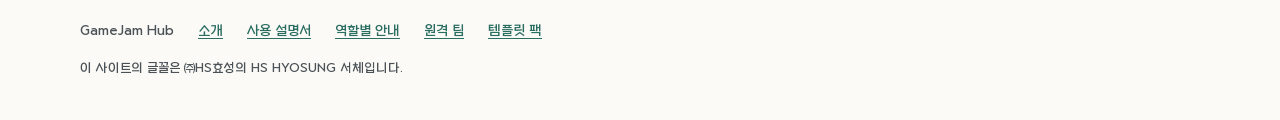
<file: role-programmer.html>
<!doctype html>
<html lang="ko">
<head>
<meta charset="utf-8">
<meta name="viewport" content="width=device-width, initial-scale=1">
<title>프로그래머 안내 | GameJam Hub</title>
<meta name="description" content="프로그래머가 GameJam Hub로 에셋과 수치를 Unity로 받고, 빌드와 QA를 돌리는 흐름.">
<link rel="icon" href="assets/mark.svg">
<link rel="preload" href="fonts/hs-hyosung/HS%20HYOSUNG-Medium.woff2" as="font" type="font/woff2" crossorigin>
<link rel="preload" href="fonts/hs-hyosung/HS%20HYOSUNG-Bold.woff2" as="font" type="font/woff2" crossorigin>
<link rel="stylesheet" href="fonts/fonts.css">
<link rel="stylesheet" href="style.css">
</head>
<body>
<header class="top">
  <div class="wrap">
    <a class="brand" href="./"><img src="assets/mark.svg" width="28" height="28" alt=""> GameJam Hub</a>
    <nav aria-label="사이트">
      <a href="./">소개</a>
      <a href="guide.html">사용 설명서</a>
      <a href="roles.html" aria-current="page">역할별 안내</a>
      <a href="remote.html">원격 팀</a>
      <a href="dlc.html">템플릿 팩</a>
    </nav>
  </div>
</header>

<main class="doc">
  <div class="wrap">
    <aside aria-label="목차">
      <a href="#start">시작</a>
      <a href="#plan">기획 이해</a>
      <a href="#cards">카드와 아트 요청</a>
      <a href="#work">작업&nbsp;↔ 연동</a>
      <a href="#stuck">막혔을 때</a>
      <a href="#build">빌드&nbsp;→ 플레이&nbsp;→ QA</a>
      <a href="#log">틈틈이 기록</a>
      <a href="#end">마감</a>
      <a href="#ai">AI와 함께</a>
    </aside>
    <article>
      <nav class="role-switch" aria-label="역할"><a href="role-planner.html">기획자</a><a href="role-artist.html">아티스트</a><a href="role-programmer.html" aria-current="page">프로그래머</a><a href="role-pm.html">PM / 호스트</a></nav>
      <h1>프로그래머</h1>
      <p class="intro">그림과 수치를 Unity로 받아 연결하고, 빌드를 올려 팀 전원이 바로 플레이하게 합니다.</p>
      <h2 id="start">시작</h2>
      <ul>
        <li>호스트가 연 <b>팀 와이파이</b>에 접속해 <b>방&nbsp;코드</b>로 참가하고 역할 <b>프로그래밍</b>을 고릅니다.</li>
        <li>설정&nbsp;→ Unity 연동에서 <b>Unity 프로젝트 폴더</b>를 한 번 지정합니다. 에셋은 <code>Assets/GameJamSync</code> 아래로 들어갑니다.</li>
      </ul>
      <h2 id="plan">기획 이해</h2>
      <ul>
        <li>회의 뒤 <b>기획</b>에서 기획서, 도식, 밸런스 표를 봅니다. 기획서가 바뀌면 알림이 오고, <b>바뀐 점</b>에서 차이만 확인합니다.</li>
        <li>수치는 <b>데이터</b> 화면의 표에 있고, 엔진용 JSON으로 받습니다.</li>
      </ul>
      <h2 id="cards">카드 집기와 아트 요청</h2>
      <ul>
        <li><b>작업</b> 보드에서 카드를 <b>시작</b>해 <span class="nobr">‘진행 중’으로</span> 옮깁니다. 진행 중은 한 사람에 한 장입니다.</li>
        <li>필요한 그림이 있으면 직접 <b>에셋 슬롯</b>을 만듭니다. 이름(<code>boss.attack</code>), 쓰이는 곳, 대략 크기를 적으면 아트 보드에 카드가 생깁니다.</li>
      </ul>
      <figure class="shot role-shot narrow"><a href="assets/roles/prog-card.png" title="원본 크기로 보기"><img src="assets/roles/prog-card.png" width="432" height="700" alt="카드 상세: 담당, 역할, 마감, 작업 지침, 왜 필요한가, 쓰이는 곳, 규격, 결과물, 참고할 것" loading="lazy"></a><figcaption>카드에는 일을 시작하는 데 필요한 내용이 다 있습니다.</figcaption></figure>
      <h2 id="work">작업&nbsp;↔ 연동 (반복)</h2>
      <ul>
        <li>아티스트가 그림을 올리면 ‘에셋 준비됨’ 알림이 옵니다. <b>Unity에 반영</b> 한 번이면 같은 경로로 들어가고 <code>.meta</code>가 유지되어 참조가 깨지지 않습니다.</li>
        <li>크기가 대충 맞지 않으면 엔진에서 맞추세요. 허브는 막지 않습니다.</li>
        <li>기획자가 수치를 고치면 <b>데이터 업데이트</b>로 JSON이 갱신됩니다.</li>
        <li>막히면 <b>막혔어요</b>로 팀에 알립니다.</li>
      </ul>
      <h2 id="stuck">막혔을 때&nbsp;→ 문제해결기록</h2>
      <ul>
        <li>고치기 전에 <kbd>Alt</kbd> <kbd>0</kbd>&nbsp;→ <b>문제 기록</b>. 화면 캡처(3초 뒤)나 붙여넣기로 스크린샷을 넣고 상황을 한 줄 적습니다.</li>
        <li>고친 뒤 해결 방법, 해결 화면, 배운 점을 적고 <b>해결 완료</b>. 도와준 사람을 고르면 그 사람의 포트폴리오에도 들어갑니다.</li>
        <li>QA 이슈를 <b>고침</b>으로 바꾸면 <b>문제 해결로 남기기</b>가 뜹니다. 누르면 QA 설명과 스크린샷이 채워진 기록 창이 열립니다.</li>
      </ul>
      <figure class="shot role-shot"><a href="assets/roles/prog-trouble.png" title="원본 크기로 보기"><img src="assets/roles/prog-trouble.png" width="1180" height="660" alt="문제 해결 기록: 목록과 상세(문제 상황, 스크린샷)" loading="lazy"></a><figcaption>고치기 전 화면과 고친 뒤 화면이 포트폴리오에 나란히 들어갑니다.</figcaption></figure>
      <h2 id="build">빌드&nbsp;→ 플레이&nbsp;→ QA</h2>
      <ul>
        <li>빌드 폴더를 올리면 팀 전원에게 알림이 갑니다. 파일 단위로 저장해 두 번째 빌드부터는 바뀐 파일만 오갑니다.</li>
        <li>팀원은 <b>PLAY</b> 한 번으로 받아 실행하고, 게임 중 <kbd>Ctrl</kbd> <kbd>Shift</kbd> <kbd>Q</kbd>로 스크린샷과 함께 보고합니다.</li>
        <li>빌드 상태: TEST, STABLE(플레이용 확정), BROKEN, FINAL(최종).</li>
      </ul>
      <figure class="shot role-shot"><a href="assets/roles/prog-builds.png" title="원본 크기로 보기"><img src="assets/roles/prog-builds.png" width="748" height="420" alt="빌드 목록: 최신 빌드 #3 STABLE과 PLAY 버튼, 이전 빌드" loading="lazy"></a><figcaption>가장 최근의 안정 빌드가 맨 위에 보입니다.</figcaption></figure>
      <figure class="shot role-shot"><a href="assets/roles/prog-qa.png" title="원본 크기로 보기"><img src="assets/roles/prog-qa.png" width="1180" height="520" alt="QA 목록과 이슈 상세: 심각도, 빌드, 상태, 스크린샷" loading="lazy"></a><figcaption>CRITICAL부터 고치는 중&nbsp;→ 고침으로 처리합니다.</figcaption></figure>
      <h2 id="log">틈틈이 기록</h2>
      <ul>
        <li>카드 밖에서 한 일(통합, 디버깅, 조정)은 <b>작업 일지</b>에 한 줄씩 남기세요. 3시간 동안 없으면 한 번 알려 줍니다.</li>
      </ul>
      <h2 id="end">마감</h2>
      <ul>
        <li>최종 빌드를 <b>FINAL</b>로 표시합니다. 이때 뜨는 <b>제출 전 점검</b>에서 다른 팀원 PC에서 실행됐는지, 빌드 파일이 다 있는지 확인하세요.</li>
        <li><b>크레딧</b>을 적고, <b>포트폴리오 받기</b>로 맡은 일, 하이라이트, 문제 해결, 팀원 평가가 담긴 포트폴리오를 받습니다.</li>
      </ul>
      <h2 id="ai">AI와 함께</h2>
      <p>왼쪽 메뉴 <b>AI</b>에서 Codex나 Claude Code를 연결합니다.</p>
      <table><thead><tr><th>언제</th><th>AI에게</th></tr></thead><tbody><tr><td>회의 직후</td><td>“기획서 보고 내 카드 만들어 줘”</td></tr><tr><td>작업 중</td><td>“규격이 빈 카드만 보여 줘”, “밸런스 표에서 적 체력 읽어 줘”</td></tr><tr><td>버그 수정 후</td><td>“방금 고친 것 문제 해결 기록 초안 써 줘”</td></tr><tr><td>하루 끝</td><td>문제해결기록의 <b>AI로 기록 초안 받기</b> 문장을 붙여 넣기</td></tr></tbody></table>
      <p>AI는 내 최근 활동(완료한 카드, 올린 빌드, 처리한 QA)을 보고 일지와 문제 해결 <b>AI 초안</b>을 씁니다. 내가 <b>내 기록으로 확인</b>을 눌러야 포트폴리오에 들어갑니다.</p>
    </article>
  </div>
</main>

<footer>
  <div class="wrap">
    <span>GameJam Hub</span>
    <a href="./">소개</a>
    <a href="guide.html">사용 설명서</a>
    <a href="roles.html">역할별 안내</a>
    <a href="remote.html">원격 팀</a>
    <a href="dlc.html">템플릿 팩</a>
    <small class="credit">이 사이트의 글꼴은 ㈜HS효성의 HS HYOSUNG 서체입니다.</small>
  </div>
</footer>
</body>
</html>
</file>
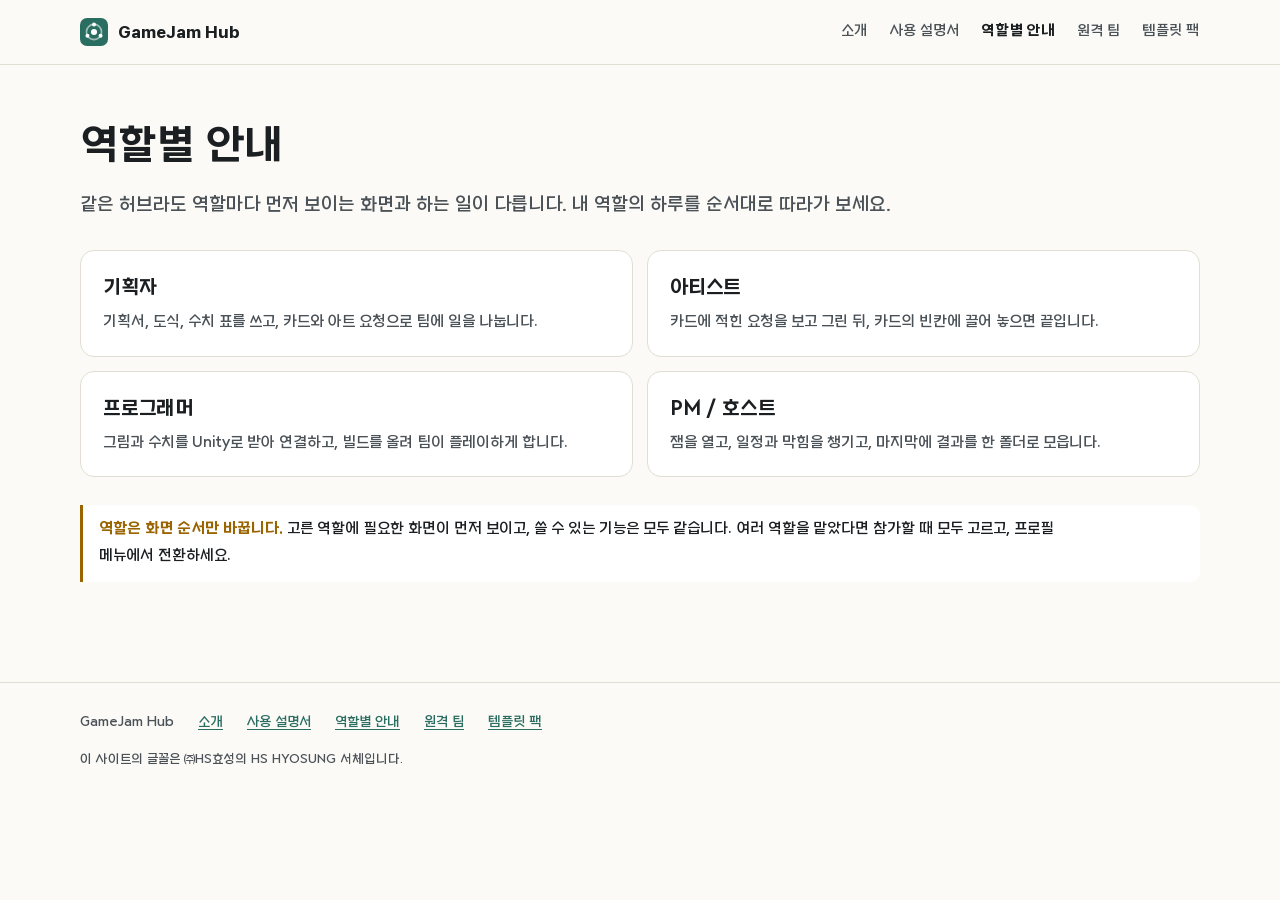
<file: roles.html>
<!doctype html>
<html lang="ko">
<head>
<meta charset="utf-8">
<meta name="viewport" content="width=device-width, initial-scale=1">
<title>역할별 안내 | GameJam Hub</title>
<meta name="description" content="기획자, 아티스트, 프로그래머, PM이 2박 3일 게임잼에서 GameJam Hub를 쓰는 흐름.">
<link rel="icon" href="assets/mark.svg">
<link rel="preload" href="fonts/hs-hyosung/HS%20HYOSUNG-Medium.woff2" as="font" type="font/woff2" crossorigin>
<link rel="preload" href="fonts/hs-hyosung/HS%20HYOSUNG-Bold.woff2" as="font" type="font/woff2" crossorigin>
<link rel="stylesheet" href="fonts/fonts.css">
<link rel="stylesheet" href="style.css">
</head>
<body>
<header class="top">
  <div class="wrap">
    <a class="brand" href="./"><img src="assets/mark.svg" width="28" height="28" alt=""> GameJam Hub</a>
    <nav aria-label="사이트">
      <a href="./">소개</a>
      <a href="guide.html">사용 설명서</a>
      <a href="roles.html" aria-current="page">역할별 안내</a>
      <a href="remote.html">원격 팀</a>
      <a href="dlc.html">템플릿 팩</a>
    </nav>
  </div>
</header>

<main class="doc">
  <div class="wrap" style="grid-template-columns:minmax(0,1fr)">
    <article style="max-width:none">
      <h1>역할별 안내</h1>
      <p class="intro">같은 허브라도 역할마다 먼저 보이는 화면과 하는 일이 다릅니다. 내 역할의 하루를 순서대로 따라가 보세요.</p>
      <div class="role-cards">
        <a class="role-card" href="role-planner.html"><b>기획자</b><span>기획서, 도식, 수치 표를 쓰고, 카드와 아트 요청으로 팀에 일을 나눕니다.</span></a>
        <a class="role-card" href="role-artist.html"><b>아티스트</b><span>카드에 적힌 요청을 보고 그린 뒤, 카드의 빈칸에 끌어 놓으면 끝입니다.</span></a>
        <a class="role-card" href="role-programmer.html"><b>프로그래머</b><span>그림과 수치를 Unity로 받아 연결하고, 빌드를 올려 팀이 플레이하게 합니다.</span></a>
        <a class="role-card" href="role-pm.html"><b>PM / 호스트</b><span>잼을 열고, 일정과 막힘을 챙기고, 마지막에 결과를 한 폴더로 모읍니다.</span></a>
      </div>
      <div class="callout"><strong>역할은 화면 순서만 바꿉니다.</strong> 고른 역할에 필요한 화면이 먼저 보이고, 쓸 수 있는 기능은 모두 같습니다. 여러 역할을 맡았다면 참가할 때 모두 고르고, 프로필 메뉴에서 전환하세요.</div>
    </article>
  </div>
</main>

<footer>
  <div class="wrap">
    <span>GameJam Hub</span>
    <a href="./">소개</a>
    <a href="guide.html">사용 설명서</a>
    <a href="roles.html">역할별 안내</a>
    <a href="remote.html">원격 팀</a>
    <a href="dlc.html">템플릿 팩</a>
    <small class="credit">이 사이트의 글꼴은 ㈜HS효성의 HS HYOSUNG 서체입니다.</small>
  </div>
</footer>
</body>
</html>
</file>
<file: fonts/fonts.css>
/* Fonts shipped with the site, so the page looks the same on any network.
   HS HYOSUNG (HS효성체) Light/Medium/Bold — (c) HS Hyosung Corp., free for web display;
     no logo/trademark use, no selling or renaming the files — fonts/hs-hyosung/HS_HYOSUNG_LICENSE_GUIDE_KR.pdf
     Hangul 11,172 + ASCII only; other symbols (· → “ ” …) fall back to Pretendard.
   Pretendard Variable 1.3.9 (dynamic subsets: the browser fetches only the pieces a page uses)
     (c) 2021 Kil Hyung-jin, SIL Open Font License 1.1 — fonts/pretendard/LICENSE.txt
   JetBrains Mono (variable, latin) — SIL Open Font License 1.1 — fonts/jetbrains-mono/LICENSE.txt */
@font-face{font-family:'HS HYOSUNG';font-style:normal;font-display:swap;font-weight:300;src:url('hs-hyosung/HS%20HYOSUNG-Light.woff2') format('woff2');}
@font-face{font-family:'HS HYOSUNG';font-style:normal;font-display:swap;font-weight:500;src:url('hs-hyosung/HS%20HYOSUNG-Medium.woff2') format('woff2');}
@font-face{font-family:'HS HYOSUNG';font-style:normal;font-display:swap;font-weight:700;src:url('hs-hyosung/HS%20HYOSUNG-Bold.woff2') format('woff2');}
@font-face {font-family: 'Pretendard Variable';font-style: normal;font-display: swap;font-weight: 45 920;src: url(pretendard/PretendardVariable.subset.0.woff2) format('woff2-variations');unicode-range: U+f9ca-fa0b, U+ff03-ff05, U+ff07, U+ff0a-ff0b, U+ff0d-ff19, U+ff1b, U+ff1d, U+ff20-ff5b, U+ff5d, U+ffe0-ffe3, U+ffe5-ffe6;}
@font-face {font-family: 'Pretendard Variable';font-style: normal;font-display: swap;font-weight: 45 920;src: url(pretendard/PretendardVariable.subset.1.woff2) format('woff2-variations');unicode-range: U+d723-d728, U+d72a-d733, U+d735-d748, U+d74a-d74f, U+d752-d753, U+d755-d757, U+d75a-d75f, U+d762-d764, U+d766-d768, U+d76a-d76b, U+d76d-d76f, U+d771-d787, U+d789-d78b, U+d78d-d78f, U+d791-d797, U+d79a, U+d79c, U+d79e-d7a3, U+f900-f909, U+f90b-f92e;}
@font-face {font-family: 'Pretendard Variable';font-style: normal;font-display: swap;font-weight: 45 920;src: url(pretendard/PretendardVariable.subset.2.woff2) format('woff2-variations');unicode-range: U+d679-d68b, U+d68e-d69e, U+d6a0, U+d6a2-d6a7, U+d6a9-d6c3, U+d6c6-d6c7, U+d6c9-d6cb, U+d6cd-d6d3, U+d6d5-d6d6, U+d6d8-d6e3, U+d6e5-d6e7, U+d6e9-d6fb, U+d6fd-d717, U+d719-d71f, U+d721-d722;}
@font-face {font-family: 'Pretendard Variable';font-style: normal;font-display: swap;font-weight: 45 920;src: url(pretendard/PretendardVariable.subset.3.woff2) format('woff2-variations');unicode-range: U+d5bc-d5c7, U+d5ca-d5cb, U+d5cd-d5cf, U+d5d1-d5d7, U+d5d9-d5da, U+d5dc, U+d5de-d5e3, U+d5e6-d5e7, U+d5e9-d5eb, U+d5ed-d5f6, U+d5f8, U+d5fa-d5ff, U+d602-d603, U+d605-d607, U+d609-d60f, U+d612-d613, U+d616-d61b, U+d61d-d637, U+d63a-d63b, U+d63d-d63f, U+d641-d647, U+d64a-d64c, U+d64e-d653, U+d656-d657, U+d659-d65b, U+d65d-d666, U+d668, U+d66a-d678;}
@font-face {font-family: 'Pretendard Variable';font-style: normal;font-display: swap;font-weight: 45 920;src: url(pretendard/PretendardVariable.subset.4.woff2) format('woff2-variations');unicode-range: U+d507, U+d509-d50b, U+d50d-d513, U+d515-d53b, U+d53e-d53f, U+d541-d543, U+d545-d54c, U+d54e, U+d550, U+d552-d557, U+d55a-d55b, U+d55d-d55f, U+d561-d564, U+d566-d567, U+d56a, U+d56c, U+d56e-d573, U+d576-d577, U+d579-d583, U+d585-d586, U+d58a-d5a4, U+d5a6-d5bb;}
@font-face {font-family: 'Pretendard Variable';font-style: normal;font-display: swap;font-weight: 45 920;src: url(pretendard/PretendardVariable.subset.5.woff2) format('woff2-variations');unicode-range: U+d464-d477, U+d47a-d47b, U+d47d-d47f, U+d481-d487, U+d489-d48a, U+d48c, U+d48e-d4e7, U+d4e9-d503, U+d505-d506;}
@font-face {font-family: 'Pretendard Variable';font-style: normal;font-display: swap;font-weight: 45 920;src: url(pretendard/PretendardVariable.subset.6.woff2) format('woff2-variations');unicode-range: U+d3bf-d3c7, U+d3ca-d3cf, U+d3d1-d3eb, U+d3ee-d3ef, U+d3f1-d3f3, U+d3f5-d3fb, U+d3fd-d400, U+d402-d45b, U+d45d-d463;}
@font-face {font-family: 'Pretendard Variable';font-style: normal;font-display: swap;font-weight: 45 920;src: url(pretendard/PretendardVariable.subset.7.woff2) format('woff2-variations');unicode-range: U+d2ff, U+d302-d304, U+d306-d30b, U+d30f, U+d311-d313, U+d315-d31b, U+d31e, U+d322-d324, U+d326-d327, U+d32a-d32b, U+d32d-d32f, U+d331-d337, U+d339-d33c, U+d33e-d37b, U+d37e-d37f, U+d381-d383, U+d385-d38b, U+d38e-d390, U+d392-d397, U+d39a-d39b, U+d39d-d39f, U+d3a1-d3a7, U+d3a9-d3aa, U+d3ac, U+d3ae-d3b3, U+d3b5-d3b7, U+d3b9-d3bb, U+d3bd-d3be;}
@font-face {font-family: 'Pretendard Variable';font-style: normal;font-display: swap;font-weight: 45 920;src: url(pretendard/PretendardVariable.subset.8.woff2) format('woff2-variations');unicode-range: U+d257-d27f, U+d281-d29b, U+d29d-d29f, U+d2a1-d2ab, U+d2ad-d2b7, U+d2ba-d2bb, U+d2bd-d2bf, U+d2c1-d2c7, U+d2c9-d2ef, U+d2f2-d2f3, U+d2f5-d2f7, U+d2f9-d2fe;}
@font-face {font-family: 'Pretendard Variable';font-style: normal;font-display: swap;font-weight: 45 920;src: url(pretendard/PretendardVariable.subset.9.woff2) format('woff2-variations');unicode-range: U+d1b4, U+d1b6-d1f3, U+d1f5-d22b, U+d22e-d22f, U+d231-d233, U+d235-d23b, U+d23d-d240, U+d242-d256;}
@font-face {font-family: 'Pretendard Variable';font-style: normal;font-display: swap;font-weight: 45 920;src: url(pretendard/PretendardVariable.subset.10.woff2) format('woff2-variations');unicode-range: U+d105-d12f, U+d132-d133, U+d135-d137, U+d139-d13f, U+d141-d142, U+d144, U+d146-d14b, U+d14e-d14f, U+d151-d153, U+d155-d15b, U+d15e-d187, U+d189-d19f, U+d1a2-d1a3, U+d1a5-d1a7, U+d1a9-d1af, U+d1b2-d1b3;}
@font-face {font-family: 'Pretendard Variable';font-style: normal;font-display: swap;font-weight: 45 920;src: url(pretendard/PretendardVariable.subset.11.woff2) format('woff2-variations');unicode-range: U+d04b-d04f, U+d051-d057, U+d059-d06b, U+d06d-d06f, U+d071-d073, U+d075-d07b, U+d07e-d0a3, U+d0a6-d0a7, U+d0a9-d0ab, U+d0ad-d0b3, U+d0b6, U+d0b8, U+d0ba-d0bf, U+d0c2-d0c3, U+d0c5-d0c7, U+d0c9-d0cf, U+d0d2, U+d0d6-d0db, U+d0de-d0df, U+d0e1-d0e3, U+d0e5-d0eb, U+d0ee-d0f0, U+d0f2-d104;}
@font-face {font-family: 'Pretendard Variable';font-style: normal;font-display: swap;font-weight: 45 920;src: url(pretendard/PretendardVariable.subset.12.woff2) format('woff2-variations');unicode-range: U+cfa2-cfc3, U+cfc5-cfdf, U+cfe2-cfe3, U+cfe5-cfe7, U+cfe9-cff4, U+cff6-cffb, U+cffd-cfff, U+d001-d003, U+d005-d017, U+d019-d033, U+d036-d037, U+d039-d03b, U+d03d-d04a;}
@font-face {font-family: 'Pretendard Variable';font-style: normal;font-display: swap;font-weight: 45 920;src: url(pretendard/PretendardVariable.subset.13.woff2) format('woff2-variations');unicode-range: U+cef0-cef3, U+cef6, U+cef9-ceff, U+cf01-cf03, U+cf05-cf07, U+cf09-cf0f, U+cf11-cf12, U+cf14-cf1b, U+cf1d-cf1f, U+cf21-cf2f, U+cf31-cf53, U+cf56-cf57, U+cf59-cf5b, U+cf5d-cf63, U+cf66, U+cf68, U+cf6a-cf6f, U+cf71-cf84, U+cf86-cf8b, U+cf8d-cfa1;}
@font-face {font-family: 'Pretendard Variable';font-style: normal;font-display: swap;font-weight: 45 920;src: url(pretendard/PretendardVariable.subset.14.woff2) format('woff2-variations');unicode-range: U+ce3c-ce57, U+ce5a-ce5b, U+ce5d-ce5f, U+ce61-ce67, U+ce6a, U+ce6c, U+ce6e-ce73, U+ce76-ce77, U+ce79-ce7b, U+ce7d-ce83, U+ce85-ce88, U+ce8a-ce8f, U+ce91-ce93, U+ce95-ce97, U+ce99-ce9f, U+cea2, U+cea4-ceab, U+cead-cee3, U+cee6-cee7, U+cee9-ceeb, U+ceed-ceef;}
@font-face {font-family: 'Pretendard Variable';font-style: normal;font-display: swap;font-weight: 45 920;src: url(pretendard/PretendardVariable.subset.15.woff2) format('woff2-variations');unicode-range: U+cd92-cd93, U+cd96-cd97, U+cd99-cd9b, U+cd9d-cda3, U+cda6-cda8, U+cdaa-cdaf, U+cdb1-cdc3, U+cdc5-cdcb, U+cdcd-cde7, U+cde9-ce03, U+ce05-ce1f, U+ce22-ce34, U+ce36-ce3b;}
@font-face {font-family: 'Pretendard Variable';font-style: normal;font-display: swap;font-weight: 45 920;src: url(pretendard/PretendardVariable.subset.16.woff2) format('woff2-variations');unicode-range: U+ccef-cd07, U+cd0a-cd0b, U+cd0d-cd1a, U+cd1c, U+cd1e-cd2b, U+cd2d-cd5b, U+cd5d-cd77, U+cd79-cd91;}
@font-face {font-family: 'Pretendard Variable';font-style: normal;font-display: swap;font-weight: 45 920;src: url(pretendard/PretendardVariable.subset.17.woff2) format('woff2-variations');unicode-range: U+cc3f-cc43, U+cc46-cc47, U+cc49-cc4b, U+cc4d-cc53, U+cc55-cc58, U+cc5a-cc5f, U+cc61-cc97, U+cc9a-cc9b, U+cc9d-cc9f, U+cca1-cca7, U+ccaa, U+ccac, U+ccae-ccb3, U+ccb6-ccb7, U+ccb9-ccbb, U+ccbd-cccf, U+ccd1-cce3, U+cce5-ccee;}
@font-face {font-family: 'Pretendard Variable';font-style: normal;font-display: swap;font-weight: 45 920;src: url(pretendard/PretendardVariable.subset.18.woff2) format('woff2-variations');unicode-range: U+cb91-cbd3, U+cbd5-cbe3, U+cbe5-cc0b, U+cc0e-cc0f, U+cc11-cc13, U+cc15-cc1b, U+cc1d-cc20, U+cc23-cc27, U+cc2a-cc2b, U+cc2d, U+cc2f, U+cc31-cc37, U+cc3a, U+cc3c;}
@font-face {font-family: 'Pretendard Variable';font-style: normal;font-display: swap;font-weight: 45 920;src: url(pretendard/PretendardVariable.subset.19.woff2) format('woff2-variations');unicode-range: U+caf4-cb47, U+cb4a-cb90;}
@font-face {font-family: 'Pretendard Variable';font-style: normal;font-display: swap;font-weight: 45 920;src: url(pretendard/PretendardVariable.subset.20.woff2) format('woff2-variations');unicode-range: U+ca4a-ca4b, U+ca4e-ca4f, U+ca51-ca53, U+ca55-ca5b, U+ca5d-ca60, U+ca62-ca83, U+ca85-cabb, U+cabe-cabf, U+cac1-cac3, U+cac5-cacb, U+cacd-cad0, U+cad2, U+cad4-cad8, U+cada-caf3;}
@font-face {font-family: 'Pretendard Variable';font-style: normal;font-display: swap;font-weight: 45 920;src: url(pretendard/PretendardVariable.subset.21.woff2) format('woff2-variations');unicode-range: U+c996-c997, U+c99a-c99c, U+c99e-c9bf, U+c9c2-c9c3, U+c9c5-c9c7, U+c9c9-c9cf, U+c9d2, U+c9d4, U+c9d7-c9d8, U+c9db, U+c9de-c9df, U+c9e1-c9e3, U+c9e5-c9e6, U+c9e8-c9eb, U+c9ee-c9f0, U+c9f2-c9f7, U+c9f9-ca0b, U+ca0d-ca28, U+ca2a-ca49;}
@font-face {font-family: 'Pretendard Variable';font-style: normal;font-display: swap;font-weight: 45 920;src: url(pretendard/PretendardVariable.subset.22.woff2) format('woff2-variations');unicode-range: U+c8e9-c8f4, U+c8f6-c8fb, U+c8fe-c8ff, U+c901-c903, U+c905-c90b, U+c90e-c910, U+c912-c917, U+c919-c92b, U+c92d-c94f, U+c951-c953, U+c955-c96b, U+c96d-c973, U+c975-c987, U+c98a-c98b, U+c98d-c98f, U+c991-c995;}
@font-face {font-family: 'Pretendard Variable';font-style: normal;font-display: swap;font-weight: 45 920;src: url(pretendard/PretendardVariable.subset.23.woff2) format('woff2-variations');unicode-range: U+c841-c84b, U+c84d-c86f, U+c872-c873, U+c875-c877, U+c879-c87f, U+c882-c884, U+c887-c88a, U+c88d-c8c3, U+c8c5-c8df, U+c8e1-c8e8;}
@font-face {font-family: 'Pretendard Variable';font-style: normal;font-display: swap;font-weight: 45 920;src: url(pretendard/PretendardVariable.subset.24.woff2) format('woff2-variations');unicode-range: U+c779-c77b, U+c77e-c782, U+c786, U+c78b, U+c78d, U+c78f, U+c792-c793, U+c795, U+c797, U+c799-c79f, U+c7a2, U+c7a7-c7ab, U+c7ae-c7bb, U+c7bd-c7c0, U+c7c2-c7c7, U+c7c9-c7dc, U+c7de-c7ff, U+c802-c803, U+c805-c807, U+c809, U+c80b-c80f, U+c812, U+c814, U+c817-c81b, U+c81e-c81f, U+c821-c823, U+c825-c82e, U+c830-c837, U+c839-c83b, U+c83d-c840;}
@font-face {font-family: 'Pretendard Variable';font-style: normal;font-display: swap;font-weight: 45 920;src: url(pretendard/PretendardVariable.subset.25.woff2) format('woff2-variations');unicode-range: U+c6bb-c6bf, U+c6c2, U+c6c4, U+c6c6-c6cb, U+c6ce-c6cf, U+c6d1-c6d3, U+c6d5-c6db, U+c6dd-c6df, U+c6e1-c6e7, U+c6e9-c6eb, U+c6ed-c6ef, U+c6f1-c6f8, U+c6fa-c703, U+c705-c707, U+c709-c70b, U+c70d-c716, U+c718, U+c71a-c71f, U+c722-c723, U+c725-c727, U+c729-c734, U+c736-c73b, U+c73e-c73f, U+c741-c743, U+c745-c74b, U+c74e-c750, U+c752-c757, U+c759-c773, U+c776-c777;}
@font-face {font-family: 'Pretendard Variable';font-style: normal;font-display: swap;font-weight: 45 920;src: url(pretendard/PretendardVariable.subset.26.woff2) format('woff2-variations');unicode-range: U+c5f5-c5fb, U+c5fe, U+c602-c605, U+c607, U+c609-c60f, U+c611-c61a, U+c61c-c623, U+c626-c627, U+c629-c62b, U+c62d, U+c62f-c632, U+c636, U+c638, U+c63a-c63f, U+c642-c643, U+c645-c647, U+c649-c652, U+c656-c65b, U+c65d-c65f, U+c661-c663, U+c665-c677, U+c679-c67b, U+c67d-c693, U+c696-c697, U+c699-c69b, U+c69d-c6a3, U+c6a6, U+c6a8, U+c6aa-c6af, U+c6b2-c6b3, U+c6b5-c6b7, U+c6b9-c6ba;}
@font-face {font-family: 'Pretendard Variable';font-style: normal;font-display: swap;font-weight: 45 920;src: url(pretendard/PretendardVariable.subset.27.woff2) format('woff2-variations');unicode-range: U+c517-c527, U+c52a-c52b, U+c52d-c52f, U+c531-c538, U+c53a, U+c53c, U+c53e-c543, U+c546-c547, U+c54b, U+c54d-c552, U+c556, U+c55a-c55b, U+c55d, U+c55f, U+c562-c563, U+c565-c567, U+c569-c56f, U+c572, U+c574, U+c576-c57b, U+c57e-c57f, U+c581-c583, U+c585-c586, U+c588-c58b, U+c58e, U+c590, U+c592-c596, U+c599-c5b3, U+c5b6-c5b7, U+c5ba, U+c5be-c5c3, U+c5ca-c5cb, U+c5cd, U+c5cf, U+c5d2-c5d3, U+c5d5-c5d7, U+c5d9-c5df, U+c5e1-c5e2, U+c5e4, U+c5e6-c5eb, U+c5ef, U+c5f1-c5f3;}
@font-face {font-family: 'Pretendard Variable';font-style: normal;font-display: swap;font-weight: 45 920;src: url(pretendard/PretendardVariable.subset.28.woff2) format('woff2-variations');unicode-range: U+c475-c4ef, U+c4f2-c4f3, U+c4f5-c4f7, U+c4f9-c4ff, U+c502-c50b, U+c50d-c516;}
@font-face {font-family: 'Pretendard Variable';font-style: normal;font-display: swap;font-weight: 45 920;src: url(pretendard/PretendardVariable.subset.29.woff2) format('woff2-variations');unicode-range: U+c3d0-c3d7, U+c3da-c3db, U+c3dd-c3de, U+c3e1-c3ec, U+c3ee-c3f3, U+c3f5-c42b, U+c42d-c463, U+c466-c474;}
@font-face {font-family: 'Pretendard Variable';font-style: normal;font-display: swap;font-weight: 45 920;src: url(pretendard/PretendardVariable.subset.30.woff2) format('woff2-variations');unicode-range: U+c32b-c367, U+c36a-c36b, U+c36d-c36f, U+c371-c377, U+c37a-c37b, U+c37e-c383, U+c385-c387, U+c389-c3cf;}
@font-face {font-family: 'Pretendard Variable';font-style: normal;font-display: swap;font-weight: 45 920;src: url(pretendard/PretendardVariable.subset.31.woff2) format('woff2-variations');unicode-range: U+c26a-c26b, U+c26d-c26f, U+c271-c273, U+c275-c27b, U+c27e-c287, U+c289-c28f, U+c291-c297, U+c299-c29a, U+c29c-c2a3, U+c2a5-c2a7, U+c2a9-c2ab, U+c2ad-c2b3, U+c2b6, U+c2b8, U+c2ba-c2bb, U+c2bd-c2db, U+c2de-c2df, U+c2e1-c2e2, U+c2e5-c2ea, U+c2ee, U+c2f0, U+c2f2-c2f5, U+c2f7, U+c2fa-c2fb, U+c2fd-c2ff, U+c301-c307, U+c309-c30c, U+c30e-c312, U+c315-c323, U+c325-c328, U+c32a;}
@font-face {font-family: 'Pretendard Variable';font-style: normal;font-display: swap;font-weight: 45 920;src: url(pretendard/PretendardVariable.subset.32.woff2) format('woff2-variations');unicode-range: U+c1bc-c1c3, U+c1c5-c1df, U+c1e1-c1fb, U+c1fd-c203, U+c205-c20c, U+c20e, U+c210-c217, U+c21a-c21b, U+c21d-c21e, U+c221-c227, U+c229-c22a, U+c22c, U+c22e, U+c230, U+c233-c24f, U+c251-c257, U+c259-c269;}
@font-face {font-family: 'Pretendard Variable';font-style: normal;font-display: swap;font-weight: 45 920;src: url(pretendard/PretendardVariable.subset.33.woff2) format('woff2-variations');unicode-range: U+c101-c11b, U+c11f, U+c121-c123, U+c125-c12b, U+c12e, U+c132-c137, U+c13a-c13b, U+c13d-c13f, U+c141-c147, U+c14a, U+c14c-c153, U+c155-c157, U+c159-c15b, U+c15d-c166, U+c169-c16f, U+c171-c177, U+c179-c18b, U+c18e-c18f, U+c191-c193, U+c195-c19b, U+c19d-c19e, U+c1a0, U+c1a2-c1a4, U+c1a6-c1bb;}
@font-face {font-family: 'Pretendard Variable';font-style: normal;font-display: swap;font-weight: 45 920;src: url(pretendard/PretendardVariable.subset.34.woff2) format('woff2-variations');unicode-range: U+c049-c057, U+c059-c05b, U+c05d-c05f, U+c061-c067, U+c069-c08f, U+c091-c0ab, U+c0ae-c0af, U+c0b1-c0b3, U+c0b5, U+c0b7-c0bb, U+c0be, U+c0c2-c0c7, U+c0ca-c0cb, U+c0cd-c0cf, U+c0d1-c0d7, U+c0d9-c0da, U+c0dc, U+c0de-c0e3, U+c0e5-c0eb, U+c0ed-c0f3, U+c0f6, U+c0f8, U+c0fa-c0ff;}
@font-face {font-family: 'Pretendard Variable';font-style: normal;font-display: swap;font-weight: 45 920;src: url(pretendard/PretendardVariable.subset.35.woff2) format('woff2-variations');unicode-range: U+bfa7-bfaf, U+bfb1-bfc4, U+bfc6-bfcb, U+bfce-bfcf, U+bfd1-bfd3, U+bfd5-bfdb, U+bfdd-c048;}
@font-face {font-family: 'Pretendard Variable';font-style: normal;font-display: swap;font-weight: 45 920;src: url(pretendard/PretendardVariable.subset.36.woff2) format('woff2-variations');unicode-range: U+bf07, U+bf09-bf3f, U+bf41-bf4f, U+bf52-bf54, U+bf56-bfa6;}
@font-face {font-family: 'Pretendard Variable';font-style: normal;font-display: swap;font-weight: 45 920;src: url(pretendard/PretendardVariable.subset.37.woff2) format('woff2-variations');unicode-range: U+be56, U+be58, U+be5c-be5f, U+be62-be63, U+be65-be67, U+be69-be74, U+be76-be7b, U+be7e-be7f, U+be81-be8e, U+be90, U+be92-bea7, U+bea9-becf, U+bed2-bed3, U+bed5-bed6, U+bed9-bee3, U+bee6-bf06;}
@font-face {font-family: 'Pretendard Variable';font-style: normal;font-display: swap;font-weight: 45 920;src: url(pretendard/PretendardVariable.subset.38.woff2) format('woff2-variations');unicode-range: U+bdb0-bdd3, U+bdd5-bdef, U+bdf1-be0b, U+be0d-be0f, U+be11-be13, U+be15-be43, U+be46-be47, U+be49-be4b, U+be4d-be53;}
@font-face {font-family: 'Pretendard Variable';font-style: normal;font-display: swap;font-weight: 45 920;src: url(pretendard/PretendardVariable.subset.39.woff2) format('woff2-variations');unicode-range: U+bd03, U+bd06, U+bd08, U+bd0a-bd0f, U+bd11-bd22, U+bd25-bd47, U+bd49-bd58, U+bd5a-bd7f, U+bd82-bd83, U+bd85-bd87, U+bd8a-bd8f, U+bd91-bd92, U+bd94, U+bd96-bd98, U+bd9a-bdaf;}
@font-face {font-family: 'Pretendard Variable';font-style: normal;font-display: swap;font-weight: 45 920;src: url(pretendard/PretendardVariable.subset.40.woff2) format('woff2-variations');unicode-range: U+bc4e-bc83, U+bc86-bc87, U+bc89-bc8b, U+bc8d-bc93, U+bc96, U+bc98, U+bc9b-bc9f, U+bca2-bca3, U+bca5-bca7, U+bca9-bcb2, U+bcb4-bcbb, U+bcbe-bcbf, U+bcc1-bcc3, U+bcc5-bccc, U+bcce-bcd0, U+bcd2-bcd4, U+bcd6-bcf3, U+bcf7, U+bcf9-bcfb, U+bcfd-bd02;}
@font-face {font-family: 'Pretendard Variable';font-style: normal;font-display: swap;font-weight: 45 920;src: url(pretendard/PretendardVariable.subset.41.woff2) format('woff2-variations');unicode-range: U+bb90-bba3, U+bba5-bbab, U+bbad-bbbf, U+bbc1-bbf7, U+bbfa-bbfb, U+bbfd-bbfe, U+bc01-bc07, U+bc09-bc0a, U+bc0e, U+bc10, U+bc12-bc13, U+bc17, U+bc19-bc1a, U+bc1e, U+bc20-bc23, U+bc26, U+bc28, U+bc2a-bc2c, U+bc2e-bc2f, U+bc32-bc33, U+bc35-bc37, U+bc39-bc3f, U+bc41-bc42, U+bc44, U+bc46-bc48, U+bc4a-bc4d;}
@font-face {font-family: 'Pretendard Variable';font-style: normal;font-display: swap;font-weight: 45 920;src: url(pretendard/PretendardVariable.subset.42.woff2) format('woff2-variations');unicode-range: U+bae6-bafb, U+bafd-bb17, U+bb19-bb33, U+bb37, U+bb39-bb3a, U+bb3d-bb43, U+bb45-bb46, U+bb48, U+bb4a-bb4f, U+bb51-bb53, U+bb55-bb57, U+bb59-bb62, U+bb64-bb8f;}
@font-face {font-family: 'Pretendard Variable';font-style: normal;font-display: swap;font-weight: 45 920;src: url(pretendard/PretendardVariable.subset.43.woff2) format('woff2-variations');unicode-range: U+ba30-ba37, U+ba3a-ba3b, U+ba3d-ba3f, U+ba41-ba47, U+ba49-ba4a, U+ba4c, U+ba4e-ba53, U+ba56-ba57, U+ba59-ba5b, U+ba5d-ba63, U+ba65-ba66, U+ba68-ba6f, U+ba71-ba73, U+ba75-ba77, U+ba79-ba84, U+ba86, U+ba88-baa7, U+baaa, U+baad-baaf, U+bab1-bab7, U+baba, U+babc, U+babe-bae5;}
@font-face {font-family: 'Pretendard Variable';font-style: normal;font-display: swap;font-weight: 45 920;src: url(pretendard/PretendardVariable.subset.44.woff2) format('woff2-variations');unicode-range: U+b96e-b973, U+b976-b977, U+b979-b97b, U+b97d-b983, U+b986, U+b988, U+b98a-b98d, U+b98f-b9ab, U+b9ae-b9af, U+b9b1-b9b3, U+b9b5-b9bb, U+b9be, U+b9c0, U+b9c2-b9c7, U+b9ca-b9cb, U+b9cd, U+b9d2-b9d7, U+b9da, U+b9dc, U+b9df-b9e0, U+b9e2, U+b9e6-b9e7, U+b9e9-b9f3, U+b9f6, U+b9f8, U+b9fb-ba2f;}
@font-face {font-family: 'Pretendard Variable';font-style: normal;font-display: swap;font-weight: 45 920;src: url(pretendard/PretendardVariable.subset.45.woff2) format('woff2-variations');unicode-range: U+b8bf-b8cb, U+b8cd-b8e0, U+b8e2-b8e7, U+b8ea-b8eb, U+b8ed-b8ef, U+b8f1-b8f7, U+b8fa, U+b8fc, U+b8fe-b903, U+b905-b917, U+b919-b91f, U+b921-b93b, U+b93d-b957, U+b95a-b95b, U+b95d-b95f, U+b961-b967, U+b969-b96c;}
@font-face {font-family: 'Pretendard Variable';font-style: normal;font-display: swap;font-weight: 45 920;src: url(pretendard/PretendardVariable.subset.46.woff2) format('woff2-variations');unicode-range: U+b80d-b80f, U+b811-b817, U+b81a, U+b81c-b823, U+b826-b827, U+b829-b82b, U+b82d-b833, U+b836, U+b83a-b83f, U+b841-b85b, U+b85e-b85f, U+b861-b863, U+b865-b86b, U+b86e, U+b870, U+b872-b8af, U+b8b1-b8be;}
@font-face {font-family: 'Pretendard Variable';font-style: normal;font-display: swap;font-weight: 45 920;src: url(pretendard/PretendardVariable.subset.47.woff2) format('woff2-variations');unicode-range: U+b74d-b75f, U+b761-b763, U+b765-b774, U+b776-b77b, U+b77e-b77f, U+b781-b783, U+b785-b78b, U+b78e, U+b792-b796, U+b79a-b79b, U+b79d-b7a7, U+b7aa, U+b7ae-b7b3, U+b7b6-b7c8, U+b7ca-b7eb, U+b7ee-b7ef, U+b7f1-b7f3, U+b7f5-b7fb, U+b7fe, U+b802-b806, U+b80a-b80b;}
@font-face {font-family: 'Pretendard Variable';font-style: normal;font-display: swap;font-weight: 45 920;src: url(pretendard/PretendardVariable.subset.48.woff2) format('woff2-variations');unicode-range: U+b6a7-b6aa, U+b6ac-b6b0, U+b6b2-b6ef, U+b6f1-b727, U+b72a-b72b, U+b72d-b72e, U+b731-b737, U+b739-b73a, U+b73c-b743, U+b745-b74c;}
@font-face {font-family: 'Pretendard Variable';font-style: normal;font-display: swap;font-weight: 45 920;src: url(pretendard/PretendardVariable.subset.49.woff2) format('woff2-variations');unicode-range: U+b605-b60f, U+b612-b617, U+b619-b624, U+b626-b69b, U+b69e-b6a3, U+b6a5-b6a6;}
@font-face {font-family: 'Pretendard Variable';font-style: normal;font-display: swap;font-weight: 45 920;src: url(pretendard/PretendardVariable.subset.50.woff2) format('woff2-variations');unicode-range: U+b55f, U+b562-b583, U+b585-b59f, U+b5a2-b5a3, U+b5a5-b5a7, U+b5a9-b5b2, U+b5b5-b5ba, U+b5bd-b604;}
@font-face {font-family: 'Pretendard Variable';font-style: normal;font-display: swap;font-weight: 45 920;src: url(pretendard/PretendardVariable.subset.51.woff2) format('woff2-variations');unicode-range: U+b4a5-b4b6, U+b4b8-b4bf, U+b4c1-b4c7, U+b4c9-b4db, U+b4de-b4df, U+b4e1-b4e2, U+b4e5-b4eb, U+b4ee, U+b4f0, U+b4f2-b513, U+b516-b517, U+b519-b51a, U+b51d-b523, U+b526, U+b528, U+b52b-b52f, U+b532-b533, U+b535-b537, U+b539-b53f, U+b541-b544, U+b546-b54b, U+b54d-b54f, U+b551-b55b, U+b55d-b55e;}
@font-face {font-family: 'Pretendard Variable';font-style: normal;font-display: swap;font-weight: 45 920;src: url(pretendard/PretendardVariable.subset.52.woff2) format('woff2-variations');unicode-range: U+b3f8-b3fb, U+b3fd-b40f, U+b411-b417, U+b419-b41b, U+b41d-b41f, U+b421-b427, U+b42a-b42b, U+b42d-b44f, U+b452-b453, U+b455-b457, U+b459-b45f, U+b462-b464, U+b466-b46b, U+b46d-b47f, U+b481-b4a3;}
@font-face {font-family: 'Pretendard Variable';font-style: normal;font-display: swap;font-weight: 45 920;src: url(pretendard/PretendardVariable.subset.53.woff2) format('woff2-variations');unicode-range: U+b342-b353, U+b356-b357, U+b359-b35b, U+b35d-b35e, U+b360-b363, U+b366, U+b368, U+b36a-b36d, U+b36f, U+b372-b373, U+b375-b377, U+b379-b37f, U+b381-b382, U+b384, U+b386-b38b, U+b38d-b3c3, U+b3c6-b3c7, U+b3c9-b3ca, U+b3cd-b3d3, U+b3d6, U+b3d8, U+b3da-b3f7;}
@font-face {font-family: 'Pretendard Variable';font-style: normal;font-display: swap;font-weight: 45 920;src: url(pretendard/PretendardVariable.subset.54.woff2) format('woff2-variations');unicode-range: U+b27c-b283, U+b285-b28f, U+b292-b293, U+b295-b297, U+b29a-b29f, U+b2a1-b2a4, U+b2a7-b2a9, U+b2ab, U+b2ad-b2c7, U+b2ca-b2cb, U+b2cd-b2cf, U+b2d1-b2d7, U+b2da, U+b2dc, U+b2de-b2e3, U+b2e7, U+b2e9-b2ea, U+b2ef-b2f3, U+b2f6, U+b2f8, U+b2fa-b2fb, U+b2fd-b2fe, U+b302-b303, U+b305-b307, U+b309-b30f, U+b312, U+b316-b31b, U+b31d-b341;}
@font-face {font-family: 'Pretendard Variable';font-style: normal;font-display: swap;font-weight: 45 920;src: url(pretendard/PretendardVariable.subset.55.woff2) format('woff2-variations');unicode-range: U+b1d6-b1e7, U+b1e9-b1fc, U+b1fe-b203, U+b206-b207, U+b209-b20b, U+b20d-b213, U+b216-b21f, U+b221-b257, U+b259-b273, U+b275-b27b;}
@font-face {font-family: 'Pretendard Variable';font-style: normal;font-display: swap;font-weight: 45 920;src: url(pretendard/PretendardVariable.subset.56.woff2) format('woff2-variations');unicode-range: U+b120-b122, U+b126-b127, U+b129-b12b, U+b12d-b133, U+b136, U+b138, U+b13a-b13f, U+b142-b143, U+b145-b14f, U+b151-b153, U+b156-b157, U+b159-b177, U+b17a-b17b, U+b17d-b17f, U+b181-b187, U+b189-b18c, U+b18e-b191, U+b195-b1a7, U+b1a9-b1cb, U+b1cd-b1d5;}
@font-face {font-family: 'Pretendard Variable';font-style: normal;font-display: swap;font-weight: 45 920;src: url(pretendard/PretendardVariable.subset.57.woff2) format('woff2-variations');unicode-range: U+b05f-b07b, U+b07e-b07f, U+b081-b083, U+b085-b08b, U+b08d-b097, U+b09b, U+b09d-b09f, U+b0a2-b0a7, U+b0aa, U+b0b0, U+b0b2, U+b0b6-b0b7, U+b0b9-b0bb, U+b0bd-b0c3, U+b0c6-b0c7, U+b0ca-b0cf, U+b0d1-b0df, U+b0e1-b0e4, U+b0e6-b107, U+b10a-b10b, U+b10d-b10f, U+b111-b112, U+b114-b117, U+b119-b11a, U+b11c-b11f;}
@font-face {font-family: 'Pretendard Variable';font-style: normal;font-display: swap;font-weight: 45 920;src: url(pretendard/PretendardVariable.subset.58.woff2) format('woff2-variations');unicode-range: U+afac-afb7, U+afba-afbb, U+afbd-afbf, U+afc1-afc6, U+afca-afcc, U+afce-afd3, U+afd5-afe7, U+afe9-afef, U+aff1-b00b, U+b00d-b00f, U+b011-b013, U+b015-b01b, U+b01d-b027, U+b029-b043, U+b045-b047, U+b049, U+b04b, U+b04d-b052, U+b055-b056, U+b058-b05c, U+b05e;}
@font-face {font-family: 'Pretendard Variable';font-style: normal;font-display: swap;font-weight: 45 920;src: url(pretendard/PretendardVariable.subset.59.woff2) format('woff2-variations');unicode-range: U+af03-af07, U+af09-af2b, U+af2e-af33, U+af35-af3b, U+af3e-af40, U+af44-af47, U+af4a-af5c, U+af5e-af63, U+af65-af7f, U+af81-afab;}
@font-face {font-family: 'Pretendard Variable';font-style: normal;font-display: swap;font-weight: 45 920;src: url(pretendard/PretendardVariable.subset.60.woff2) format('woff2-variations');unicode-range: U+ae56-ae5b, U+ae5e-ae60, U+ae62-ae64, U+ae66-ae67, U+ae69-ae6b, U+ae6d-ae83, U+ae85-aebb, U+aebf, U+aec1-aec3, U+aec5-aecb, U+aece, U+aed0, U+aed2-aed7, U+aed9-aef3, U+aef5-af02;}
@font-face {font-family: 'Pretendard Variable';font-style: normal;font-display: swap;font-weight: 45 920;src: url(pretendard/PretendardVariable.subset.61.woff2) format('woff2-variations');unicode-range: U+ad9c-ada3, U+ada5-adbf, U+adc1-adc3, U+adc5-adc7, U+adc9-add2, U+add4-addb, U+addd-addf, U+ade1-ade3, U+ade5-adf7, U+adfa-adfb, U+adfd-adff, U+ae02-ae07, U+ae0a, U+ae0c, U+ae0e-ae13, U+ae15-ae2f, U+ae31-ae33, U+ae35-ae37, U+ae39-ae3f, U+ae42, U+ae44, U+ae46-ae49, U+ae4b, U+ae4f, U+ae51-ae53, U+ae55;}
@font-face {font-family: 'Pretendard Variable';font-style: normal;font-display: swap;font-weight: 45 920;src: url(pretendard/PretendardVariable.subset.62.woff2) format('woff2-variations');unicode-range: U+ace2-ace3, U+ace5-ace6, U+ace9-acef, U+acf2, U+acf4, U+acf7-acfb, U+acfe-acff, U+ad01-ad03, U+ad05-ad0b, U+ad0d-ad10, U+ad12-ad1b, U+ad1d-ad33, U+ad35-ad48, U+ad4a-ad4f, U+ad51-ad6b, U+ad6e-ad6f, U+ad71-ad72, U+ad77-ad7c, U+ad7e, U+ad80, U+ad82-ad87, U+ad89-ad8b, U+ad8d-ad8f, U+ad91-ad9b;}
@font-face {font-family: 'Pretendard Variable';font-style: normal;font-display: swap;font-weight: 45 920;src: url(pretendard/PretendardVariable.subset.63.woff2) format('woff2-variations');unicode-range: U+ac25-ac2c, U+ac2e, U+ac30, U+ac32-ac37, U+ac39-ac3f, U+ac41-ac4c, U+ac4e-ac6f, U+ac72-ac73, U+ac75-ac76, U+ac79-ac7f, U+ac82, U+ac84-ac88, U+ac8a-ac8b, U+ac8d-ac8f, U+ac91-ac93, U+ac95-ac9b, U+ac9d-ac9e, U+aca1-aca7, U+acab, U+acad-acaf, U+acb1-acb7, U+acba-acbb, U+acbe-acc0, U+acc2-acc3, U+acc5-acdf;}
@font-face {font-family: 'Pretendard Variable';font-style: normal;font-display: swap;font-weight: 45 920;src: url(pretendard/PretendardVariable.subset.64.woff2) format('woff2-variations');unicode-range: U+99df, U+99ed, U+99f1, U+99ff, U+9a01, U+9a08, U+9a0e-9a0f, U+9a19, U+9a2b, U+9a30, U+9a36-9a37, U+9a40, U+9a43, U+9a45, U+9a4d, U+9a55, U+9a57, U+9a5a-9a5b, U+9a5f, U+9a62, U+9a65, U+9a69-9a6a, U+9aa8, U+9ab8, U+9ad3, U+9ae5, U+9aee, U+9b1a, U+9b27, U+9b2a, U+9b31, U+9b3c, U+9b41-9b45, U+9b4f, U+9b54, U+9b5a, U+9b6f, U+9b8e, U+9b91, U+9b9f, U+9bab, U+9bae, U+9bc9, U+9bd6, U+9be4, U+9be8, U+9c0d, U+9c10, U+9c12, U+9c15, U+9c25, U+9c32, U+9c3b, U+9c47, U+9c49, U+9c57, U+9ce5, U+9ce7, U+9ce9, U+9cf3-9cf4, U+9cf6, U+9d09, U+9d1b, U+9d26, U+9d28, U+9d3b, U+9d51, U+9d5d, U+9d60-9d61, U+9d6c, U+9d72, U+9da9, U+9daf, U+9db4, U+9dc4, U+9dd7, U+9df2, U+9df8-9dfa, U+9e1a, U+9e1e, U+9e75, U+9e79, U+9e7d, U+9e7f, U+9e92-9e93, U+9e97, U+9e9d, U+9e9f, U+9ea5, U+9eb4-9eb5, U+9ebb, U+9ebe, U+9ec3, U+9ecd-9ece, U+9ed4, U+9ed8, U+9edb-9edc, U+9ede, U+9ee8, U+9ef4, U+9f07-9f08, U+9f0e, U+9f13, U+9f20, U+9f3b, U+9f4a-9f4b, U+9f4e, U+9f52, U+9f5f, U+9f61, U+9f67, U+9f6a, U+9f6c, U+9f77, U+9f8d, U+9f90, U+9f95, U+9f9c, U+ac02-ac03, U+ac05-ac06, U+ac09-ac0f, U+ac17-ac18, U+ac1b, U+ac1e-ac1f, U+ac21-ac23;}
@font-face {font-family: 'Pretendard Variable';font-style: normal;font-display: swap;font-weight: 45 920;src: url(pretendard/PretendardVariable.subset.65.woff2) format('woff2-variations');unicode-range: U+338c-339c, U+339f-33a0, U+33a2-33cb, U+33cf-33d0, U+33d3, U+33d6, U+33d8, U+33db-33dd, U+4e01, U+4e03, U+4e07-4e08, U+4e11, U+4e14-4e15, U+4e18-4e19, U+4e1e, U+4e32, U+4e38-4e39, U+4e42-4e43, U+4e45, U+4e4d-4e4f, U+4e56, U+4e58-4e59, U+4e5d-4e5e, U+4e6b, U+4e6d, U+4e73, U+4e76-4e77, U+4e7e, U+4e82, U+4e86, U+4e88, U+4e8e, U+4e90-4e92, U+4e94-4e95, U+4e98, U+4e9b, U+4e9e, U+4ea1-4ea2, U+4ea4-4ea6, U+4ea8, U+4eab, U+4ead-4eae, U+4eb6, U+4ec0-4ec1, U+4ec4, U+4ec7, U+4ecb, U+4ecd, U+4ed4-4ed5, U+4ed7-4ed9, U+4edd, U+4edf, U+4ee4, U+4ef0, U+4ef2, U+4ef6-4ef7, U+4efb, U+4f01, U+4f09, U+4f0b, U+4f0d-4f11, U+4f2f, U+4f34, U+4f36, U+4f38, U+4f3a, U+4f3c-4f3d;}
@font-face {font-family: 'Pretendard Variable';font-style: normal;font-display: swap;font-weight: 45 920;src: url(pretendard/PretendardVariable.subset.66.woff2) format('woff2-variations');unicode-range: U+3136, U+3138, U+313a-3140, U+3143-3144, U+3150, U+3152, U+3154-3156, U+3158-315b, U+315d-315f, U+3162, U+3164-318c, U+318e, U+3200-321b, U+3231, U+3239, U+3251-325a, U+3260-327b, U+327e-327f, U+328a-3290, U+3294, U+329e, U+32a5, U+3380-3384, U+3388-338b;}
@font-face {font-family: 'Pretendard Variable';font-style: normal;font-display: swap;font-weight: 45 920;src: url(pretendard/PretendardVariable.subset.67.woff2) format('woff2-variations');unicode-range: U+2f7d, U+2f7f-2f8b, U+2f8e-2f90, U+2f92-2f97, U+2f99-2fa0, U+2fa2-2fa3, U+2fa5-2fa9, U+2fac-2fb1, U+2fb3-2fbc, U+2fc1-2fca, U+2fcd-2fd4, U+3003, U+3012-3019, U+301c, U+301e-3020, U+3036, U+3041, U+3043, U+3045, U+3047, U+3049, U+304e, U+3050, U+3052, U+3056, U+305a, U+305c, U+305e, U+3062, U+3065, U+306c, U+3070-307d, U+3080, U+3085, U+3087, U+308e, U+3090-3091, U+30a1, U+30a5, U+30a9, U+30ae, U+30b1-30b2, U+30b4, U+30b6, U+30bc-30be, U+30c2, U+30c5, U+30cc, U+30d2, U+30d4, U+30d8-30dd, U+30e4, U+30e6, U+30e8, U+30ee, U+30f0-30f2, U+30f4-30f6, U+3133, U+3135;}
@font-face {font-family: 'Pretendard Variable';font-style: normal;font-display: swap;font-weight: 45 920;src: url(pretendard/PretendardVariable.subset.68.woff2) format('woff2-variations');unicode-range: U+2541-254b, U+25a4-25a9, U+25b1, U+25b5, U+25b9, U+25bf, U+25c1, U+25c3, U+25c9-25ca, U+25cc, U+25ce, U+25d0-25d1, U+25e6, U+25ef, U+260f, U+261d, U+261f, U+262f, U+2660, U+2664, U+2667-2669, U+266d, U+266f, U+2716, U+271a, U+273d, U+2756, U+2776-277f, U+278a-2793, U+2963, U+2965, U+2ac5-2ac6, U+2acb-2acc, U+2f00, U+2f04, U+2f06, U+2f08, U+2f0a-2f0b, U+2f11-2f12, U+2f14, U+2f17-2f18, U+2f1c-2f1d, U+2f1f-2f20, U+2f23-2f26, U+2f28-2f29, U+2f2b, U+2f2d, U+2f2f-2f32, U+2f38, U+2f3c-2f40, U+2f42-2f4c, U+2f4f-2f52, U+2f54-2f58, U+2f5a-2f66, U+2f69-2f70, U+2f72-2f76, U+2f78, U+2f7a-2f7c;}
@font-face {font-family: 'Pretendard Variable';font-style: normal;font-display: swap;font-weight: 45 920;src: url(pretendard/PretendardVariable.subset.69.woff2) format('woff2-variations');unicode-range: U+2479-2487, U+249c-24d1, U+24d3-24d7, U+24d9-24e9, U+24eb-24f4, U+2500-2501, U+2503, U+250c-2513, U+2515-2516, U+2518-2540;}
@font-face {font-family: 'Pretendard Variable';font-style: normal;font-display: swap;font-weight: 45 920;src: url(pretendard/PretendardVariable.subset.70.woff2) format('woff2-variations');unicode-range: U+215b-215e, U+2162-2169, U+2170-2179, U+2195-2199, U+21b0-21b4, U+21bc, U+21c0, U+21c4-21c5, U+21cd, U+21cf-21d4, U+21e0-21e3, U+21e6-21e9, U+2200, U+2202-2203, U+2206-2209, U+220b-220c, U+220f, U+2211, U+2213, U+221a, U+221d-2220, U+2222, U+2225-2227, U+2229-222c, U+222e, U+2234-2237, U+223d, U+2243, U+2245, U+2248, U+2250-2253, U+225a, U+2260-2262, U+2264-2267, U+226a-226b, U+226e-2273, U+2276-2277, U+2279-227b, U+2280-2287, U+228a-228b, U+2295-2297, U+22a3-22a5, U+22bb-22bc, U+22ce-22cf, U+22da-22db, U+22ee-22ef, U+2306, U+2312, U+2314, U+2467-2478;}
@font-face {font-family: 'Pretendard Variable';font-style: normal;font-display: swap;font-weight: 45 920;src: url(pretendard/PretendardVariable.subset.71.woff2) format('woff2-variations');unicode-range: U+81-82, U+84, U+a2-a5, U+a7-a8, U+aa, U+ac, U+b1-b3, U+b6, U+b8-ba, U+bc-be, U+c0, U+c2, U+c6-cb, U+ce-d0, U+d4, U+d8-d9, U+db-dc, U+de-df, U+e6, U+eb, U+ee-f0, U+f4, U+f7-f9, U+fb, U+fe-ff, U+111, U+126-127, U+132-133, U+138, U+13f-142, U+149-14b, U+152-153, U+166-167, U+2bc, U+2c7, U+2d0, U+2d8-2d9, U+2db-2dd, U+391-394, U+396-3a1, U+3a3-3a9, U+3b2-3b6, U+3b8, U+3bc, U+3be-3c1, U+3c3-3c9, U+2010, U+2015-2016, U+2018-2019, U+201b, U+201f-2021, U+2025, U+2030, U+2033-2036, U+203c, U+203e, U+2042, U+2074, U+207a-207f, U+2081-2084, U+2109, U+2113, U+2116, U+2121, U+2126, U+212b, U+2153-2154;}
@font-face {font-family: 'Pretendard Variable';font-style: normal;font-display: swap;font-weight: 45 920;src: url(pretendard/PretendardVariable.subset.72.woff2) format('woff2-variations');unicode-range: U+e8, U+2da, U+2160, U+2194, U+3054, U+3058, U+306d, U+3086, U+308d, U+30ac, U+30bb, U+30c4, U+30cd-30ce, U+30e2, U+3132, U+3146, U+3149, U+339d, U+4e3b, U+4f0a, U+4fdd, U+4fe1, U+5409, U+540c, U+5834, U+592a-592b, U+5b9a, U+5dde, U+5e0c, U+5e73, U+5f0f, U+60f3, U+653f, U+661f, U+662f, U+667a, U+683c, U+6b4c, U+6c11, U+767c, U+76ee, U+76f4, U+77f3, U+79d1, U+7a7a, U+7b2c, U+7d22, U+8207, U+8a00, U+8a71, U+9280, U+9580, U+958b, U+96c6, U+9762, U+98df, U+9ed1, U+ac2d, U+adc8, U+add3, U+af48, U+b014, U+b134-b135, U+b158, U+b2aa, U+b35f, U+b6a4, U+b9cf, U+bb63, U+bd23, U+be91, U+c29b, U+c3f4, U+c42c, U+c55c, U+c573, U+c58f, U+c78c, U+c7dd, U+c8f5, U+cad1, U+cc48, U+cf10, U+cf20, U+d03c, U+d07d, U+d2a0, U+d30e, U+d38d, U+d3a8, U+d3c8, U+d5e5, U+d5f9, U+d6e4, U+f90a, U+ff02, U+ff1c;}
@font-face {font-family: 'Pretendard Variable';font-style: normal;font-display: swap;font-weight: 45 920;src: url(pretendard/PretendardVariable.subset.73.woff2) format('woff2-variations');unicode-range: U+3b1, U+2466, U+25a1, U+25a3, U+261c, U+3008-3009, U+305b, U+305d, U+3069, U+30a7, U+30ba, U+30cf, U+30ef, U+3151, U+3157, U+4e4b, U+4e5f, U+4e8c, U+4eca, U+4ed6, U+4f5b, U+50cf, U+5149, U+5165, U+5171, U+5229, U+529b, U+5316, U+539f, U+53f2, U+571f, U+5728, U+58eb, U+591c, U+5b78, U+5c11, U+5c55, U+5ddd, U+5e02, U+5fb7, U+60c5, U+610f, U+611f, U+6625, U+66f8, U+6797, U+679c, U+682a, U+6d2a, U+706b, U+7406, U+767b, U+76f8, U+77e5, U+7acb, U+898b, U+8a69, U+8def, U+8fd1, U+901a, U+90e8, U+91cd, U+975e, U+ae14, U+ae6c, U+aec0, U+afc7, U+afc9, U+b01c, U+b028, U+b308, U+b311, U+b314, U+b31c, U+b524, U+b560, U+b764, U+b920, U+b9e3, U+bd48, U+be7d, U+c0db, U+c231, U+c270, U+c2e3, U+c37d, U+c3ed, U+c530, U+c6a5, U+c6dc, U+c7a4, U+c954, U+c974, U+d000, U+d565, U+d667, U+d6c5, U+d79d, U+ff1e;}
@font-face {font-family: 'Pretendard Variable';font-style: normal;font-display: swap;font-weight: 45 920;src: url(pretendard/PretendardVariable.subset.74.woff2) format('woff2-variations');unicode-range: U+131, U+2032, U+2465, U+2642, U+3048, U+3051, U+3083-3084, U+308f, U+30c0, U+30d1, U+30d3, U+30d6, U+30df, U+30e7, U+3153, U+4e16, U+4e8b, U+4ee5, U+5206, U+52a0, U+52d5, U+53e4, U+53ef, U+54c1, U+57ce, U+597d, U+5b8c, U+5ea6, U+5f8c, U+5f97, U+6210, U+6240, U+624b, U+6728, U+6bd4, U+7236, U+7269, U+7279, U+738b, U+7528, U+7530, U+767e, U+798f, U+8005, U+8a18, U+90fd, U+91cc, U+9577, U+9593, U+98a8, U+ac20, U+acf6, U+ad90, U+af5d, U+af80, U+afcd, U+aff0, U+b0a1, U+b0b5, U+b1fd, U+b2fc, U+b380, U+b51b, U+b584, U+b5b3, U+b8fd, U+b93c, U+b9f4, U+bb44, U+bc08, U+bc27, U+bc49, U+be55, U+be64, U+bfb0, U+bfc5, U+c178, U+c21f, U+c314, U+c4f1, U+c58d, U+c664, U+c698, U+c6a7, U+c6c1, U+c9ed, U+cac0, U+cacc, U+cad9, U+ccb5, U+cdcc, U+d0e4, U+d143, U+d320, U+d330, U+d54d, U+ff06, U+ff1f, U+ff5e;}
@font-face {font-family: 'Pretendard Variable';font-style: normal;font-display: swap;font-weight: 45 920;src: url(pretendard/PretendardVariable.subset.75.woff2) format('woff2-variations');unicode-range: U+b4, U+20a9, U+20ac, U+2190, U+24d8, U+2502, U+2514, U+2592, U+25c7-25c8, U+2663, U+3060, U+3064, U+3081, U+3088, U+30a3, U+30a6, U+30aa, U+30b5, U+30c7, U+30ca-30cb, U+30d0, U+30e3, U+30e5, U+339e, U+4e09, U+4eac, U+4f5c, U+5167-5168, U+516c, U+51fa, U+5408, U+540d, U+591a, U+5b57, U+6211, U+65b9, U+660e, U+6642, U+6700, U+6b63, U+6e2f, U+7063, U+7532, U+793e, U+81ea, U+8272, U+82b1, U+897f, U+8eca, U+91ce, U+ac38, U+ad76, U+ae84, U+aecc, U+b07d, U+b0b1, U+b215, U+b2a0, U+b310, U+b3d7, U+b52a, U+b618, U+b775, U+b797, U+bcd5, U+bd59, U+be80, U+bea8, U+bed1, U+bee4-bee5, U+c060, U+c2ef, U+c329, U+c3dc, U+c597, U+c5bd, U+c5e5, U+c69c, U+c9d6, U+ca29, U+ca5c, U+ca84, U+cc39, U+cc3b, U+ce89, U+cee5, U+cf65, U+cf85, U+d058, U+d145, U+d22d, U+d325, U+d37d, U+d3ad, U+d769, U+ff0c;}
@font-face {font-family: 'Pretendard Variable';font-style: normal;font-display: swap;font-weight: 45 920;src: url(pretendard/PretendardVariable.subset.76.woff2) format('woff2-variations');unicode-range: U+2161, U+2228, U+2299, U+2464, U+2517, U+2640, U+3042, U+304a, U+3053, U+3061, U+307f, U+3082, U+308c, U+3092, U+30a8, U+30ab, U+30ad, U+30b0, U+30b3, U+30b7, U+30c1, U+30c6, U+30c9, U+30d5, U+30d7, U+30de, U+30e0-30e1, U+30ec-30ed, U+4e0b, U+4e0d, U+4ee3, U+53f0, U+548c, U+5b89, U+5bb6, U+5c0f, U+611b, U+6771, U+6aa2, U+6bcd, U+6c34, U+6cd5, U+6d77, U+767d, U+795e, U+8ecd, U+9999, U+9ad8, U+ac07, U+ac1a, U+ac40, U+ad0c, U+ad88, U+ada4, U+ae01, U+ae65, U+aebd, U+aec4, U+afe8, U+b139, U+b205, U+b383, U+b38c, U+b42c, U+b461, U+b55c, U+b78f, U+b8fb, U+b9f7, U+bafc, U+bc99, U+bed8, U+bfcd, U+c0bf, U+c0f9, U+c167, U+c204, U+c20f, U+c22f, U+c258, U+c298, U+c2bc, U+c388, U+c501, U+c50c, U+c5b9, U+c5ce, U+c641, U+c648, U+c73d, U+ca50, U+ca61, U+cc4c, U+ceac, U+d0d4, U+d5f7, U+d6d7, U+ff1a;}
@font-face {font-family: 'Pretendard Variable';font-style: normal;font-display: swap;font-weight: 45 920;src: url(pretendard/PretendardVariable.subset.77.woff2) format('woff2-variations');unicode-range: U+2103, U+2463, U+25c6, U+25cb, U+266c, U+3001, U+300a, U+3046, U+304c-304d, U+304f, U+3055, U+3059, U+3063, U+3066-3068, U+306f, U+3089, U+30b8, U+30bf, U+314f, U+4e0a, U+570b, U+5730, U+5916, U+5929, U+5c71, U+5e74, U+5fc3, U+601d, U+6027, U+63d0, U+6709, U+6734, U+751f, U+7684, U+82f1, U+9053, U+91d1, U+97f3, U+ac2f, U+ac4d, U+adc4, U+ade4, U+ae41, U+ae4d-ae4e, U+aed1, U+afb9, U+b0e0, U+b299, U+b365, U+b46c, U+b480, U+b4c8, U+b7b4, U+b819, U+b918, U+baab, U+bab9, U+be8f, U+bed7, U+c0ec, U+c19f, U+c1a5, U+c3d9, U+c464, U+c53d, U+c553, U+c570, U+c5cc, U+c633, U+c6a4, U+c7a3, U+c7a6, U+c886, U+c9d9-c9da, U+c9ec, U+ca0c, U+cc21, U+cd1b, U+cd78, U+cdc4, U+cef8, U+cfe4, U+d0a5, U+d0b5, U+d0ec, U+d15d, U+d188, U+d23c, U+d2ac, U+d729, U+d79b, U+ff01, U+ff08-ff09, U+ff5c;}
@font-face {font-family: 'Pretendard Variable';font-style: normal;font-display: swap;font-weight: 45 920;src: url(pretendard/PretendardVariable.subset.78.woff2) format('woff2-variations');unicode-range: U+2039-203a, U+223c, U+25b3, U+25b7, U+25bd, U+25cf, U+266a, U+3002, U+300b, U+304b, U+3057, U+305f, U+306a-306b, U+307e, U+308a-308b, U+3093, U+30a2, U+30af, U+30b9, U+30c3, U+30c8, U+30e9-30eb, U+33a1, U+4e00, U+524d, U+5357, U+5b50, U+7121, U+884c, U+9751, U+ac94, U+aebe, U+aecd, U+af08, U+af41, U+af49, U+b010, U+b053, U+b109, U+b11b, U+b128, U+b154, U+b291, U+b2e6, U+b301, U+b385, U+b525, U+b5b4, U+b729, U+b72f, U+b738, U+b7ff, U+b837, U+b975, U+ba67, U+bb47, U+bc1f, U+bd90, U+bfd4, U+c27c, U+c324, U+c379, U+c3e0, U+c465, U+c53b, U+c58c, U+c610, U+c653, U+c6cd, U+c813, U+c82f, U+c999, U+c9e0, U+cac4, U+cad3, U+cbd4, U+cc10, U+cc22, U+ccb8, U+ccbc, U+cda5, U+ce84, U+cea3, U+cf67, U+cfe1, U+d241, U+d30d, U+d31c, U+d391, U+d401, U+d479, U+d5c9, U+d5db, U+d649, U+d6d4;}
@font-face {font-family: 'Pretendard Variable';font-style: normal;font-display: swap;font-weight: 45 920;src: url(pretendard/PretendardVariable.subset.79.woff2) format('woff2-variations');unicode-range: U+b0, U+e9, U+2193, U+2462, U+260e, U+261e, U+300e-300f, U+3044, U+30a4, U+30fb-30fc, U+314d, U+5973, U+6545, U+6708, U+7537, U+ac89, U+ac9c, U+acc1, U+ad04, U+ad75, U+ad7d, U+ae45, U+ae61, U+af42, U+b0ab, U+b0af, U+b0b3, U+b12c, U+b194, U+b1a8, U+b220, U+b258, U+b284, U+b2ff, U+b315, U+b371, U+b3d4-b3d5, U+b460, U+b527, U+b534, U+b810, U+b818, U+b98e, U+ba55, U+bbac, U+bc0b, U+bc40, U+bca1, U+bccd, U+bd93, U+be54, U+be5a, U+bf08, U+bf50, U+bf55, U+bfdc, U+c0c0, U+c0d0, U+c0f4, U+c100, U+c11e, U+c170, U+c20d, U+c274, U+c290, U+c308, U+c369, U+c539, U+c587, U+c5ff, U+c6ec, U+c70c, U+c7ad, U+c7c8, U+c83c, U+c881, U+cb48, U+cc60, U+ce69, U+ce6b, U+ce75, U+cf04, U+cf08, U+cf55, U+cf70, U+cffc, U+d0b7, U+d1a8, U+d2c8, U+d384, U+d47c, U+d48b, U+d5dd, U+d5e8, U+d720, U+d759, U+f981;}
@font-face {font-family: 'Pretendard Variable';font-style: normal;font-display: swap;font-weight: 45 920;src: url(pretendard/PretendardVariable.subset.80.woff2) format('woff2-variations');unicode-range: U+e0, U+e2, U+395, U+3b7, U+3ba, U+2460-2461, U+25a0, U+3010-3011, U+306e, U+30f3, U+314a, U+314c, U+5927, U+65b0, U+7e41, U+97d3, U+9ad4, U+ad49, U+ae0b, U+ae0d, U+ae43, U+ae5d, U+aecf, U+af3c, U+af64, U+afd4, U+b080, U+b084, U+b0c5, U+b10c, U+b1e8, U+b2ac, U+b36e, U+b451, U+b515, U+b540, U+b561, U+b6ab, U+b6b1, U+b72c, U+b730, U+b744, U+b800, U+b8ec, U+b8f0, U+b904, U+b968, U+b96d, U+b987, U+b9d9, U+bb36, U+bb49, U+bc2d, U+bc43, U+bcf6, U+bd89, U+be57, U+be61, U+bed4, U+c090, U+c130, U+c148, U+c19c, U+c2f9, U+c36c, U+c37c, U+c384, U+c3df, U+c575, U+c584, U+c660, U+c719, U+c816, U+ca4d, U+ca54, U+cabc, U+cb49, U+cc14, U+cff5, U+d004, U+d038, U+d0b4, U+d0d3, U+d0e0, U+d0ed, U+d131, U+d1b0, U+d31f, U+d33d, U+d3a0, U+d3ab, U+d514, U+d584, U+d6a1, U+d6cc, U+d749, U+d760, U+d799;}
@font-face {font-family: 'Pretendard Variable';font-style: normal;font-display: swap;font-weight: 45 920;src: url(pretendard/PretendardVariable.subset.81.woff2) format('woff2-variations');unicode-range: U+24, U+60, U+3b9, U+3bb, U+3bd, U+2191, U+2606, U+300c-300d, U+3131, U+3134, U+3139, U+3141-3142, U+3148, U+3161, U+3163, U+321c, U+4eba, U+5317, U+ac31, U+ac77, U+ac9f, U+acb9, U+acf0-acf1, U+acfd, U+ad73, U+af3d, U+b00c, U+b04a, U+b057, U+b0c4, U+b188, U+b1cc, U+b214, U+b2db, U+b2ee, U+b304, U+b4ed, U+b518, U+b5bc, U+b625, U+b69c-b69d, U+b7ac, U+b801, U+b86c, U+b959, U+b95c, U+b985, U+ba48, U+bb58, U+bc0c, U+bc38, U+bc85, U+bc9a, U+bf40, U+c068, U+c0bd, U+c0cc, U+c12f, U+c149, U+c1e0, U+c22b, U+c22d, U+c250, U+c2fc, U+c300, U+c313, U+c370, U+c3d8, U+c557, U+c580, U+c5e3, U+c62e, U+c634, U+c6f0, U+c74d, U+c783, U+c78e, U+c796, U+c7bc, U+c92c, U+ca4c, U+cc1c, U+cc54, U+cc59, U+ce04, U+cf30, U+cfc4, U+d140, U+d321, U+d38c, U+d399, U+d54f, U+d587, U+d5d0, U+d6e8, U+d770;}
@font-face {font-family: 'Pretendard Variable';font-style: normal;font-display: swap;font-weight: 45 920;src: url(pretendard/PretendardVariable.subset.82.woff2) format('woff2-variations');unicode-range: U+d7, U+ea, U+fc, U+2192, U+25bc, U+3000, U+3137, U+3145, U+315c, U+7f8e, U+ac13, U+ac71, U+ac90, U+acb8, U+ace7, U+ad7f, U+ae50, U+aef4, U+af34, U+afbc, U+b048, U+b09a, U+b0ad, U+b0bc, U+b113, U+b125, U+b141, U+b20c, U+b2d9, U+b2ed, U+b367, U+b369, U+b374, U+b3cb, U+b4ec, U+b611, U+b760, U+b81b, U+b834, U+b8b0, U+b8e1, U+b989, U+b9d1, U+b9e1, U+b9fa, U+ba4d, U+ba78, U+bb35, U+bb54, U+bbf9, U+bc11, U+bcb3, U+bd05, U+bd95, U+bdd4, U+be10, U+bed0, U+bf51, U+c0d8, U+c232, U+c2b7, U+c2eb, U+c378, U+c500, U+c52c, U+c549, U+c568, U+c598, U+c5c9, U+c61b, U+c639, U+c67c, U+c717, U+c78a, U+c80a, U+c90c-c90d, U+c950, U+c9e7, U+cbe4, U+cca9, U+cce4, U+cdb0, U+ce78, U+ce94, U+ce98, U+cf8c, U+d018, U+d034, U+d0f1, U+d1b1, U+d280, U+d2f8, U+d338, U+d380, U+d3b4, U+d610, U+d69f, U+d6fc, U+d758;}
@font-face {font-family: 'Pretendard Variable';font-style: normal;font-display: swap;font-weight: 45 920;src: url(pretendard/PretendardVariable.subset.83.woff2) format('woff2-variations');unicode-range: U+e7, U+2022, U+203b, U+25c0, U+2605, U+2661, U+3147, U+318d, U+672c, U+8a9e, U+acaa, U+acbc, U+ad1c, U+ae4a, U+ae5c, U+b044, U+b054, U+b0c8-b0c9, U+b2a6, U+b2d0, U+b35c, U+b364, U+b428, U+b454, U+b465, U+b4b7, U+b4e3, U+b51c, U+b5a1, U+b784, U+b790, U+b7ab, U+b7f4, U+b82c, U+b835, U+b8e9, U+b8f8, U+b9d8, U+b9f9, U+ba5c, U+ba64, U+babd, U+bb18, U+bb3b, U+bbff, U+bc0d, U+bc45, U+bc97, U+bcbc, U+be45, U+be75, U+be7c, U+bfcc, U+c0b6, U+c0f7, U+c14b, U+c2b4, U+c30d, U+c4f8, U+c5bb, U+c5d1, U+c5e0, U+c5ee, U+c5fd, U+c606, U+c6c5, U+c6e0, U+c708, U+c81d, U+c820, U+c824, U+c878, U+c918, U+c96c, U+c9e4, U+c9f1, U+cc2e, U+cd09, U+cea1, U+cef5, U+cef7, U+cf64, U+cf69, U+cfe8, U+d035, U+d0ac, U+d230, U+d234, U+d2f4, U+d31d, U+d575, U+d578, U+d608, U+d614, U+d718, U+d751, U+d761, U+d78c, U+d790;}
@font-face {font-family: 'Pretendard Variable';font-style: normal;font-display: swap;font-weight: 45 920;src: url(pretendard/PretendardVariable.subset.84.woff2) format('woff2-variations');unicode-range: U+2665, U+3160, U+4e2d, U+6587, U+65e5, U+ac12, U+ac14, U+ac16, U+ac81, U+ad34, U+ade0, U+ae54, U+aebc, U+af2c, U+afc0, U+afc8, U+b04c, U+b08c, U+b099, U+b0a9, U+b0ac, U+b0ae, U+b0b8, U+b123, U+b179, U+b2e5, U+b2f7, U+b4c0, U+b531, U+b538, U+b545, U+b550, U+b5a8, U+b6f0, U+b728, U+b73b, U+b7ad, U+b7ed, U+b809, U+b864, U+b86d, U+b871, U+b9bf, U+b9f5, U+ba40, U+ba4b, U+ba58, U+ba87, U+baac, U+bbc0, U+bc16, U+bc34, U+bd07, U+bd99, U+be59, U+bfd0, U+c058, U+c0e4, U+c0f5, U+c12d, U+c139, U+c228, U+c529, U+c5c7, U+c635, U+c637, U+c735, U+c77d, U+c787, U+c789, U+c8c4, U+c989, U+c98c, U+c9d0, U+c9d3, U+cc0c, U+cc99, U+cd0c, U+cd2c, U+cd98, U+cda4, U+ce59, U+ce60, U+ce6d, U+cea0, U+d0d0-d0d1, U+d0d5, U+d14d, U+d1a4, U+d29c, U+d2f1, U+d301, U+d39c, U+d3bc, U+d4e8, U+d540, U+d5ec, U+d640, U+d750;}
@font-face {font-family: 'Pretendard Variable';font-style: normal;font-display: swap;font-weight: 45 920;src: url(pretendard/PretendardVariable.subset.85.woff2) format('woff2-variations');unicode-range: U+5e, U+25b2, U+25b6, U+314e, U+ac24, U+ace1, U+ace4, U+ae68, U+af2d, U+b0d0, U+b0e5, U+b150, U+b155, U+b193, U+b2c9, U+b2dd, U+b3c8, U+b3fc, U+b410, U+b458, U+b4dd, U+b5a0, U+b5a4, U+b5bb, U+b7b5, U+b838, U+b840, U+b86f, U+b8f9, U+b960, U+b9e5, U+bab8, U+bb50, U+bc1d, U+bc24-bc25, U+bca8, U+bcbd, U+bd04, U+bd10, U+bd24, U+be48, U+be5b, U+be68, U+c05c, U+c12c, U+c140, U+c15c, U+c168, U+c194, U+c219, U+c27d, U+c2a8, U+c2f1, U+c2f8, U+c368, U+c554-c555, U+c559, U+c564, U+c5d8, U+c5fc, U+c625, U+c65c, U+c6b1, U+c728, U+c794, U+c84c, U+c88c, U+c8e0, U+c8fd, U+c998, U+c9dd, U+cc0d, U+cc30, U+ceec, U+cf13, U+cf1c, U+cf5c, U+d050, U+d07c, U+d0a8, U+d134, U+d138, U+d154, U+d1f4, U+d2bc, U+d329, U+d32c, U+d3d0, U+d3f4, U+d3fc, U+d56b, U+d5cc, U+d600-d601, U+d639, U+d6c8, U+d754, U+d765;}
@font-face {font-family: 'Pretendard Variable';font-style: normal;font-display: swap;font-weight: 45 920;src: url(pretendard/PretendardVariable.subset.86.woff2) format('woff2-variations');unicode-range: U+3c-3d, U+2026, U+24d2, U+314b, U+ac11, U+acf3, U+ad74, U+ad81, U+adf9, U+ae34, U+af43, U+afb8, U+b05d, U+b07c, U+b110, U+b118, U+b17c, U+b180, U+b18d, U+b192, U+b2cc, U+b355, U+b378, U+b4a4, U+b4ef, U+b78d, U+b799, U+b7a9, U+b7fd, U+b807, U+b80c, U+b839, U+b9b4, U+b9db, U+ba3c, U+bab0, U+bba4, U+bc94, U+be4c, U+c154, U+c1c4, U+c26c, U+c2ac, U+c2ed, U+c4f4, U+c55e, U+c561, U+c571, U+c5b5, U+c5c4, U+c654-c655, U+c695, U+c6e8, U+c6f9, U+c724, U+c751, U+c775, U+c7a0, U+c7c1, U+c874, U+c880, U+c9d5, U+c9f8, U+cabd, U+cc29, U+cc2c, U+cca8, U+ccab, U+ccd0, U+ce21, U+ce35, U+ce7c, U+ce90, U+cee8, U+cef4, U+cfe0, U+d070, U+d0b9, U+d0c1, U+d0c4, U+d0c8, U+d15c, U+d1a1, U+d2c0, U+d300, U+d314, U+d3ed, U+d478, U+d480, U+d48d, U+d508, U+d53d, U+d5e4, U+d611, U+d61c, U+d68d, U+d6a8, U+d798;}
@font-face {font-family: 'Pretendard Variable';font-style: normal;font-display: swap;font-weight: 45 920;src: url(pretendard/PretendardVariable.subset.87.woff2) format('woff2-variations');unicode-range: U+23, U+25, U+5f, U+a9, U+ac08, U+ac78, U+aca8, U+acac, U+ace8, U+ad70, U+adc0, U+addc, U+b137, U+b140, U+b208, U+b290, U+b2f5, U+b3c5, U+b3cc, U+b420, U+b429, U+b529, U+b530, U+b77d, U+b79c, U+b7a8, U+b7c9, U+b7f0, U+b7fc, U+b828, U+b860, U+b9ad, U+b9c1, U+b9c9, U+b9dd-b9de, U+b9e8, U+ba38-ba39, U+babb, U+bc00, U+bc8c, U+bca0, U+bca4, U+bcd1, U+bcfc, U+bd09, U+bdf0, U+be60, U+c0ad, U+c0b4, U+c0bc, U+c190, U+c1fc, U+c220, U+c288, U+c2b9, U+c2f6, U+c528, U+c545, U+c558, U+c5bc, U+c5d4, U+c600, U+c644, U+c6c0, U+c6c3, U+c721, U+c798, U+c7a1, U+c811, U+c838, U+c871, U+c904, U+c990, U+c9dc, U+cc38, U+cc44, U+cca0, U+cd1d, U+cd95, U+cda9, U+ce5c, U+cf00, U+cf58, U+d150, U+d22c, U+d305, U+d328, U+d37c, U+d3f0, U+d551, U+d5a5, U+d5c8, U+d5d8, U+d63c, U+d64d, U+d669, U+d734, U+d76c;}
@font-face {font-family: 'Pretendard Variable';font-style: normal;font-display: swap;font-weight: 45 920;src: url(pretendard/PretendardVariable.subset.88.woff2) format('woff2-variations');unicode-range: U+26, U+2b, U+3e, U+40, U+7e, U+ac01, U+ac19, U+ac1d, U+aca0, U+aca9, U+acb0, U+ad8c, U+ae09, U+ae38, U+ae40, U+aed8, U+b09c, U+b0a0, U+b108, U+b204, U+b298, U+b2d8, U+b2eb-b2ec, U+b2f4, U+b313, U+b358, U+b450, U+b4e0, U+b54c, U+b610, U+b780, U+b78c, U+b791, U+b8e8, U+b958, U+b974, U+b984, U+b9b0, U+b9bc-b9bd, U+b9ce, U+ba70, U+bbfc, U+bc0f, U+bc15, U+bc1b, U+bc31, U+bc95, U+bcc0, U+bcc4, U+bd81, U+bd88, U+c0c8, U+c11d, U+c13c, U+c158, U+c18d, U+c1a1, U+c21c, U+c4f0, U+c54a, U+c560, U+c5b8, U+c5c8, U+c5f4, U+c628, U+c62c, U+c678, U+c6cc, U+c808, U+c810, U+c885, U+c88b, U+c900, U+c988, U+c99d, U+c9c8, U+cc3d-cc3e, U+cc45, U+cd08, U+ce20, U+cee4, U+d074, U+d0a4, U+d0dd, U+d2b9, U+d3b8, U+d3c9, U+d488, U+d544, U+d559, U+d56d, U+d588, U+d615, U+d648, U+d655, U+d658, U+d65c;}
@font-face {font-family: 'Pretendard Variable';font-style: normal;font-display: swap;font-weight: 45 920;src: url(pretendard/PretendardVariable.subset.89.woff2) format('woff2-variations');unicode-range: U+d, U+7c, U+ac10, U+ac15, U+ac74, U+ac80, U+ac83, U+acc4, U+ad11, U+ad50, U+ad6d, U+adfc, U+ae00, U+ae08, U+ae4c, U+b0a8, U+b124, U+b144, U+b178, U+b274, U+b2a5, U+b2e8, U+b2f9, U+b354, U+b370, U+b418, U+b41c, U+b4f1, U+b514, U+b798, U+b808, U+b824-b825, U+b8cc, U+b978, U+b9d0, U+b9e4, U+baa9, U+bb3c, U+bc18, U+bc1c, U+bc30, U+bc84, U+bcf5, U+bcf8, U+bd84, U+be0c, U+be14, U+c0b0, U+c0c9, U+c0dd, U+c124, U+c2dd, U+c2e4, U+c2ec, U+c54c, U+c57c-c57d, U+c591, U+c5c5-c5c6, U+c5ed, U+c608, U+c640, U+c6b8, U+c6d4, U+c784, U+c7ac, U+c800-c801, U+c9c1, U+c9d1, U+cc28, U+cc98, U+cc9c, U+ccad, U+cd5c, U+cd94, U+cd9c, U+cde8, U+ce68, U+cf54, U+d0dc, U+d14c, U+d1a0, U+d1b5, U+d2f0, U+d30c, U+d310, U+d398, U+d45c, U+d50c, U+d53c, U+d560, U+d568, U+d589, U+d604, U+d6c4, U+d788;}
@font-face {font-family: 'Pretendard Variable';font-style: normal;font-display: swap;font-weight: 45 920;src: url(pretendard/PretendardVariable.subset.90.woff2) format('woff2-variations');unicode-range: U+ac04, U+ac1c, U+ac70, U+ac8c, U+acbd, U+acf5, U+acfc, U+ad00, U+ad6c, U+adf8, U+b098, U+b0b4, U+b294, U+b2c8, U+b300, U+b3c4, U+b3d9, U+b4dc, U+b4e4, U+b77c, U+b7ec, U+b85d, U+b97c, U+b9c8, U+b9cc, U+ba54, U+ba74, U+ba85, U+baa8, U+bb34, U+bb38, U+bbf8, U+bc14, U+bc29, U+bc88, U+bcf4, U+bd80, U+be44, U+c0c1, U+c11c, U+c120, U+c131, U+c138, U+c18c, U+c218, U+c2b5, U+c2e0, U+c544, U+c548, U+c5b4, U+c5d0, U+c5ec, U+c5f0, U+c601, U+c624, U+c694, U+c6a9, U+c6b0, U+c6b4, U+c6d0, U+c704, U+c720, U+c73c, U+c740, U+c744, U+c74c, U+c758, U+c77c, U+c785, U+c788, U+c790-c791, U+c7a5, U+c804, U+c815, U+c81c, U+c870, U+c8fc, U+c911, U+c9c4, U+ccb4, U+ce58, U+ce74, U+d06c, U+d0c0, U+d130, U+d2b8, U+d3ec, U+d504, U+d55c, U+d569, U+d574, U+d638, U+d654, U+d68c;}
@font-face {font-family: 'Pretendard Variable';font-style: normal;font-display: swap;font-weight: 45 920;src: url(pretendard/PretendardVariable.subset.91.woff2) format('woff2-variations');unicode-range: U+20-22, U+27-2a, U+2c-39, U+3a-3b, U+3f, U+41-4e, U+4f-5d, U+61-7b, U+7d, U+a0-a1, U+ab, U+ad-ae, U+b7, U+bb, U+bf, U+2013-2014, U+201c-201d, U+2122, U+ac00, U+ace0, U+ae30, U+b2e4, U+b85c, U+b9ac, U+c0ac, U+c2a4, U+c2dc, U+c774, U+c778, U+c9c0, U+d558;}
@font-face{font-family:'JetBrains Mono';font-style:normal;font-display:swap;font-weight:100 800;src:url(jetbrains-mono/JetBrainsMono-Variable-latin.woff2) format('woff2-variations');unicode-range:U+0000-00FF,U+0131,U+0152-0153,U+02BB-02BC,U+02C6,U+02DA,U+02DC,U+0304,U+0308,U+0329,U+2000-206F,U+20AC,U+2122,U+2191,U+2193,U+2212,U+2215,U+FEFF,U+FFFD;}
</file>
<file: style.css>
:root {
  --paper: #fbfaf6;
  --surface: #ffffff;
  --ink: #1b1f22;
  --ink-2: #4a5157;
  --line: #e2ded3;
  --pine: #2a6d61;
  --pine-deep: #1f5249;
  --pine-soft: #e3efea;
  --amber: #9a6400;
  --font: "HS HYOSUNG", "Pretendard Variable", Pretendard, -apple-system, "Apple SD Gothic Neo", "Malgun Gothic", system-ui, sans-serif;
  /* the logo lockup may not be set in HS HYOSUNG (license), so it keeps Pretendard */
  --font-logo: "Pretendard Variable", Pretendard, -apple-system, "Apple SD Gothic Neo", "Malgun Gothic", system-ui, sans-serif;
  --mono: "JetBrains Mono", ui-monospace, Consolas, monospace;
  --measure: 68ch;
  color-scheme: light;
}
@media (prefers-color-scheme: dark) {
  :root {
    --paper: #16191b;
    --surface: #1f2326;
    --ink: #ebe8e2;
    --ink-2: #b9bcbf;
    --line: #33383b;
    --pine: #6fc3b1;
    --pine-deep: #9fdccd;
    --pine-soft: #1f3833;
    --amber: #e5b964;
    color-scheme: dark;
  }
}

* { box-sizing: border-box; }
html { -webkit-text-size-adjust: 100%; }
body {
  margin: 0;
  background: var(--paper);
  color: var(--ink);
  font: 400 17px/1.7 var(--font);
  word-break: keep-all;
  overflow-wrap: break-word;
  -webkit-font-smoothing: antialiased;
}
img { max-width: 100%; height: auto; display: block; }
a { color: var(--pine); text-underline-offset: 3px; }
a:hover { color: var(--pine-deep); }
:focus-visible { outline: 2px solid var(--pine); outline-offset: 3px; border-radius: 4px; }
h1, h2, h3 { line-height: 1.3; text-wrap: balance; margin: 0; }
p { text-wrap: pretty; margin: 0 0 1em; }
/* no one-word last lines: long text avoids orphans, short labels split evenly */
li, td, figcaption, .callout { text-wrap: pretty; }
td:first-child, th, .steps li span, .role-card span, .facts p { text-wrap: balance; }
.nobr, kbd { white-space: nowrap; }
td:first-child { min-width: 7.5em; }
.hero h1 .line { display: block; text-wrap: balance; }

.wrap { width: min(1120px, 100% - 32px); margin-inline: auto; }

/* ---------- top bar ---------- */
.top { border-bottom: 1px solid var(--line); }
.top .wrap { display: flex; align-items: center; gap: 28px; height: 64px; }
.brand { display: inline-flex; align-items: center; gap: 10px; font-family: var(--font-logo); font-weight: 750; color: var(--ink); text-decoration: none; }
.brand svg { flex: none; }
.top nav { display: flex; gap: 22px; margin-left: auto; font-size: 15px; }
.top nav a { color: var(--ink-2); text-decoration: none; }
.top nav a:hover, .top nav a[aria-current="page"] { color: var(--ink); }
.top nav a[aria-current="page"] { font-weight: 650; }
@media (max-width: 640px) { .top .wrap { height: auto; flex-wrap: wrap; padding: 14px 0; gap: 10px 18px; } .top nav { margin-left: 0; flex-wrap: wrap; gap: 6px 16px; } }

/* ---------- hero: the room code is the product ---------- */
.hero { padding: 72px 0 40px; display: grid; grid-template-columns: 1fr; gap: 44px; justify-items: center; text-align: center; }
.hero .lede { margin-left: auto; margin-right: auto; }
.hero .actions { justify-content: center; }
.hero .ticket { width: 100%; max-width: 560px; text-align: left; }
.hero h1 { font-size: clamp(34px, 4.6vw, 56px); font-weight: 800; letter-spacing: -0.02em; }
.hero .lede { font-size: 19px; color: var(--ink-2); max-width: 36em; margin-top: 20px; }
.actions { display: flex; flex-wrap: wrap; align-items: center; gap: 12px; margin-top: 30px; }
.button { display: inline-flex; align-items: center; height: 46px; padding: 0 20px; border-radius: 10px; font-weight: 650; text-decoration: none; border: 1px solid var(--line); color: var(--ink); background: var(--surface); }
.button.primary { background: var(--pine); border-color: var(--pine); color: #fff; }
@media (prefers-color-scheme: dark) { .button.primary { color: #10201c; } }
.button[aria-disabled="true"] { opacity: .55; cursor: default; pointer-events: none; }
.note { font-size: 14px; color: var(--ink-2); }

.ticket { background: var(--surface); border: 1px solid var(--line); border-radius: 18px; padding: 30px 32px 26px; }
.ticket .label { font-size: 15px; color: var(--ink-2); }
.ticket .code { font: 700 clamp(44px, 6vw, 72px)/1.1 var(--mono); letter-spacing: 0.06em; color: var(--ink); margin: 6px 0 18px; }
.ticket .code span { color: var(--pine); }
.ticket ol { margin: 0; padding: 18px 0 0; border-top: 1px dashed var(--line); list-style: none; display: grid; gap: 10px; font-size: 15px; color: var(--ink-2); }
.ticket li { display: flex; gap: 12px; }
.ticket li b { flex: none; width: 22px; height: 22px; border-radius: 50%; background: var(--pine-soft); color: var(--pine-deep); font-size: 13px; display: grid; place-items: center; }
@media (max-width: 860px) { .hero { gap: 32px; padding-top: 44px; } }

.shot { border-radius: 14px; border: 1px solid var(--line); overflow: hidden; background: var(--surface); }
.shot img { outline: 1px solid oklch(0 0 0 / 0.06); outline-offset: -1px; }
.hero-shot { margin-block: 8px 88px; }

/* ---------- the loop: a real sequence ---------- */
.loop { padding: 24px 0 72px; }
.loop h2, .section h2 { font-size: clamp(26px, 3vw, 34px); font-weight: 780; letter-spacing: -0.01em; }
.loop > p { color: var(--ink-2); max-width: var(--measure); margin-top: 12px; }
.steps { display: grid; grid-template-columns: repeat(6, minmax(0, 1fr)); gap: 0; margin: 34px 0 0; padding: 0; list-style: none; border-top: 2px solid var(--ink); }
.steps li { padding: 16px 16px 0 0; }
.steps li strong { display: block; font-size: 18px; }
.steps li span { display: block; font-size: 14.5px; color: var(--ink-2); margin-top: 4px; }
.steps li::before { content: counter(list-item); display: block; font: 700 13px var(--mono); color: var(--pine); margin-bottom: 8px; }
@media (max-width: 860px) { .steps { grid-template-columns: repeat(2, minmax(0, 1fr)); row-gap: 22px; } }

/* ---------- features ---------- */
.section { padding: 64px 0; border-top: 1px solid var(--line); }
.feature { display: grid; grid-template-columns: minmax(0, 0.8fr) minmax(0, 1.2fr); gap: 48px; align-items: center; }
.feature + .feature { margin-top: 72px; }
.feature.flip { grid-template-columns: minmax(0, 1.2fr) minmax(0, 0.8fr); }
.feature.flip .text { order: 2; }
.feature h3 { font-size: 24px; font-weight: 760; margin-bottom: 12px; }
.feature p { color: var(--ink-2); }
.feature ul { margin: 0; padding-left: 1.1em; color: var(--ink-2); }
.feature li + li { margin-top: 4px; }
@media (max-width: 860px) { .feature, .feature.flip { grid-template-columns: 1fr; gap: 20px; } .feature.flip .text { order: 0; } }

.facts { display: grid; grid-template-columns: repeat(3, minmax(0, 1fr)); gap: 28px; margin-top: 30px; }
.facts h3 { font-size: 18px; margin-bottom: 6px; }
.facts p { font-size: 15.5px; color: var(--ink-2); margin: 0; }
@media (max-width: 760px) { .facts { grid-template-columns: 1fr; } }

/* ---------- long-form pages ---------- */
.doc { padding: 56px 0 80px; }
.doc .wrap { display: grid; grid-template-columns: 220px minmax(0, 1fr); gap: 56px; }
.doc aside { position: sticky; top: 24px; align-self: start; font-size: 15px; }
.doc aside a { display: block; padding: 4px 0; color: var(--ink-2); text-decoration: none; }
.doc aside a:hover { color: var(--ink); }
.doc article { max-width: var(--measure); }
.doc h1 { font-size: clamp(30px, 4vw, 42px); font-weight: 800; letter-spacing: -0.02em; margin-bottom: 14px; }
.doc h2 { font-size: 24px; font-weight: 760; margin: 52px 0 14px; padding-top: 8px; }
.doc h3 { font-size: 18px; font-weight: 700; margin: 28px 0 8px; }
.doc .intro { font-size: 19px; color: var(--ink-2); }
.doc ol, .doc ul { padding-left: 1.3em; }
.doc li + li { margin-top: 6px; }
.doc figure { margin: 22px 0; }
.doc figcaption { font-size: 14px; color: var(--ink-2); margin-top: 8px; }
code, kbd { white-space: nowrap; font: 500 0.9em var(--mono); background: var(--surface); border: 1px solid var(--line); border-radius: 5px; padding: 1px 6px; }
pre { font: 500 14px/1.6 var(--mono); background: var(--surface); border: 1px solid var(--line); border-radius: 10px; padding: 14px 16px; overflow-x: auto; }
.callout { border-left: 3px solid var(--amber); background: var(--surface); padding: 12px 16px; border-radius: 0 10px 10px 0; margin: 20px 0; font-size: 15.5px; }
.callout strong { color: var(--amber); }
table { width: 100%; border-collapse: collapse; font-size: 15.5px; margin: 16px 0; }
th, td { text-align: left; padding: 10px 12px; border-bottom: 1px solid var(--line); vertical-align: top; }
th { font-weight: 650; color: var(--ink-2); }
@media (max-width: 860px) { .doc .wrap { grid-template-columns: 1fr; gap: 20px; } .doc aside { position: static; display: flex; flex-wrap: wrap; gap: 4px 16px; } }

/* ---------- DLC ---------- */
.packs { display: grid; gap: 18px; margin-top: 28px; }
.pack { background: var(--surface); border: 1px solid var(--line); border-radius: 14px; padding: 22px 24px; }
.pack header { display: flex; flex-wrap: wrap; align-items: baseline; gap: 6px 14px; }
.pack h2 { font-size: 21px; margin: 0; padding: 0; }
.pack .meta { font-size: 14px; color: var(--ink-2); }
.pack > p { color: var(--ink-2); margin: 6px 0 14px; }
.pack ul { list-style: none; margin: 0; padding: 0; display: grid; grid-template-columns: repeat(auto-fill, minmax(230px, 1fr)); gap: 8px 18px; }
.pack li { font-size: 15px; display: flex; gap: 8px; align-items: baseline; }
.kind { flex: none; font-size: 12px; font-weight: 700; padding: 1px 7px; border-radius: 999px; background: var(--pine-soft); color: var(--pine-deep); }
.kind.sheet { background: color-mix(in srgb, var(--amber) 16%, transparent); color: var(--amber); }
.kind.diagram, .kind.moodboard { background: color-mix(in srgb, var(--ink) 8%, transparent); color: var(--ink-2); }
.loading { color: var(--ink-2); }

/* ---------- footer ---------- */
footer { border-top: 1px solid var(--line); padding: 28px 0 40px; font-size: 14px; color: var(--ink-2); }
footer .wrap { display: flex; flex-wrap: wrap; gap: 8px 24px; }
footer .credit { flex-basis: 100%; font-size: 13px; margin-top: 6px; }

/* ----- 역할별 안내 ----- */
.role-switch { display: flex; flex-wrap: wrap; gap: 6px; margin: 0 0 28px; }
.role-switch a { padding: 6px 14px; border: 1px solid var(--line); border-radius: 999px; color: var(--ink-2); text-decoration: none; font-size: 15px; }
.role-switch a:hover { color: var(--ink); border-color: var(--ink-2); }
.role-switch a[aria-current="page"] { background: var(--pine); border-color: var(--pine); color: var(--paper); font-weight: 650; }
.role-cards { display: grid; grid-template-columns: repeat(2, minmax(0, 1fr)); gap: 14px; margin: 28px 0; }
.role-card { display: grid; gap: 6px; padding: 20px 22px; border: 1px solid var(--line); border-radius: 14px; color: var(--ink); text-decoration: none; background: var(--surface); }
.role-card:hover { border-color: var(--pine); }
.role-card b { font-size: 20px; letter-spacing: -0.01em; }
.role-card span { color: var(--ink-2); font-size: 15.5px; line-height: 1.6; }
@media (max-width: 640px) { .role-cards { grid-template-columns: 1fr; } }
.doc figure.role-shot { margin: 22px 0 30px; }
.doc figure.role-shot.narrow { max-width: 432px; }
.doc figure.role-shot figcaption { padding: 10px 14px; margin: 0; border-top: 1px solid var(--line); }
.soon { display: inline-block; margin-left: 6px; padding: 1px 8px; border-radius: 999px; font-size: 12.5px; font-weight: 600; color: var(--amber); border: 1px solid var(--amber); white-space: nowrap; vertical-align: 1px; }
ol.flow { list-style: none; padding: 0; margin: 18px 0 8px; display: flex; flex-wrap: wrap; gap: 6px 4px; font-size: 14.5px; }
ol.flow li { margin: 0 !important; padding: 4px 10px; background: var(--surface); border: 1px solid var(--line); border-radius: 8px; }
ol.flow li + li::before { content: "→"; margin: 0 8px 0 -2px; color: var(--ink-2); }
</file>
